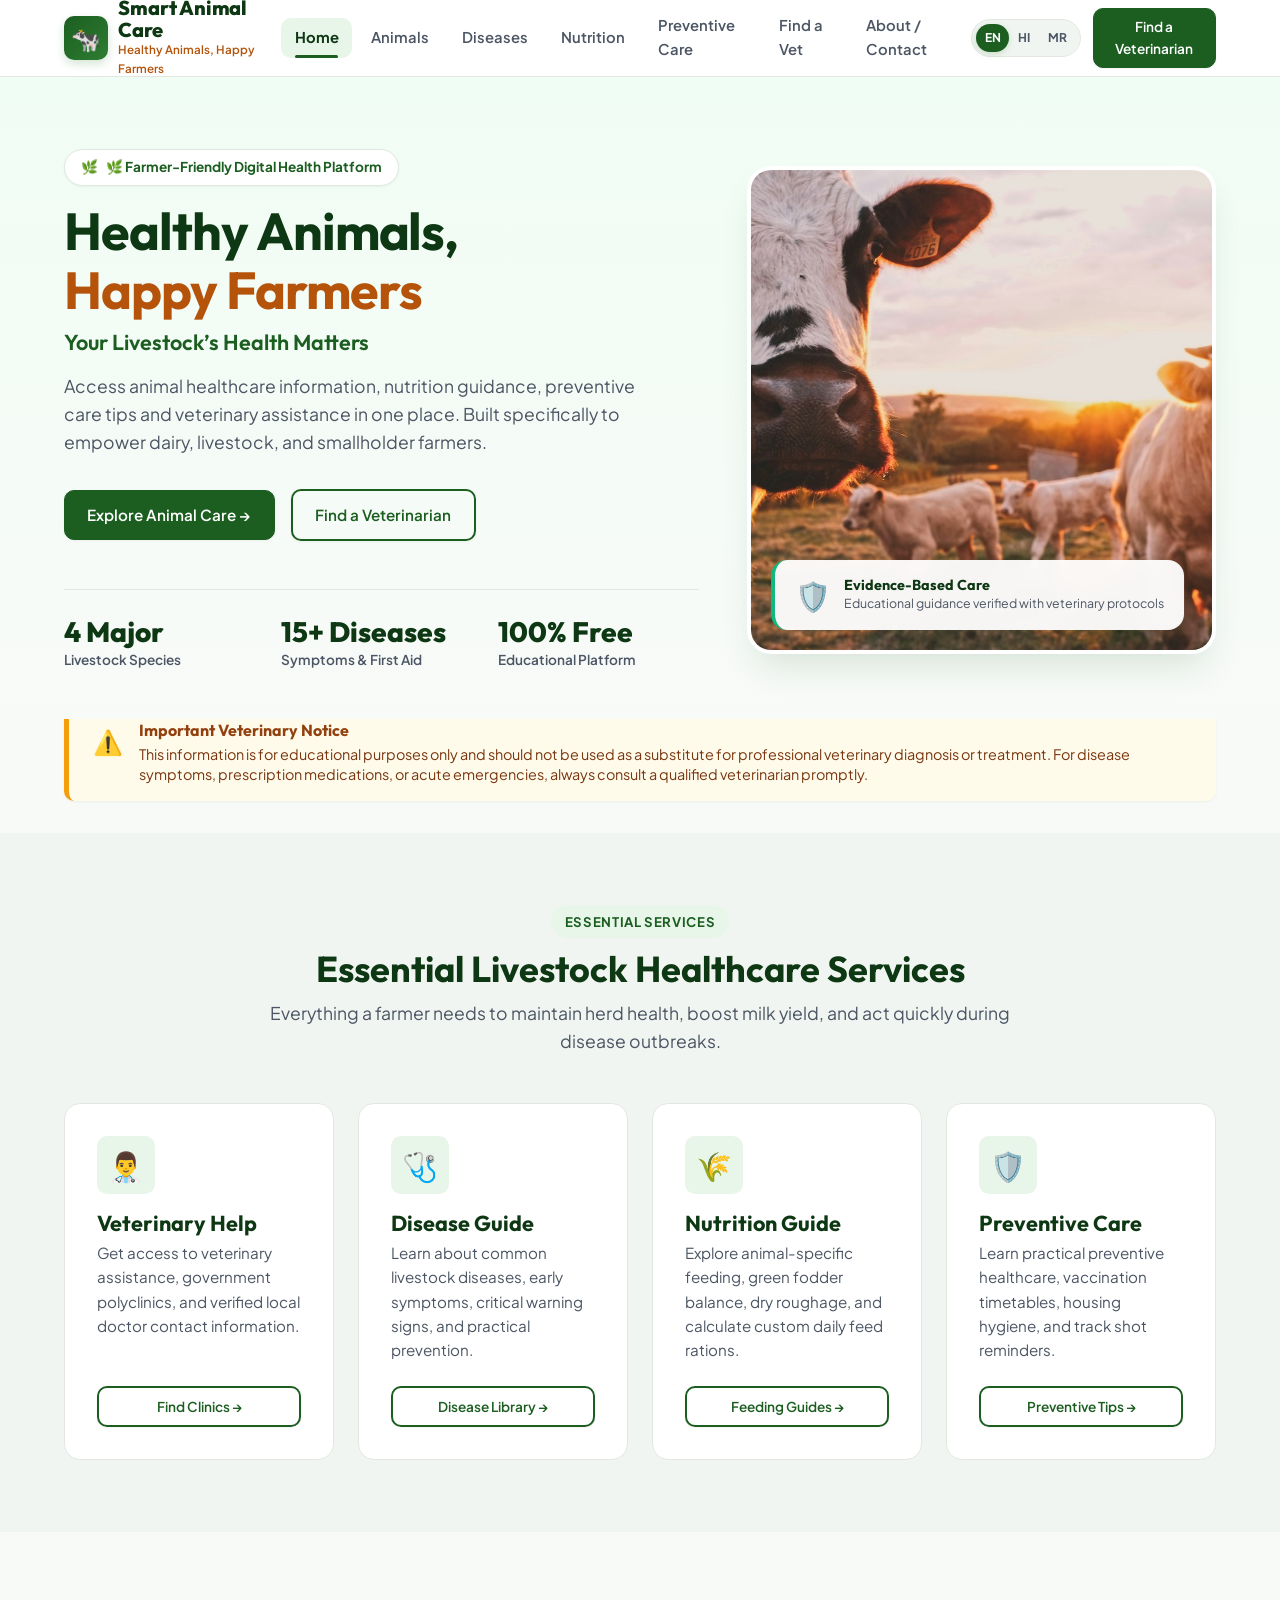
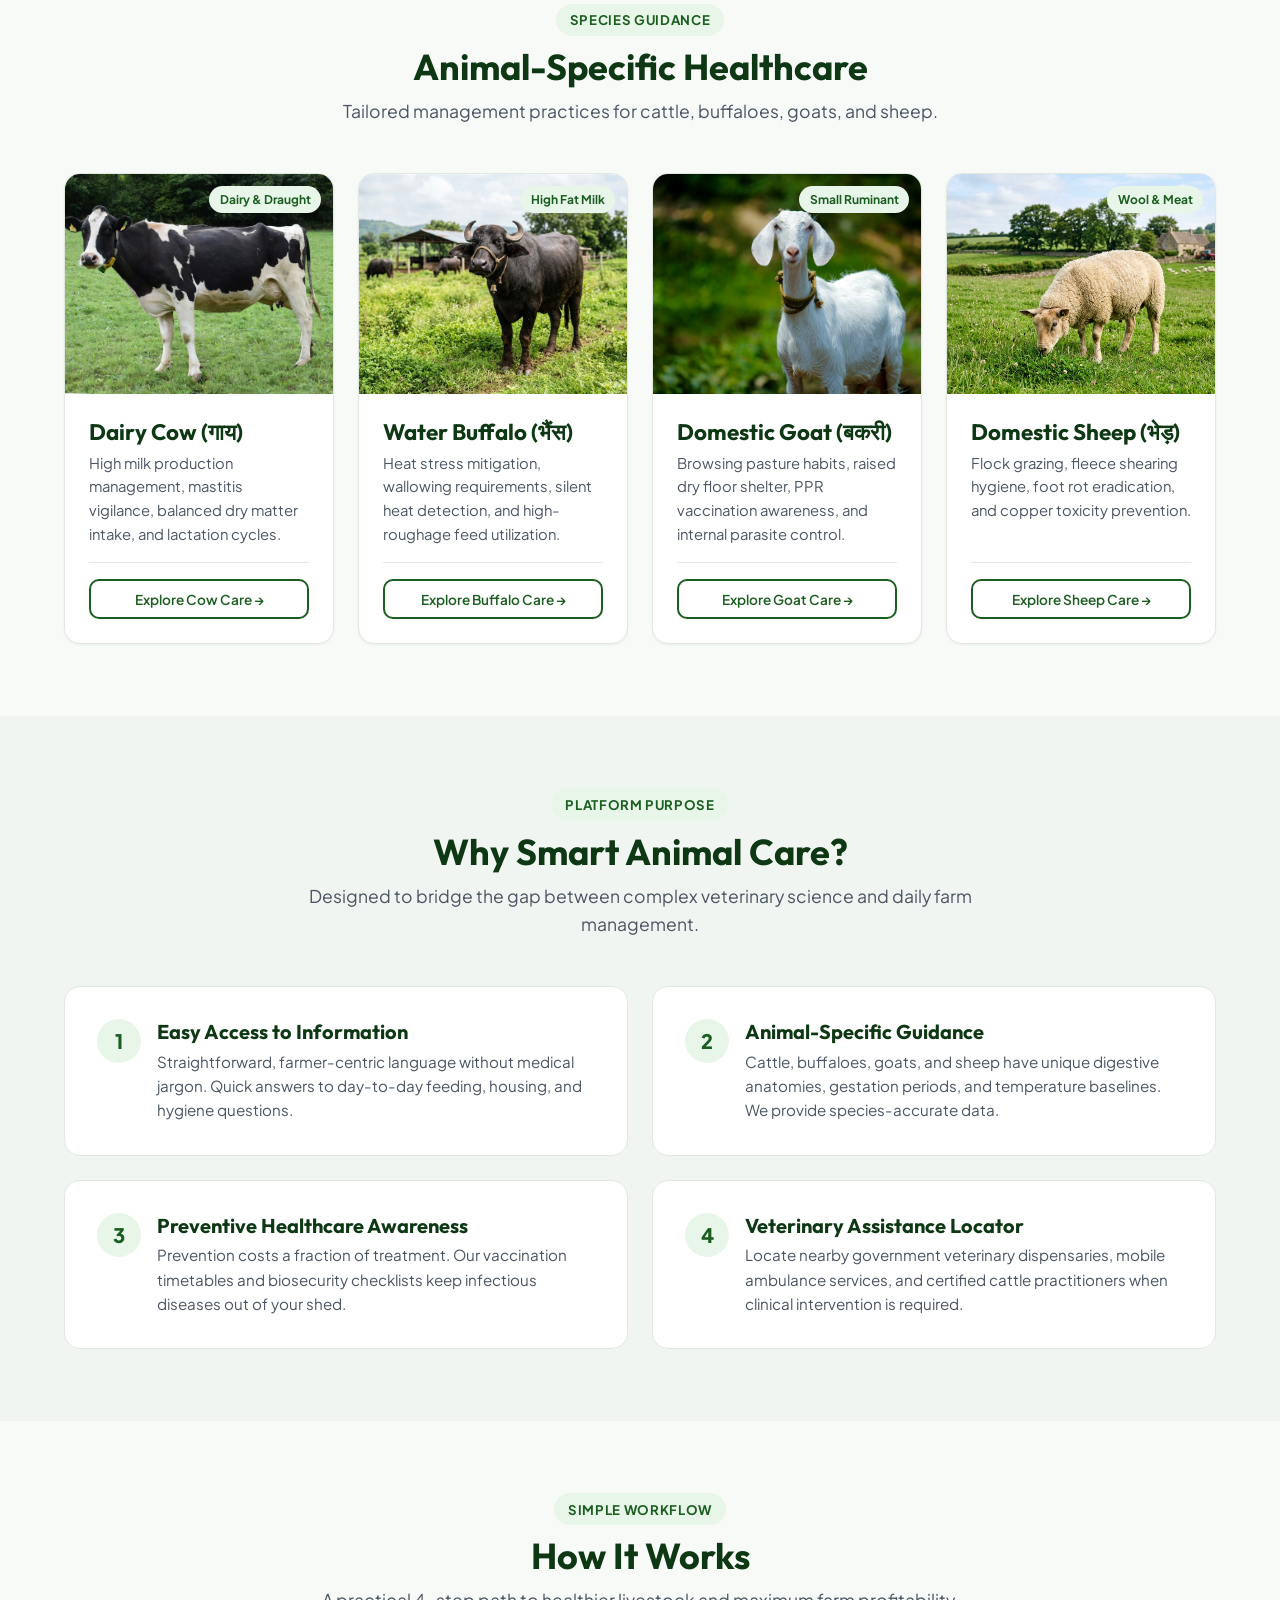
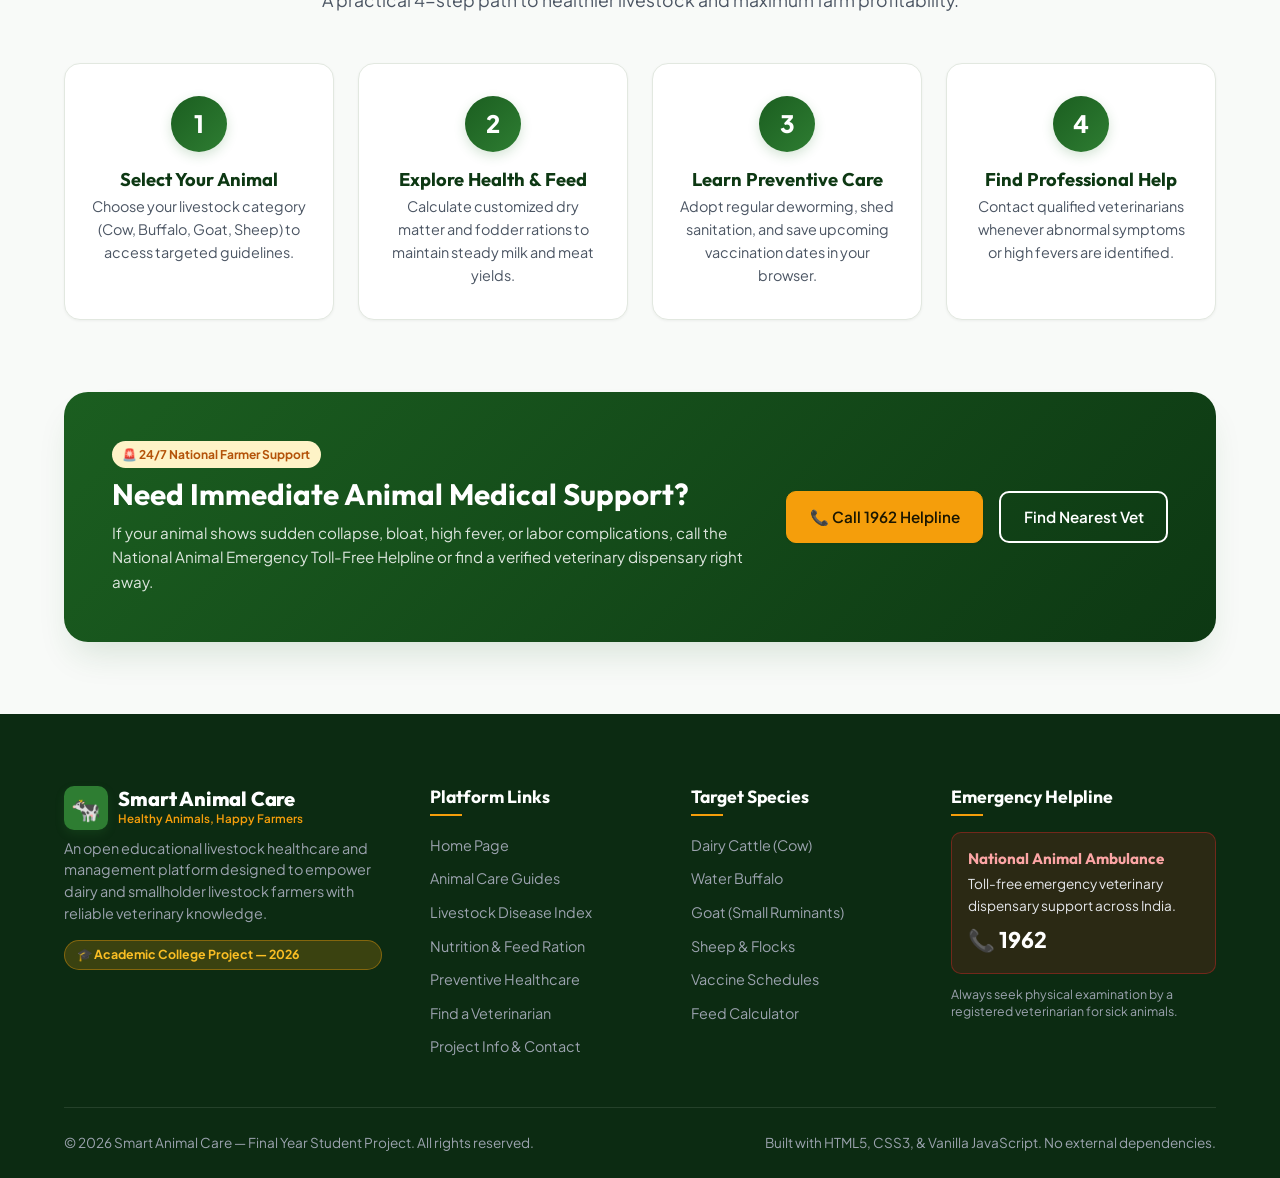
<file: index.html>
<!DOCTYPE html>
<html lang="en">
<head>
  <meta charset="UTF-8">
  <meta name="viewport" content="width=device-width, initial-scale=1.0">
  <meta name="description" content="Smart Animal Care — An animal healthcare information platform designed for farmers and livestock owners. Access cattle care, disease guides, balanced nutrition, and veterinary assistance.">
  <title data-i18n="title-index">Smart Animal Care | Healthy Animals, Happy Farmers</title>
  
  <!-- Google Fonts -->
  <link rel="preconnect" href="https://fonts.googleapis.com">
  <link rel="preconnect" href="https://fonts.gstatic.com" crossorigin>
  <link href="https://fonts.googleapis.com/css2?family=Outfit:wght@400;600;700;800&family=Plus+Jakarta+Sans:wght@400;500;600;700;800&display=swap" rel="stylesheet">
  
  <!-- Main Stylesheet -->
  <link rel="stylesheet" href="css/style.css">
</head>
<body>

  <!-- ========================================================================
       GLOBAL HEADER & NAVIGATION
       ======================================================================== -->
  <header class="site-header">
    <div class="container nav-container">
      <!-- Brand Logo -->
      <a href="index.html" class="brand-logo" aria-label="Smart Animal Care Home">
        <div class="logo-icon" aria-hidden="true">🐄</div>
        <div class="brand-text-wrap">
          <span class="brand-name" data-i18n="brand-name">Smart Animal Care</span>
          <span class="brand-tagline" data-i18n="brand-tagline">Healthy Animals, Happy Farmers</span>
        </div>
      </a>

      <!-- Desktop Navigation Menu -->
      <nav class="nav-menu" aria-label="Main Navigation">
        <a href="index.html" class="nav-link active" data-i18n="nav-home">Home</a>
        <a href="animals.html" class="nav-link" data-i18n="nav-animals">Animals</a>
        <a href="diseases.html" class="nav-link" data-i18n="nav-diseases">Diseases</a>
        <a href="nutrition.html" class="nav-link" data-i18n="nav-nutrition">Nutrition</a>
        <a href="care-tips.html" class="nav-link" data-i18n="nav-care">Preventive Care</a>
        <a href="veterinarians.html" class="nav-link" data-i18n="nav-vet">Find a Vet</a>
        <a href="contact.html" class="nav-link" data-i18n="nav-contact">About / Contact</a>
      </nav>

      <!-- Header Actions: Language & CTA -->
      <div class="header-actions">
        <!-- Language Selector -->
        <div class="lang-selector" aria-label="Select Language">
          <button type="button" class="lang-btn active" data-lang="en" title="English">EN</button>
          <button type="button" class="lang-btn" data-lang="hi" title="हिंदी">HI</button>
          <button type="button" class="lang-btn" data-lang="mr" title="मराठी">MR</button>
        </div>

        <!-- CTA Button -->
        <a href="veterinarians.html" class="btn btn-primary btn-sm nav-cta-btn" data-i18n="cta-find-vet">
          Find a Veterinarian
        </a>

        <!-- Mobile Menu Toggle Button -->
        <button type="button" class="menu-toggle" id="menuToggle" aria-label="Toggle navigation menu">
          <span></span>
          <span></span>
          <span></span>
        </button>
      </div>
    </div>
  </header>

  <!-- Mobile Navigation Drawer -->
  <div class="mobile-nav-backdrop" id="mobileNavBackdrop"></div>
  <aside class="mobile-nav-drawer" id="mobileNavDrawer" aria-label="Mobile Navigation">
    <div class="brand-logo" style="margin-bottom: var(--space-md);">
      <div class="logo-icon">🐄</div>
      <div class="brand-text-wrap">
        <span class="brand-name" data-i18n="brand-name">Smart Animal Care</span>
        <span class="brand-tagline" data-i18n="brand-tagline">Healthy Animals, Happy Farmers</span>
      </div>
    </div>
    <nav class="flex flex-col gap-sm">
      <a href="index.html" class="nav-link mobile-nav-link active" data-i18n="mobile-nav-home">🏠 Home</a>
      <a href="animals.html" class="nav-link mobile-nav-link" data-i18n="mobile-nav-animals">🐄 Animal Care</a>
      <a href="diseases.html" class="nav-link mobile-nav-link" data-i18n="mobile-nav-diseases">🩺 Disease Guide</a>
      <a href="nutrition.html" class="nav-link mobile-nav-link" data-i18n="mobile-nav-nutrition">🌾 Nutrition & Feed</a>
      <a href="care-tips.html" class="nav-link mobile-nav-link" data-i18n="mobile-nav-care">🛡️ Preventive Care</a>
      <a href="veterinarians.html" class="nav-link mobile-nav-link" data-i18n="mobile-nav-vet">👨‍⚕️ Find a Vet</a>
      <a href="contact.html" class="nav-link mobile-nav-link" data-i18n="mobile-nav-contact">📞 About & Contact</a>
    </nav>
    <div style="margin-top: auto; padding-top: var(--space-md); border-top: 1px solid var(--color-border);">
      <a href="veterinarians.html" class="btn btn-primary btn-block" data-i18n="cta-find-vet">Find a Veterinarian</a>
      <p style="font-size: 0.775rem; color: var(--color-text-light); text-align: center; margin-top: 0.5rem;">
        <span data-i18n="mobile-helpline"><span data-i18n="mobile-helpline">National Animal Helpline: <strong>1962</strong></span></span>
      </p>
    </div>
  </aside>

  <!-- ========================================================================
       MAIN CONTENT
       ======================================================================== -->
  <main id="mainContent">

    <!-- 1. HERO SECTION -->
    <section class="hero-section">
      <div class="container hero-grid">
        <div class="hero-content">
          <div class="hero-badge">
            <span>🌿</span> <span data-i18n="hero-badge">Farmer-Friendly Digital Health Platform</span>
          </div>
          <h1 class="hero-title" data-i18n="hero-heading">
            Healthy Animals, <br><span>Happy Farmers</span>
          </h1>
          <h2 class="hero-subheading" data-i18n="hero-subheading">
            Your Livestock’s Health Matters
          </h2>
          <p class="hero-text" data-i18n="hero-text">
            Access animal healthcare information, nutrition guidance, preventive care tips and veterinary assistance in one place. Built specifically to empower dairy, livestock, and smallholder farmers.
          </p>

          <div class="hero-cta-group">
            <a href="animals.html" class="btn btn-primary" data-i18n="explore-care">
              Explore Animal Care &rarr;
            </a>
            <a href="veterinarians.html" class="btn btn-outline" data-i18n="cta-find-vet">
              Find a Veterinarian
            </a>
          </div>

          <!-- Hero Highlights / Stats -->
          <div class="hero-stats-row">
            <div class="stat-item">
              <h3 data-i18n="stat-species-val">4 Major</h3>
              <p data-i18n="stat-species-lbl">Livestock Species</p>
            </div>
            <div class="stat-item">
              <h3 data-i18n="stat-diseases-val">15+ Diseases</h3>
              <p data-i18n="stat-diseases-lbl">Symptoms & First Aid</p>
            </div>
            <div class="stat-item">
              <h3 data-i18n="stat-free-val">100% Free</h3>
              <p data-i18n="stat-free-lbl">Educational Platform</p>
            </div>
          </div>
        </div>

        <!-- Hero Visual Card -->
        <div class="hero-image-card">
          <img src="images/hero-farm.jpg" alt="Indian livestock cattle grazing on a healthy pasture under farmer supervision" loading="lazy">
          <div class="floating-vet-badge">
            <span class="badge-icon">🛡️</span>
            <div>
              <h5 data-i18n="floating-badge-title">Evidence-Based Care</h5>
              <p data-i18n="floating-badge-desc">Educational guidance verified with veterinary protocols</p>
            </div>
          </div>
        </div>
      </div>
    </section>

    <!-- 2. PROMINENT EDUCATIONAL DISCLAIMER BANNER -->
    <div class="container" style="margin-top: -15px;">
      <div class="disclaimer-banner">
        <div class="disclaimer-icon" aria-hidden="true">⚠️</div>
        <div class="disclaimer-text">
          <h4 data-i18n="disclaimer-title">Important Veterinary Notice</h4>
          <p data-i18n="disclaimer-text">
            This information is for educational purposes only and should not be used as a substitute for professional veterinary diagnosis or treatment. For disease symptoms, prescription medications, or acute emergencies, always consult a qualified veterinarian promptly.
          </p>
        </div>
      </div>
    </div>

    <!-- 3. QUICK ACCESS SECTION -->
    <section class="section section-bg-alt">
      <div class="container">
        <div class="section-header">
          <span class="section-tag" data-i18n="qa-tag">Essential Services</span>
          <h2 class="section-title" data-i18n="quick-access-title">Essential Livestock Healthcare Services</h2>
          <p class="section-subtitle" data-i18n="qa-subtitle">Everything a farmer needs to maintain herd health, boost milk yield, and act quickly during disease outbreaks.</p>
        </div>

        <div class="grid grid-4">
          <!-- Card 1: Veterinary Help -->
          <div class="quick-access-card">
            <div class="qa-icon-wrap" aria-hidden="true">👨‍⚕️</div>
            <h3 class="qa-title" data-i18n="qa-vet-title">Veterinary Help</h3>
            <p class="qa-desc" data-i18n="qa-vet-desc">Get access to veterinary assistance, government polyclinics, and verified local doctor contact information.</p>
            <a href="veterinarians.html" class="btn btn-outline btn-sm" data-i18n="qa-vet-btn">Find Clinics &rarr;</a>
          </div>

          <!-- Card 2: Disease Guide -->
          <div class="quick-access-card">
            <div class="qa-icon-wrap" aria-hidden="true">🩺</div>
            <h3 class="qa-title" data-i18n="qa-dis-title">Disease Guide</h3>
            <p class="qa-desc" data-i18n="qa-dis-desc">Learn about common livestock diseases, early symptoms, critical warning signs, and practical prevention.</p>
            <a href="diseases.html" class="btn btn-outline btn-sm" data-i18n="qa-dis-btn">Disease Library &rarr;</a>
          </div>

          <!-- Card 3: Nutrition Guide -->
          <div class="quick-access-card">
            <div class="qa-icon-wrap" aria-hidden="true">🌾</div>
            <h3 class="qa-title" data-i18n="qa-nut-title">Nutrition Guide</h3>
            <p class="qa-desc" data-i18n="qa-nut-desc">Explore animal-specific feeding, green fodder balance, dry roughage, and calculate custom daily feed rations.</p>
            <a href="nutrition.html" class="btn btn-outline btn-sm" data-i18n="qa-nut-btn">Feeding Guides &rarr;</a>
          </div>

          <!-- Card 4: Preventive Care -->
          <div class="quick-access-card">
            <div class="qa-icon-wrap" aria-hidden="true">🛡️</div>
            <h3 class="qa-title" data-i18n="qa-care-title">Preventive Care</h3>
            <p class="qa-desc" data-i18n="qa-care-desc">Learn practical preventive healthcare, vaccination timetables, housing hygiene, and track shot reminders.</p>
            <a href="care-tips.html" class="btn btn-outline btn-sm" data-i18n="qa-care-btn">Preventive Tips &rarr;</a>
          </div>
        </div>
      </div>
    </section>

    <!-- 4. LIVESTOCK SPECIES PREVIEW -->
    <section class="section">
      <div class="container">
        <div class="section-header">
          <span class="section-tag" data-i18n="preview-tag">Species Guidance</span>
          <h2 class="section-title" data-i18n="preview-title">Animal-Specific Healthcare</h2>
          <p class="section-subtitle" data-i18n="preview-subtitle">Tailored management practices for cattle, buffaloes, goats, and sheep.</p>
        </div>

        <div class="grid grid-4">
          <!-- Cow Card -->
          <div class="animal-card">
            <div class="animal-card-img-wrap">
              <img src="images/cow.jpg" alt="Healthy dairy cow" loading="lazy">
              <span class="badge badge-primary animal-card-tag" data-i18n="cow-tag">Dairy & Draught</span>
            </div>
            <div class="animal-card-body">
              <h3 class="animal-title" data-i18n="cow-title">Dairy Cow (गाय)</h3>
              <p class="animal-desc" data-i18n="cow-desc">High milk production management, mastitis vigilance, balanced dry matter intake, and lactation cycles.</p>
              <div class="animal-card-footer">
                <a href="animals.html" class="btn btn-outline btn-sm btn-block" data-i18n="cow-btn">Explore Cow Care &rarr;</a>
              </div>
            </div>
          </div>

          <!-- Buffalo Card -->
          <div class="animal-card">
            <div class="animal-card-img-wrap">
              <img src="images/buffalo.jpg" alt="Water buffalo in countryside" loading="lazy">
              <span class="badge badge-primary animal-card-tag" data-i18n="buffalo-tag">High Fat Milk</span>
            </div>
            <div class="animal-card-body">
              <h3 class="animal-title" data-i18n="buffalo-title">Water Buffalo (भैंस)</h3>
              <p class="animal-desc" data-i18n="buffalo-desc">Heat stress mitigation, wallowing requirements, silent heat detection, and high-roughage feed utilization.</p>
              <div class="animal-card-footer">
                <a href="animals.html" class="btn btn-outline btn-sm btn-block" data-i18n="buffalo-btn">Explore Buffalo Care &rarr;</a>
              </div>
            </div>
          </div>

          <!-- Goat Card -->
          <div class="animal-card">
            <div class="animal-card-img-wrap">
              <img src="images/goat.jpg" alt="Healthy domestic goat" loading="lazy">
              <span class="badge badge-primary animal-card-tag" data-i18n="goat-tag">Small Ruminant</span>
            </div>
            <div class="animal-card-body">
              <h3 class="animal-title" data-i18n="goat-title">Domestic Goat (बकरी)</h3>
              <p class="animal-desc" data-i18n="goat-desc">Browsing pasture habits, raised dry floor shelter, PPR vaccination awareness, and internal parasite control.</p>
              <div class="animal-card-footer">
                <a href="animals.html" class="btn btn-outline btn-sm btn-block" data-i18n="goat-btn">Explore Goat Care &rarr;</a>
              </div>
            </div>
          </div>

          <!-- Sheep Card -->
          <div class="animal-card">
            <div class="animal-card-img-wrap">
              <img src="sheep.jpg" alt="Healthy sheep in green pasture" loading="lazy">
              <span class="badge badge-primary animal-card-tag" data-i18n="sheep-tag">Wool & Meat</span>
            </div>
            <div class="animal-card-body">
              <h3 class="animal-title" data-i18n="sheep-title">Domestic Sheep (भेड़)</h3>
              <p class="animal-desc" data-i18n="sheep-desc">Flock grazing, fleece shearing hygiene, foot rot eradication, and copper toxicity prevention.</p>
              <div class="animal-card-footer">
                <a href="animals.html" class="btn btn-outline btn-sm btn-block" data-i18n="sheep-btn">Explore Sheep Care &rarr;</a>
              </div>
            </div>
          </div>
        </div>
      </div>
    </section>

    <!-- 5. WHY SMART ANIMAL CARE? -->
    <section class="section section-bg-alt">
      <div class="container">
        <div class="section-header">
          <span class="section-tag" data-i18n="why-tag">Platform Purpose</span>
          <h2 class="section-title" data-i18n="why-title">Why Smart Animal Care?</h2>
          <p class="section-subtitle" data-i18n="why-subtitle">Designed to bridge the gap between complex veterinary science and daily farm management.</p>
        </div>

        <div class="grid grid-2">
          <div class="feature-item-card">
            <div class="feature-number">1</div>
            <div>
              <h3 style="font-size: 1.25rem; margin-bottom: 0.35rem; color: var(--color-primary-dark);" data-i18n="feat1-title">Easy Access to Information</h3>
              <p style="color: var(--color-text-muted); font-size: 0.95rem;" data-i18n="feat1-desc">Straightforward, farmer-centric language without medical jargon. Quick answers to day-to-day feeding, housing, and hygiene questions.</p>
            </div>
          </div>

          <div class="feature-item-card">
            <div class="feature-number">2</div>
            <div>
              <h3 style="font-size: 1.25rem; margin-bottom: 0.35rem; color: var(--color-primary-dark);" data-i18n="feat2-title">Animal-Specific Guidance</h3>
              <p style="color: var(--color-text-muted); font-size: 0.95rem;" data-i18n="feat2-desc">Cattle, buffaloes, goats, and sheep have unique digestive anatomies, gestation periods, and temperature baselines. We provide species-accurate data.</p>
            </div>
          </div>

          <div class="feature-item-card">
            <div class="feature-number">3</div>
            <div>
              <h3 style="font-size: 1.25rem; margin-bottom: 0.35rem; color: var(--color-primary-dark);" data-i18n="feat3-title">Preventive Healthcare Awareness</h3>
              <p style="color: var(--color-text-muted); font-size: 0.95rem;" data-i18n="feat3-desc">Prevention costs a fraction of treatment. Our vaccination timetables and biosecurity checklists keep infectious diseases out of your shed.</p>
            </div>
          </div>

          <div class="feature-item-card">
            <div class="feature-number">4</div>
            <div>
              <h3 style="font-size: 1.25rem; margin-bottom: 0.35rem; color: var(--color-primary-dark);" data-i18n="feat4-title">Veterinary Assistance Locator</h3>
              <p style="color: var(--color-text-muted); font-size: 0.95rem;" data-i18n="feat4-desc">Locate nearby government veterinary dispensaries, mobile ambulance services, and certified cattle practitioners when clinical intervention is required.</p>
            </div>
          </div>
        </div>
      </div>
    </section>

    <!-- 6. HOW IT WORKS -->
    <section class="section">
      <div class="container">
        <div class="section-header">
          <span class="section-tag" data-i18n="steps-tag">Simple Workflow</span>
          <h2 class="section-title" data-i18n="steps-title">How It Works</h2>
          <p class="section-subtitle" data-i18n="steps-subtitle">A practical 4-step path to healthier livestock and maximum farm profitability.</p>
        </div>

        <div class="steps-grid">
          <div class="step-card">
            <div class="step-circle">1</div>
            <h3 class="step-title" data-i18n="step1-title">Select Your Animal</h3>
            <p class="step-desc" data-i18n="step1-desc">Choose your livestock category (Cow, Buffalo, Goat, Sheep) to access targeted guidelines.</p>
          </div>

          <div class="step-card">
            <div class="step-circle">2</div>
            <h3 class="step-title" data-i18n="step2-title">Explore Health & Feed</h3>
            <p class="step-desc" data-i18n="step2-desc">Calculate customized dry matter and fodder rations to maintain steady milk and meat yields.</p>
          </div>

          <div class="step-card">
            <div class="step-circle">3</div>
            <h3 class="step-title" data-i18n="step3-title">Learn Preventive Care</h3>
            <p class="step-desc" data-i18n="step3-desc">Adopt regular deworming, shed sanitation, and save upcoming vaccination dates in your browser.</p>
          </div>

          <div class="step-card">
            <div class="step-circle">4</div>
            <h3 class="step-title" data-i18n="step4-title">Find Professional Help</h3>
            <p class="step-desc" data-i18n="step4-desc">Contact qualified veterinarians whenever abnormal symptoms or high fevers are identified.</p>
          </div>
        </div>
      </div>
    </section>

    <!-- 7. EMERGENCY CALLOUT BANNER -->
    <section class="section" style="padding-top: 0;">
      <div class="container">
        <div style="background: linear-gradient(135deg, #1b5e20, #0d3813); border-radius: var(--radius-xl); padding: var(--space-2xl); color: #ffffff; display: flex; align-items: center; justify-content: space-between; flex-wrap: wrap; gap: var(--space-lg); box-shadow: var(--shadow-xl);">
          <div style="max-width: 650px;">
            <span class="badge badge-warning" style="margin-bottom: var(--space-sm);" data-i18n="emergency-tag">🚨 24/7 National Farmer Support</span>
            <h3 style="color: #ffffff; font-size: 1.85rem; margin-bottom: 0.5rem;" data-i18n="emergency-title">Need Immediate Animal Medical Support?</h3>
            <p style="color: rgba(255,255,255,0.85); font-size: 0.95rem;" data-i18n="emergency-desc">If your animal shows sudden collapse, bloat, high fever, or labor complications, call the National Animal Emergency Toll-Free Helpline or find a verified veterinary dispensary right away.</p>
          </div>
          <div style="display: flex; gap: var(--space-md); flex-wrap: wrap;">
            <a href="tel:1962" class="btn btn-secondary" data-i18n="emergency-btn-call">📞 Call 1962 Helpline</a>
            <a href="veterinarians.html" class="btn btn-outline" style="border-color: #ffffff; color: #ffffff;" data-i18n="emergency-btn-find">Find Nearest Vet</a>
          </div>
        </div>
      </div>
    </section>

  </main>

  <!-- ========================================================================
       GLOBAL FOOTER
       ======================================================================== -->
  <footer class="site-footer">
    <div class="container">
      <div class="footer-top-grid">
        <!-- Brand Info -->
        <div class="footer-brand">
          <div class="brand-logo" style="margin-bottom: 0.5rem;">
            <div class="logo-icon" style="background: var(--color-primary-light);">🐄</div>
            <div class="brand-text-wrap">
              <span class="brand-name" data-i18n="brand-name">Smart Animal Care</span>
              <span class="brand-tagline" data-i18n="brand-tagline">Healthy Animals, Happy Farmers</span>
            </div>
          </div>
          <p class="footer-desc" data-i18n="footer-desc">An open educational livestock healthcare and management platform designed to empower dairy and smallholder livestock farmers with reliable veterinary knowledge.</p>
          <div class="student-project-pill" data-i18n="footer-project-pill">🎓 Academic College Project — 2026</div>
        </div>

        <!-- Quick Links -->
        <div>
          <h4 class="footer-heading" data-i18n="footer-heading-links">Platform Links</h4>
          <ul class="footer-links">
            <li><a href="index.html" data-i18n="footer-link-home">Home Page</a></li>
            <li><a href="animals.html" data-i18n="footer-link-animals">Animal Care Guides</a></li>
            <li><a href="diseases.html" data-i18n="footer-link-diseases">Livestock Disease Index</a></li>
            <li><a href="nutrition.html" data-i18n="footer-link-nutrition">Nutrition & Feed Ration</a></li>
            <li><a href="care-tips.html" data-i18n="footer-link-care">Preventive Healthcare</a></li>
            <li><a href="veterinarians.html" data-i18n="footer-link-vet">Find a Veterinarian</a></li>
            <li><a href="contact.html" data-i18n="footer-link-contact">Project Info & Contact</a></li>
          </ul>
        </div>

        <!-- Animal Species -->
        <div>
          <h4 class="footer-heading" data-i18n="footer-heading-species">Target Species</h4>
          <ul class="footer-links">
            <li><a href="animals.html" data-i18n="footer-species-cow">Dairy Cattle (Cow)</a></li>
            <li><a href="animals.html" data-i18n="footer-species-buffalo">Water Buffalo</a></li>
            <li><a href="animals.html" data-i18n="footer-species-goat">Goat (Small Ruminants)</a></li>
            <li><a href="animals.html" data-i18n="footer-species-sheep">Sheep & Flocks</a></li>
            <li><a href="care-tips.html" data-i18n="footer-species-vaccines">Vaccine Schedules</a></li>
            <li><a href="nutrition.html" data-i18n="footer-species-calculator">Feed Calculator</a></li>
          </ul>
        </div>

        <!-- Emergency / Helpline -->
        <div>
          <h4 class="footer-heading" data-i18n="footer-heading-helpline">Emergency Helpline</h4>
          <div class="footer-emergency-box">
            <h5 data-i18n="footer-helpline-title">National Animal Ambulance</h5>
            <p data-i18n="footer-helpline-desc">Toll-free emergency veterinary dispensary support across India.</p>
            <a href="tel:1962" class="phone-number">📞 1962</a>
          </div>
          <p style="font-size: 0.775rem; color: #9ca3af; margin-top: 0.75rem; line-height: 1.4;">
            <span data-i18n="footer-disclaimer-note"><span data-i18n="footer-disclaimer-note">Always seek physical examination by a registered veterinarian for sick animals.</span></span>
          </p>
        </div>
      </div>

      <!-- Bottom Bar -->
      <div class="footer-bottom">
        <p data-i18n="footer-copyright">&copy; 2026 Smart Animal Care — Final Year Student Project. All rights reserved.</p>
        <p data-i18n="footer-tech-stack">Built with HTML5, CSS3, & Vanilla JavaScript. No external dependencies.</p>
      </div>
    </div>
  </footer>

  <!-- Back to Top Button -->
  <button type="button" class="back-to-top" id="backToTop" aria-label="Scroll back to top">
    ↑
  </button>

  <!-- Global Script -->
  <script src="js/translations.js" defer></script>
  <script src="js/script.js" defer></script>
</body>
</html>
</file>
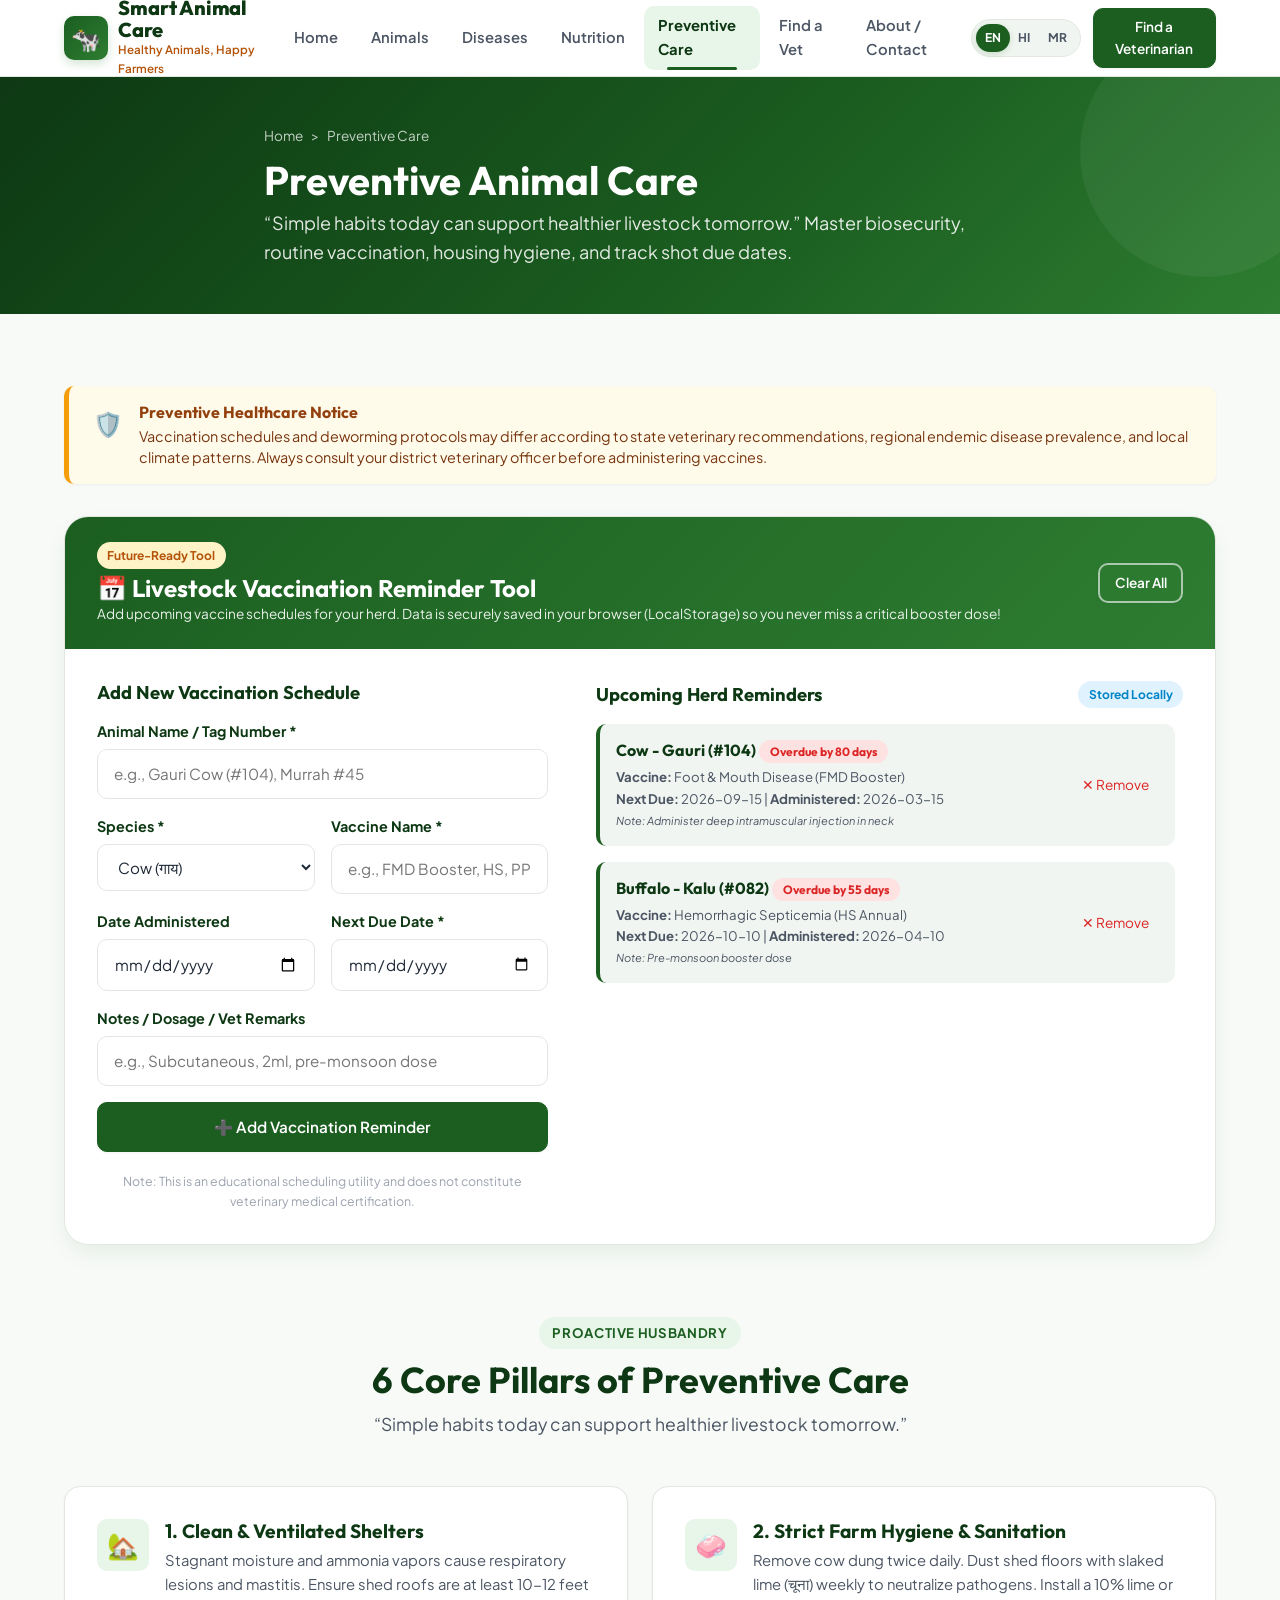
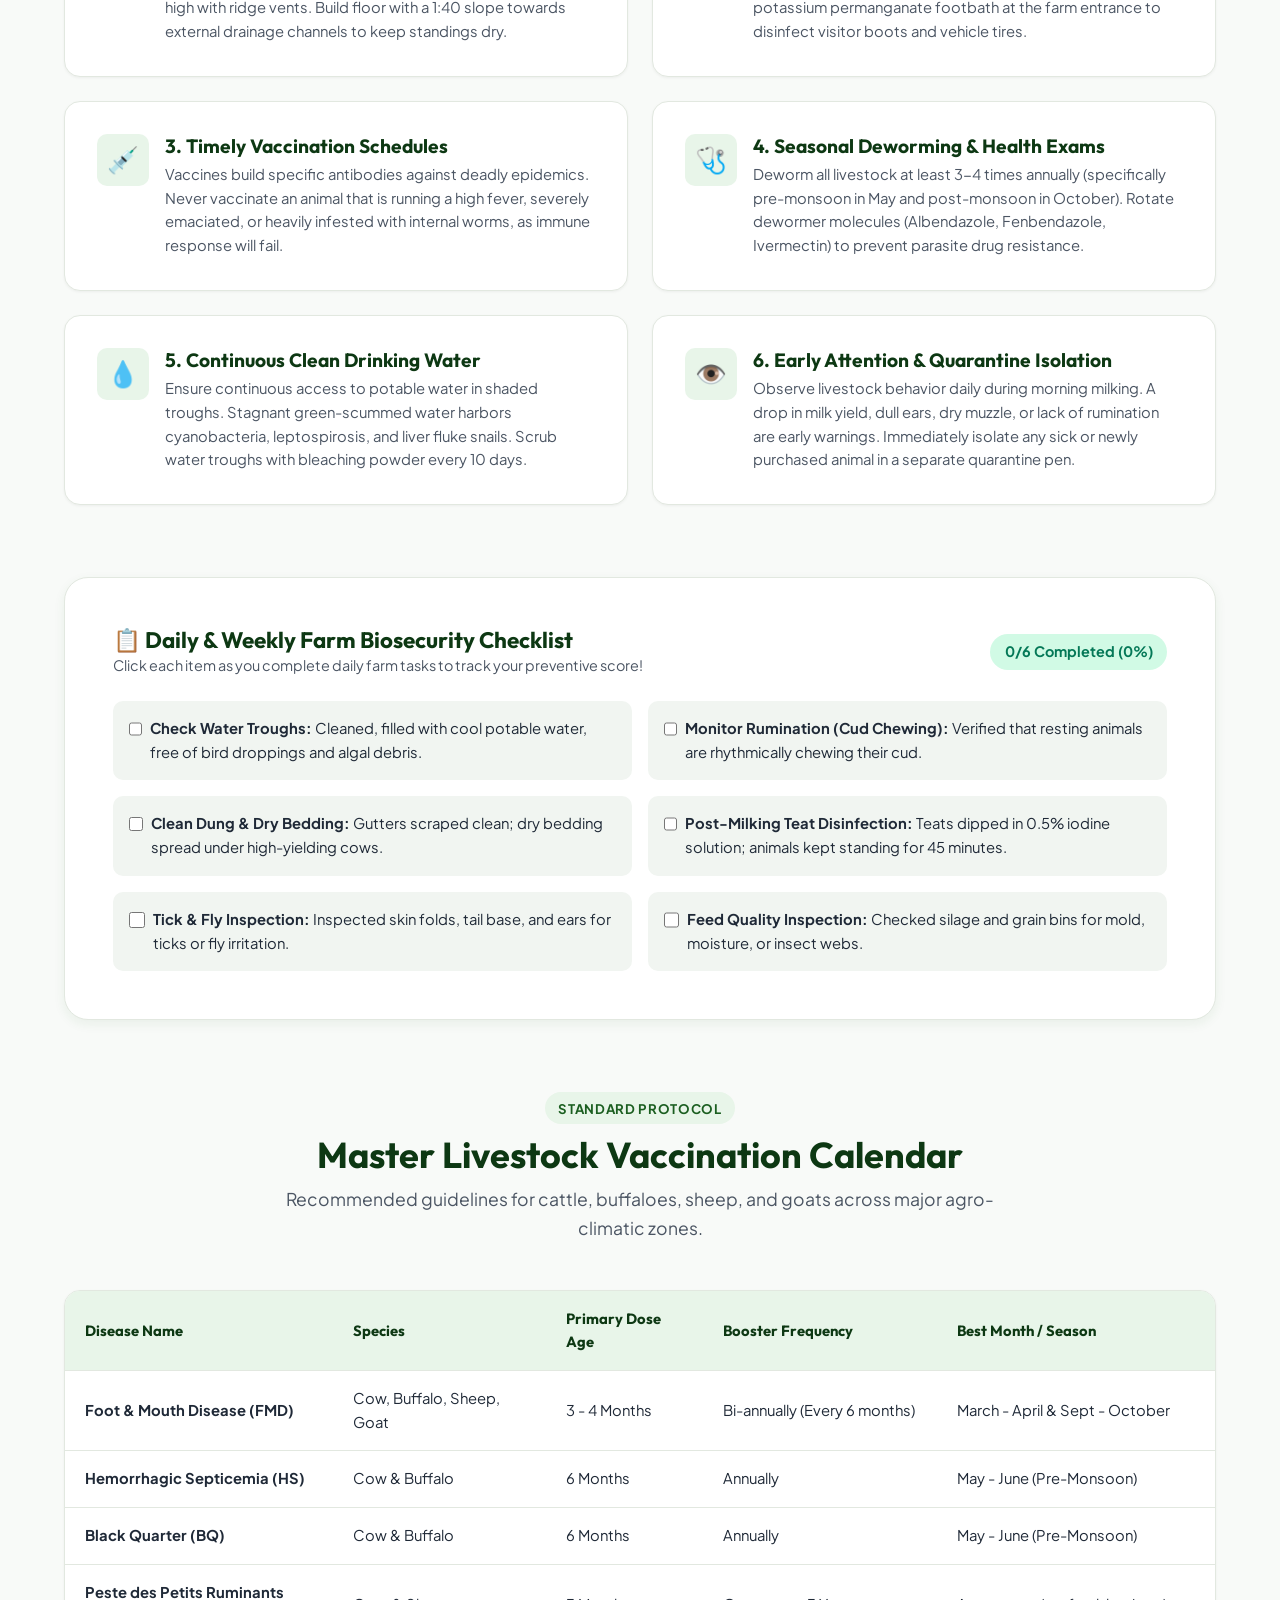
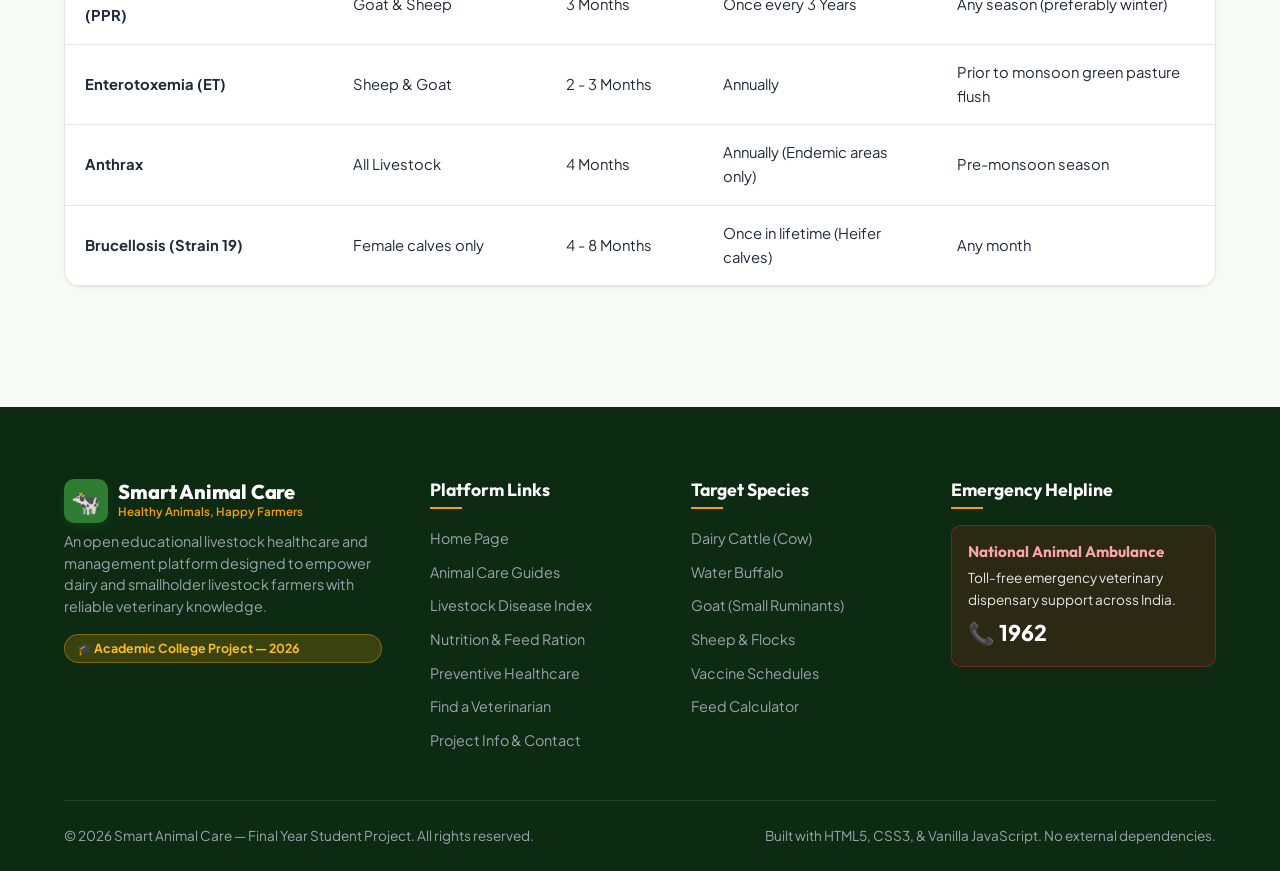
<file: care-tips.html>
<!DOCTYPE html>
<html lang="en">
<head>
  <meta charset="UTF-8">
  <meta name="viewport" content="width=device-width, initial-scale=1.0">
  <meta name="description" content="Preventive Animal Care — Shed hygiene, vaccination schedules, seasonal deworming, interactive daily checklist, and localStorage vaccination reminder tool on Smart Animal Care.">
  <title data-i18n="title-care">Preventive Animal Care & Reminders | Smart Animal Care</title>
  
  <!-- Google Fonts -->
  <link rel="preconnect" href="https://fonts.googleapis.com">
  <link rel="preconnect" href="https://fonts.gstatic.com" crossorigin>
  <link href="https://fonts.googleapis.com/css2?family=Outfit:wght@400;600;700;800&family=Plus+Jakarta+Sans:wght@400;500;600;700;800&display=swap" rel="stylesheet">
  
  <!-- Main Stylesheet -->
  <link rel="stylesheet" href="css/style.css">
</head>
<body>

  <!-- ========================================================================
       GLOBAL HEADER & NAVIGATION
       ======================================================================== -->
  <header class="site-header">
    <div class="container nav-container">
      <a href="index.html" class="brand-logo" aria-label="Smart Animal Care Home">
        <div class="logo-icon" aria-hidden="true">🐄</div>
        <div class="brand-text-wrap">
          <span class="brand-name" data-i18n="brand-name">Smart Animal Care</span>
          <span class="brand-tagline" data-i18n="brand-tagline">Healthy Animals, Happy Farmers</span>
        </div>
      </a>

      <nav class="nav-menu" aria-label="Main Navigation">
        <a href="index.html" class="nav-link" data-i18n="nav-home">Home</a>
        <a href="animals.html" class="nav-link" data-i18n="nav-animals">Animals</a>
        <a href="diseases.html" class="nav-link" data-i18n="nav-diseases">Diseases</a>
        <a href="nutrition.html" class="nav-link" data-i18n="nav-nutrition">Nutrition</a>
        <a href="care-tips.html" class="nav-link active" data-i18n="nav-care">Preventive Care</a>
        <a href="veterinarians.html" class="nav-link" data-i18n="nav-vet">Find a Vet</a>
        <a href="contact.html" class="nav-link" data-i18n="nav-contact">About / Contact</a>
      </nav>

      <div class="header-actions">
        <div class="lang-selector" aria-label="Select Language">
          <button type="button" class="lang-btn active" data-lang="en">EN</button>
          <button type="button" class="lang-btn" data-lang="hi">HI</button>
          <button type="button" class="lang-btn" data-lang="mr">MR</button>
        </div>
        <a href="veterinarians.html" class="btn btn-primary btn-sm nav-cta-btn" data-i18n="cta-find-vet">
          Find a Veterinarian
        </a>
        <button type="button" class="menu-toggle" id="menuToggle" aria-label="Toggle navigation menu">
          <span></span><span></span><span></span>
        </button>
      </div>
    </div>
  </header>

  <!-- Mobile Navigation Drawer -->
  <div class="mobile-nav-backdrop" id="mobileNavBackdrop"></div>
  <aside class="mobile-nav-drawer" id="mobileNavDrawer">
    <div class="brand-logo" style="margin-bottom: var(--space-md);">
      <div class="logo-icon">🐄</div>
      <div class="brand-text-wrap">
        <span class="brand-name" data-i18n="brand-name">Smart Animal Care</span>
        <span class="brand-tagline" data-i18n="brand-tagline">Healthy Animals, Happy Farmers</span>
      </div>
    </div>
    <nav class="flex flex-col gap-sm">
      <a href="index.html" class="nav-link mobile-nav-link" data-i18n="mobile-nav-home">🏠 Home</a>
      <a href="animals.html" class="nav-link mobile-nav-link" data-i18n="mobile-nav-animals">🐄 Animal Care</a>
      <a href="diseases.html" class="nav-link mobile-nav-link" data-i18n="mobile-nav-diseases">🩺 Disease Guide</a>
      <a href="nutrition.html" class="nav-link mobile-nav-link" data-i18n="mobile-nav-nutrition">🌾 Nutrition & Feed</a>
      <a href="care-tips.html" class="nav-link mobile-nav-link active" data-i18n="mobile-nav-care">🛡️ Preventive Care</a>
      <a href="veterinarians.html" class="nav-link mobile-nav-link" data-i18n="mobile-nav-vet">👨‍⚕️ Find a Vet</a>
      <a href="contact.html" class="nav-link mobile-nav-link" data-i18n="mobile-nav-contact">📞 About & Contact</a>
    </nav>
    <div style="margin-top: auto; padding-top: var(--space-md); border-top: 1px solid var(--color-border);">
      <a href="veterinarians.html" class="btn btn-primary btn-block" data-i18n="cta-find-vet">Find a Veterinarian</a>
    </div>
  </aside>

  <!-- ========================================================================
       PAGE BANNER
       ======================================================================== -->
  <div class="page-banner">
    <div class="container banner-content">
      <div class="breadcrumbs">
        <a href="index.html" data-i18n="crumb-home">Home</a> &gt; <span data-i18n="crumb-care">Preventive Care</span>
      </div>
      <h1 class="page-banner-title" data-i18n="care-banner-title">Preventive Animal Care</h1>
      <p class="page-banner-subtitle" data-i18n="care-banner-subtitle">“Simple habits today can support healthier livestock tomorrow.” Master biosecurity, routine vaccination, housing hygiene, and track shot due dates.</p>
    </div>
  </div>

  <!-- ========================================================================
       MAIN SECTION
       ======================================================================== -->
  <main class="section">
    <div class="container">

      <!-- Disclaimer Banner -->
      <div class="disclaimer-banner">
        <div class="disclaimer-icon" aria-hidden="true">🛡️</div>
        <div class="disclaimer-text">
          <h4 data-i18n="care-disc-title">Preventive Healthcare Notice</h4>
          <p data-i18n="care-disc-text">Vaccination schedules and deworming protocols may differ according to state veterinary recommendations, regional endemic disease prevalence, and local climate patterns. Always consult your district veterinary officer before administering vaccines.</p>
        </div>
      </div>

      <!-- VACCINATION REMINDER SYSTEM (LocalStorage Feature #14) -->
      <section class="reminder-tool-wrapper">
        <div class="reminder-header-bar">
          <div>
            <span class="badge badge-warning" style="margin-bottom: 0.25rem;" data-i18n="rem-tool-badge">Future-Ready Tool</span>
            <h2 style="font-size: 1.5rem; color: #ffffff;" data-i18n="rem-tool-title">📅 Livestock Vaccination Reminder Tool</h2>
            <p style="font-size: 0.85rem; color: rgba(255,255,255,0.9);" data-i18n="rem-tool-sub">Add upcoming vaccine schedules for your herd. Data is securely saved in your browser (LocalStorage) so you never miss a critical booster dose!</p>
          </div>
          <button type="button" id="clearRemindersBtn" class="btn btn-sm btn-outline" style="border-color: rgba(255,255,255,0.6); color: #ffffff;" data-i18n="rem-btn-clear">Clear All</button>
        </div>

        <div class="reminder-body">
          <!-- Form Pane -->
          <div>
            <h3 style="font-size: 1.15rem; color: var(--color-primary-dark); margin-bottom: var(--space-md);" data-i18n="rem-form-title">Add New Vaccination Schedule</h3>
            <form id="reminderForm" class="reminder-form">
              <div class="form-group">
                <label for="remTag" data-i18n="rem-lbl-tag">Animal Name / Tag Number *</label>
                <input type="text" id="remTag" class="form-control" placeholder="e.g., Gauri Cow (#104), Murrah #45" data-i18n-placeholder="rem-ph-tag" required>
              </div>

              <div style="display: grid; grid-template-columns: 1fr 1fr; gap: var(--space-md);">
                <div class="form-group">
                  <label for="remAnimal" data-i18n="rem-lbl-animal">Species *</label>
                  <select id="remAnimal" class="form-control" required>
                    <option value="Cow" data-i18n="rem-opt-cow">Cow (गाय)</option>
                    <option value="Buffalo" data-i18n="rem-opt-buffalo">Buffalo (भैंस)</option>
                    <option value="Goat" data-i18n="rem-opt-goat">Goat (बकरी)</option>
                    <option value="Sheep" data-i18n="rem-opt-sheep">Sheep (भेड़)</option>
                  </select>
                </div>

                <div class="form-group">
                  <label for="remVaccine" data-i18n="rem-lbl-vaccine">Vaccine Name *</label>
                  <input type="text" id="remVaccine" class="form-control" placeholder="e.g., FMD Booster, HS, PPR" data-i18n-placeholder="rem-ph-vaccine" required>
                </div>
              </div>

              <div style="display: grid; grid-template-columns: 1fr 1fr; gap: var(--space-md);">
                <div class="form-group">
                  <label for="remDateGiven" data-i18n="rem-lbl-date-given">Date Administered</label>
                  <input type="date" id="remDateGiven" class="form-control">
                </div>

                <div class="form-group">
                  <label for="remDueDate" data-i18n="rem-lbl-due-date">Next Due Date *</label>
                  <input type="date" id="remDueDate" class="form-control" required>
                </div>
              </div>

              <div class="form-group">
                <label for="remNotes" data-i18n="rem-lbl-notes">Notes / Dosage / Vet Remarks</label>
                <input type="text" id="remNotes" class="form-control" placeholder="e.g., Subcutaneous, 2ml, pre-monsoon dose" data-i18n-placeholder="rem-ph-notes">
              </div>

              <button type="submit" class="btn btn-primary btn-block" data-i18n="rem-btn-submit">➕ Add Vaccination Reminder</button>

              <p style="font-size: 0.775rem; color: var(--color-text-light); text-align: center; margin-top: 0.25rem;" data-i18n="rem-form-note"><em data-i18n="rem-form-note">Note: This is an educational scheduling utility and does not constitute veterinary medical certification.</em></p>
            </form>
          </div>

          <!-- Saved Reminders List Pane -->
          <div>
            <div style="display: flex; justify-content: space-between; align-items: center; margin-bottom: var(--space-md);">
              <h3 style="font-size: 1.15rem; color: var(--color-primary-dark);" data-i18n="rem-list-title">Upcoming Herd Reminders</h3>
              <span class="badge badge-info" data-i18n="rem-badge-storage">Stored Locally</span>
            </div>

            <div class="reminders-list-pane" id="remindersListContainer">
              <!-- Dynamically populated via script.js -->
            </div>

            <div id="remindersEmptyState" class="no-results-box" style="display: none; padding: var(--space-xl);">
              <div class="no-results-icon">📋</div>
              <h4 data-i18n="rem-empty-title">No Active Reminders</h4>
              <p class="text-muted" style="font-size: 0.85rem;" data-i18n="rem-empty-desc">Use the form on the left to schedule your livestock vaccines.</p>
            </div>
          </div>
        </div>
      </section>

      <!-- 6 PILLARS OF PREVENTIVE ANIMAL CARE -->
      <div class="section-header" style="margin-top: var(--space-3xl);">
        <span class="section-tag" data-i18n="pillars-tag">Proactive Husbandry</span>
        <h2 class="section-title" data-i18n="pillars-title">6 Core Pillars of Preventive Care</h2>
        <p class="section-subtitle" data-i18n="pillars-subtitle">“Simple habits today can support healthier livestock tomorrow.”</p>
      </div>

      <div class="checklist-container">
        <!-- 1. Clean Shelters -->
        <div class="check-item-card">
          <div class="check-item-icon">🏡</div>
          <div class="check-item-content">
            <h4 data-i18n="care-p1-title">1. Clean & Ventilated Shelters</h4>
            <p data-i18n="care-p1-desc">
              Stagnant moisture and ammonia vapors cause respiratory lesions and mastitis. Ensure shed roofs are at least 10-12 feet high with ridge vents. Build floor with a 1:40 slope towards external drainage channels to keep standings dry.
            </p>
          </div>
        </div>

        <!-- 2. Hygiene & Sanitation -->
        <div class="check-item-card">
          <div class="check-item-icon">🧼</div>
          <div class="check-item-content">
            <h4 data-i18n="care-p2-title">2. Strict Farm Hygiene & Sanitation</h4>
            <p data-i18n="care-p2-desc">
              Remove cow dung twice daily. Dust shed floors with slaked lime (चूना) weekly to neutralize pathogens. Install a 10% lime or potassium permanganate footbath at the farm entrance to disinfect visitor boots and vehicle tires.
            </p>
          </div>
        </div>

        <!-- 3. Vaccination Awareness -->
        <div class="check-item-card">
          <div class="check-item-icon">💉</div>
          <div class="check-item-content">
            <h4 data-i18n="care-p3-title">3. Timely Vaccination Schedules</h4>
            <p data-i18n="care-p3-desc">
              Vaccines build specific antibodies against deadly epidemics. Never vaccinate an animal that is running a high fever, severely emaciated, or heavily infested with internal worms, as immune response will fail.
            </p>
          </div>
        </div>

        <!-- 4. Routine Checkups & Deworming -->
        <div class="check-item-card">
          <div class="check-item-icon">🩺</div>
          <div class="check-item-content">
            <h4 data-i18n="care-p4-title">4. Seasonal Deworming & Health Exams</h4>
            <p data-i18n="care-p4-desc">
              Deworm all livestock at least 3-4 times annually (specifically pre-monsoon in May and post-monsoon in October). Rotate dewormer molecules (Albendazole, Fenbendazole, Ivermectin) to prevent parasite drug resistance.
            </p>
          </div>
        </div>

        <!-- 5. Clean Drinking Water -->
        <div class="check-item-card">
          <div class="check-item-icon">💧</div>
          <div class="check-item-content">
            <h4 data-i18n="care-p5-title">5. Continuous Clean Drinking Water</h4>
            <p data-i18n="care-p5-desc">
              Ensure continuous access to potable water in shaded troughs. Stagnant green-scummed water harbors cyanobacteria, leptospirosis, and liver fluke snails. Scrub water troughs with bleaching powder every 10 days.
            </p>
          </div>
        </div>

        <!-- 6. Early Attention & Isolation -->
        <div class="check-item-card">
          <div class="check-item-icon">👁️</div>
          <div class="check-item-content">
            <h4 data-i18n="care-p6-title">6. Early Attention & Quarantine Isolation</h4>
            <p data-i18n="care-p6-desc">
              Observe livestock behavior daily during morning milking. A drop in milk yield, dull ears, dry muzzle, or lack of rumination are early warnings. Immediately isolate any sick or newly purchased animal in a separate quarantine pen.
            </p>
          </div>
        </div>
      </div>

      <!-- INTERACTIVE PREVENTIVE CHECKLIST -->
      <section style="background: var(--color-surface); border: 1px solid var(--color-border); border-radius: var(--radius-xl); padding: var(--space-2xl); margin-bottom: var(--space-3xl); box-shadow: var(--shadow-md);">
        <div style="display: flex; justify-content: space-between; align-items: center; flex-wrap: wrap; margin-bottom: var(--space-lg);">
          <div>
            <h3 style="font-size: 1.4rem; color: var(--color-primary-dark);" data-i18n="care-chk-title">
              📋 Daily & Weekly Farm Biosecurity Checklist
            </h3>
            <p class="text-muted" style="font-size: 0.9rem;" data-i18n="care-chk-sub">
              Click each item as you complete daily farm tasks to track your preventive score!
            </p>
          </div>
          <span class="badge badge-success" id="checklistProgressBadge" style="font-size: 0.9rem; padding: 0.4rem 0.9rem;">
            0/6 Completed (0%)
          </span>
        </div>

        <div class="grid grid-2" style="gap: var(--space-md);">
          <label style="display: flex; gap: var(--space-sm); align-items: flex-start; cursor: pointer; background: var(--color-surface-alt); padding: var(--space-md); border-radius: var(--radius-md);">
            <input type="checkbox" class="checklist-checkbox" style="width: 20px; height: 20px; margin-top: 2px; accent-color: var(--color-primary);">
            <span style="font-size: 0.925rem; color: var(--color-text-main);">
              <strong data-i18n="care-chk-1-title">Check Water Troughs:</strong> <span data-i18n="care-chk-1-desc">Cleaned, filled with cool potable water, free of bird droppings and algal debris.</span>
            </span>
          </label>

          <label style="display: flex; gap: var(--space-sm); align-items: flex-start; cursor: pointer; background: var(--color-surface-alt); padding: var(--space-md); border-radius: var(--radius-md);">
            <input type="checkbox" class="checklist-checkbox" style="width: 20px; height: 20px; margin-top: 2px; accent-color: var(--color-primary);">
            <span style="font-size: 0.925rem; color: var(--color-text-main);">
              <strong data-i18n="care-chk-2-title">Monitor Rumination (Cud Chewing):</strong> <span data-i18n="care-chk-2-desc">Verified that resting animals are rhythmically chewing their cud.</span>
            </span>
          </label>

          <label style="display: flex; gap: var(--space-sm); align-items: flex-start; cursor: pointer; background: var(--color-surface-alt); padding: var(--space-md); border-radius: var(--radius-md);">
            <input type="checkbox" class="checklist-checkbox" style="width: 20px; height: 20px; margin-top: 2px; accent-color: var(--color-primary);">
            <span style="font-size: 0.925rem; color: var(--color-text-main);">
              <strong data-i18n="care-chk-3-title">Clean Dung & Dry Bedding:</strong> <span data-i18n="care-chk-3-desc">Gutters scraped clean; dry bedding spread under high-yielding cows.</span>
            </span>
          </label>

          <label style="display: flex; gap: var(--space-sm); align-items: flex-start; cursor: pointer; background: var(--color-surface-alt); padding: var(--space-md); border-radius: var(--radius-md);">
            <input type="checkbox" class="checklist-checkbox" style="width: 20px; height: 20px; margin-top: 2px; accent-color: var(--color-primary);">
            <span style="font-size: 0.925rem; color: var(--color-text-main);">
              <strong data-i18n="care-chk-4-title">Post-Milking Teat Disinfection:</strong> <span data-i18n="care-chk-4-desc">Teats dipped in 0.5% iodine solution; animals kept standing for 45 minutes.</span>
            </span>
          </label>

          <label style="display: flex; gap: var(--space-sm); align-items: flex-start; cursor: pointer; background: var(--color-surface-alt); padding: var(--space-md); border-radius: var(--radius-md);">
            <input type="checkbox" class="checklist-checkbox" style="width: 20px; height: 20px; margin-top: 2px; accent-color: var(--color-primary);">
            <span style="font-size: 0.925rem; color: var(--color-text-main);">
              <strong data-i18n="care-chk-5-title">Tick & Fly Inspection:</strong> <span data-i18n="care-chk-5-desc">Inspected skin folds, tail base, and ears for ticks or fly irritation.</span>
            </span>
          </label>

          <label style="display: flex; gap: var(--space-sm); align-items: flex-start; cursor: pointer; background: var(--color-surface-alt); padding: var(--space-md); border-radius: var(--radius-md);">
            <input type="checkbox" class="checklist-checkbox" style="width: 20px; height: 20px; margin-top: 2px; accent-color: var(--color-primary);">
            <span style="font-size: 0.925rem; color: var(--color-text-main);">
              <strong data-i18n="care-chk-6-title">Feed Quality Inspection:</strong> <span data-i18n="care-chk-6-desc">Checked silage and grain bins for mold, moisture, or insect webs.</span>
            </span>
          </label>
        </div>
      </section>

      <!-- STANDARD LIVESTOCK VACCINATION SCHEDULE TABLE -->
      <div class="section-header">
        <span class="section-tag" data-i18n="care-cal-tag">Standard Protocol</span>
        <h2 class="section-title" data-i18n="care-cal-title">Master Livestock Vaccination Calendar</h2>
        <p class="section-subtitle" data-i18n="vax-table-subtitle">Recommended guidelines for cattle, buffaloes, sheep, and goats across major agro-climatic zones.</p>
      </div>

      <div class="nutrition-table-wrap">
        <table class="data-table">
          <thead>
            <tr>
              <th data-i18n="th-disease">Disease Name</th>
              <th data-i18n="th-species">Species</th>
              <th data-i18n="th-dose-age">Primary Dose Age</th>
              <th data-i18n="th-booster">Booster Frequency</th>
              <th data-i18n="th-best-season">Best Month / Season</th>
            </tr>
          </thead>
          <tbody>
            <tr>
              <td><strong data-i18n="vax-r1-dis">Foot & Mouth Disease (FMD)</strong></td>
              <td data-i18n="vax-r1-spec">Cow, Buffalo, Sheep, Goat</td>
              <td data-i18n="td-fmd-age">3 - 4 Months</td>
              <td data-i18n="td-fmd-freq">Bi-annually (Every 6 months)</td>
              <td data-i18n="td-fmd-season">March - April & Sept - October</td>
            </tr>
            <tr>
              <td><strong data-i18n="vax-r2-dis">Hemorrhagic Septicemia (HS)</strong></td>
              <td data-i18n="td-cow-buf">Cow & Buffalo</td>
              <td data-i18n="td-hs-age">6 Months</td>
              <td data-i18n="vax-r2-boost">Annually</td>
              <td data-i18n="vax-r2-seas">May - June (Pre-Monsoon)</td>
            </tr>
            <tr>
              <td><strong data-i18n="vax-r3-dis">Black Quarter (BQ)</strong></td>
              <td data-i18n="td-cow-buf">Cow & Buffalo</td>
              <td data-i18n="td-hs-age">6 Months</td>
              <td data-i18n="vax-r2-boost">Annually</td>
              <td data-i18n="vax-r2-seas">May - June (Pre-Monsoon)</td>
            </tr>
            <tr>
              <td><strong data-i18n="ppr-name-title">Peste des Petits Ruminants (PPR)</strong></td>
              <td data-i18n="td-goat-sheep">Goat & Sheep</td>
              <td data-i18n="td-ppr-age">3 Months</td>
              <td data-i18n="vax-r5-boost">Once every 3 Years</td>
              <td data-i18n="td-ppr-season">Any season (preferably winter)</td>
            </tr>
            <tr>
              <td><strong data-i18n="vax-r6-dis">Enterotoxemia (ET)</strong></td>
              <td data-i18n="td-sheep-goat">Sheep & Goat</td>
              <td data-i18n="td-et-age">2 - 3 Months</td>
              <td data-i18n="vax-r2-boost">Annually</td>
              <td data-i18n="td-et-season">Prior to monsoon green pasture flush</td>
            </tr>
            <tr>
              <td><strong data-i18n="vax-r4-dis">Anthrax</strong></td>
              <td data-i18n="nut-tab-all-btn">All Livestock</td>
              <td data-i18n="td-anthrax-age">4 Months</td>
              <td data-i18n="td-annually-endemic">Annually (Endemic areas only)</td>
              <td data-i18n="td-pre-monsoon">Pre-monsoon season</td>
            </tr>
            <tr>
              <td><strong data-i18n="td-bruc-name">Brucellosis (Strain 19)</strong></td>
              <td data-i18n="td-female-calves">Female calves only</td>
              <td data-i18n="td-bruc-age">4 - 8 Months</td>
              <td data-i18n="td-bruc-freq">Once in lifetime (Heifer calves)</td>
              <td data-i18n="td-any-month">Any month</td>
            </tr>
          </tbody>
        </table>
      </div>

    </div>
  </main>

  <!-- ========================================================================
       GLOBAL FOOTER
       ======================================================================== -->
  <footer class="site-footer">
    <div class="container">
      <div class="footer-top-grid">
        <div class="footer-brand">
          <div class="brand-logo" style="margin-bottom: 0.5rem;">
            <div class="logo-icon" style="background: var(--color-primary-light);">🐄</div>
            <div class="brand-text-wrap">
              <span class="brand-name" data-i18n="brand-name">Smart Animal Care</span>
              <span class="brand-tagline" data-i18n="brand-tagline">Healthy Animals, Happy Farmers</span>
            </div>
          </div>
          <p class="footer-desc" data-i18n="footer-desc">An open educational livestock healthcare and management platform designed to empower dairy and smallholder livestock farmers with reliable veterinary knowledge.</p>
          <div class="student-project-pill" data-i18n="footer-project-pill">🎓 Academic College Project — 2026</div>
        </div>

        <div>
          <h4 class="footer-heading" data-i18n="footer-heading-links">Platform Links</h4>
          <ul class="footer-links">
            <li><a href="index.html" data-i18n="footer-link-home">Home Page</a></li>
            <li><a href="animals.html" data-i18n="footer-link-animals">Animal Care Guides</a></li>
            <li><a href="diseases.html" data-i18n="footer-link-diseases">Livestock Disease Index</a></li>
            <li><a href="nutrition.html" data-i18n="footer-link-nutrition">Nutrition & Feed Ration</a></li>
            <li><a href="care-tips.html" data-i18n="footer-link-care">Preventive Healthcare</a></li>
            <li><a href="veterinarians.html" data-i18n="footer-link-vet">Find a Veterinarian</a></li>
            <li><a href="contact.html" data-i18n="footer-link-contact">Project Info & Contact</a></li>
          </ul>
        </div>

        <div>
          <h4 class="footer-heading" data-i18n="footer-heading-species">Target Species</h4>
          <ul class="footer-links">
            <li><a href="animals.html" data-i18n="footer-species-cow">Dairy Cattle (Cow)</a></li>
            <li><a href="animals.html" data-i18n="footer-species-buffalo">Water Buffalo</a></li>
            <li><a href="animals.html" data-i18n="footer-species-goat">Goat (Small Ruminants)</a></li>
            <li><a href="animals.html" data-i18n="footer-species-sheep">Sheep & Flocks</a></li>
            <li><a href="care-tips.html" data-i18n="footer-species-vaccines">Vaccine Schedules</a></li>
            <li><a href="nutrition.html" data-i18n="footer-species-calculator">Feed Calculator</a></li>
          </ul>
        </div>

        <div>
          <h4 class="footer-heading" data-i18n="footer-heading-helpline">Emergency Helpline</h4>
          <div class="footer-emergency-box">
            <h5 data-i18n="footer-helpline-title">National Animal Ambulance</h5>
            <p data-i18n="footer-helpline-desc">Toll-free emergency veterinary dispensary support across India.</p>
            <a href="tel:1962" class="phone-number">📞 1962</a>
          </div>
        </div>
      </div>

      <div class="footer-bottom">
        <p data-i18n="footer-copyright">&copy; 2026 Smart Animal Care — Final Year Student Project. All rights reserved.</p>
        <p data-i18n="footer-tech-stack">Built with HTML5, CSS3, & Vanilla JavaScript. No external dependencies.</p>
      </div>
    </div>
  </footer>

  <button type="button" class="back-to-top" id="backToTop" aria-label="Scroll back to top">↑</button>
  <script src="js/translations.js" defer></script>
  <script src="js/script.js" defer></script>
</body>
</html>
</file>
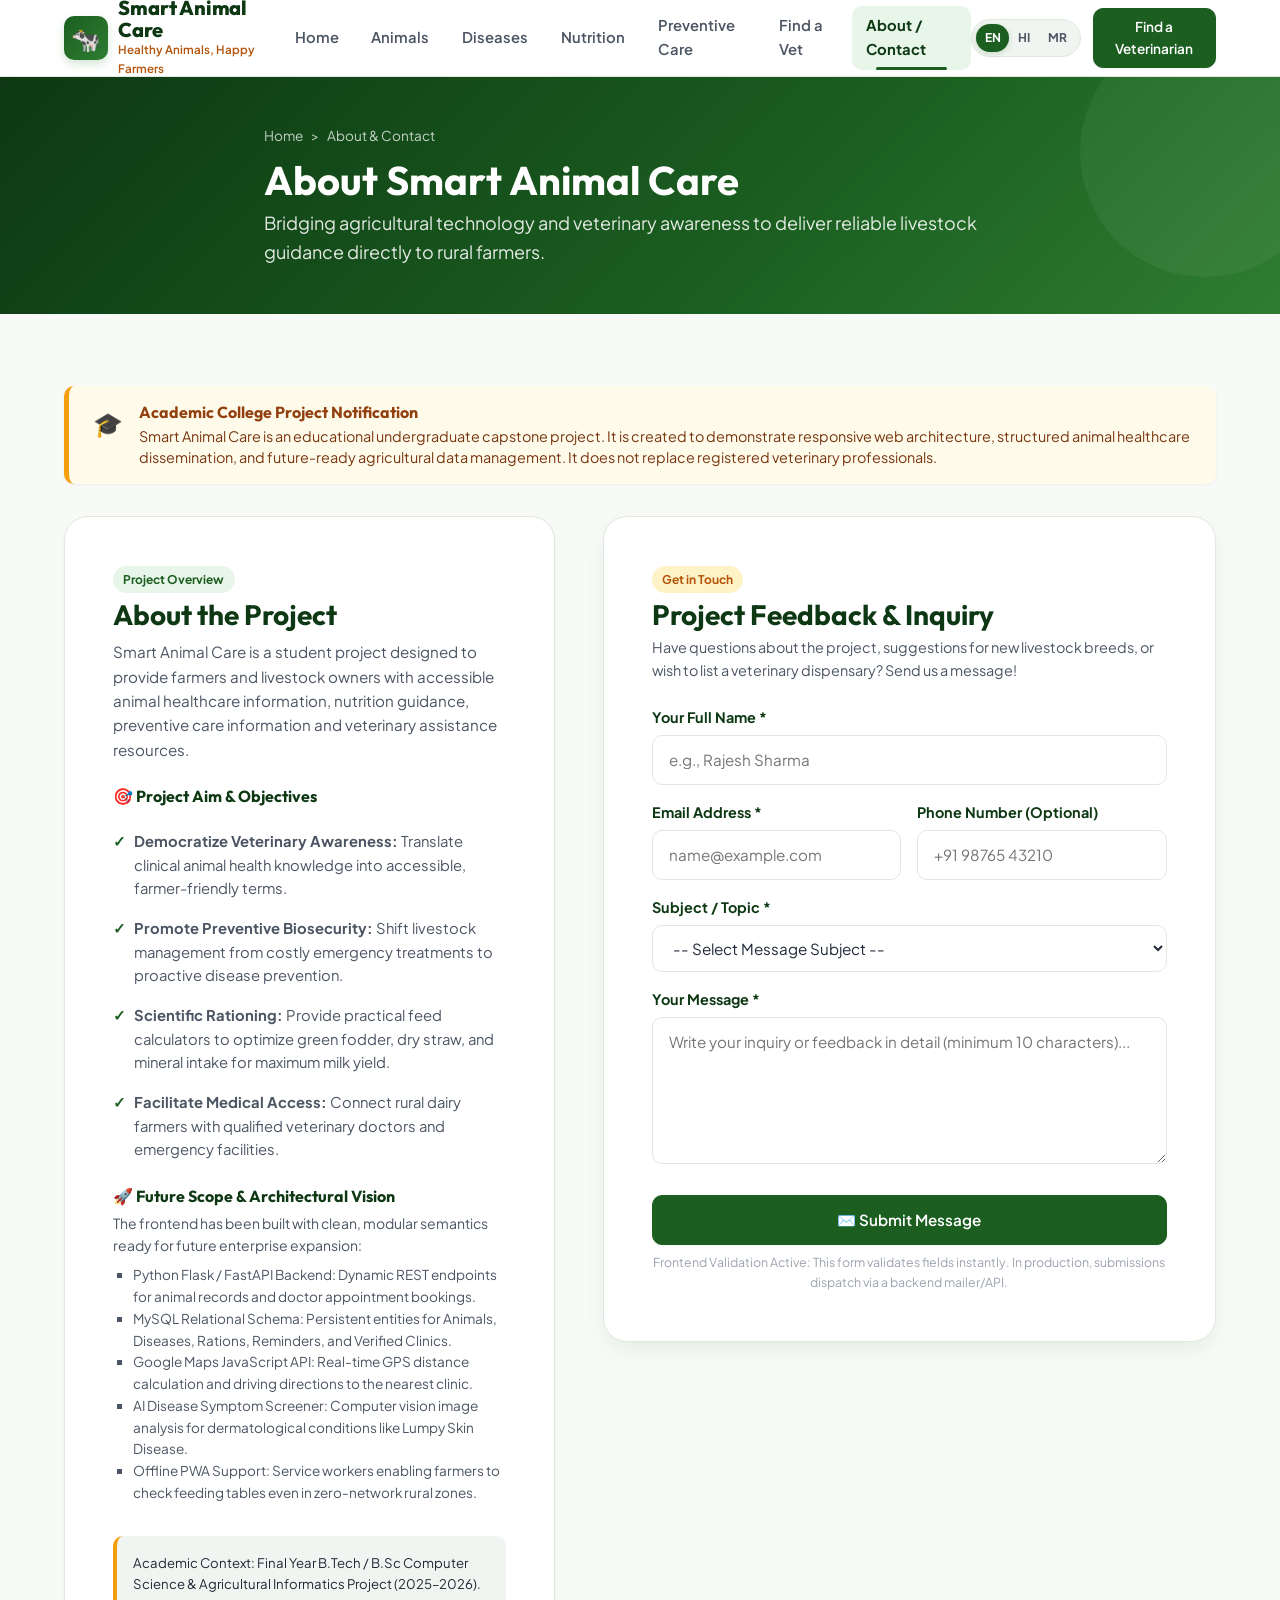
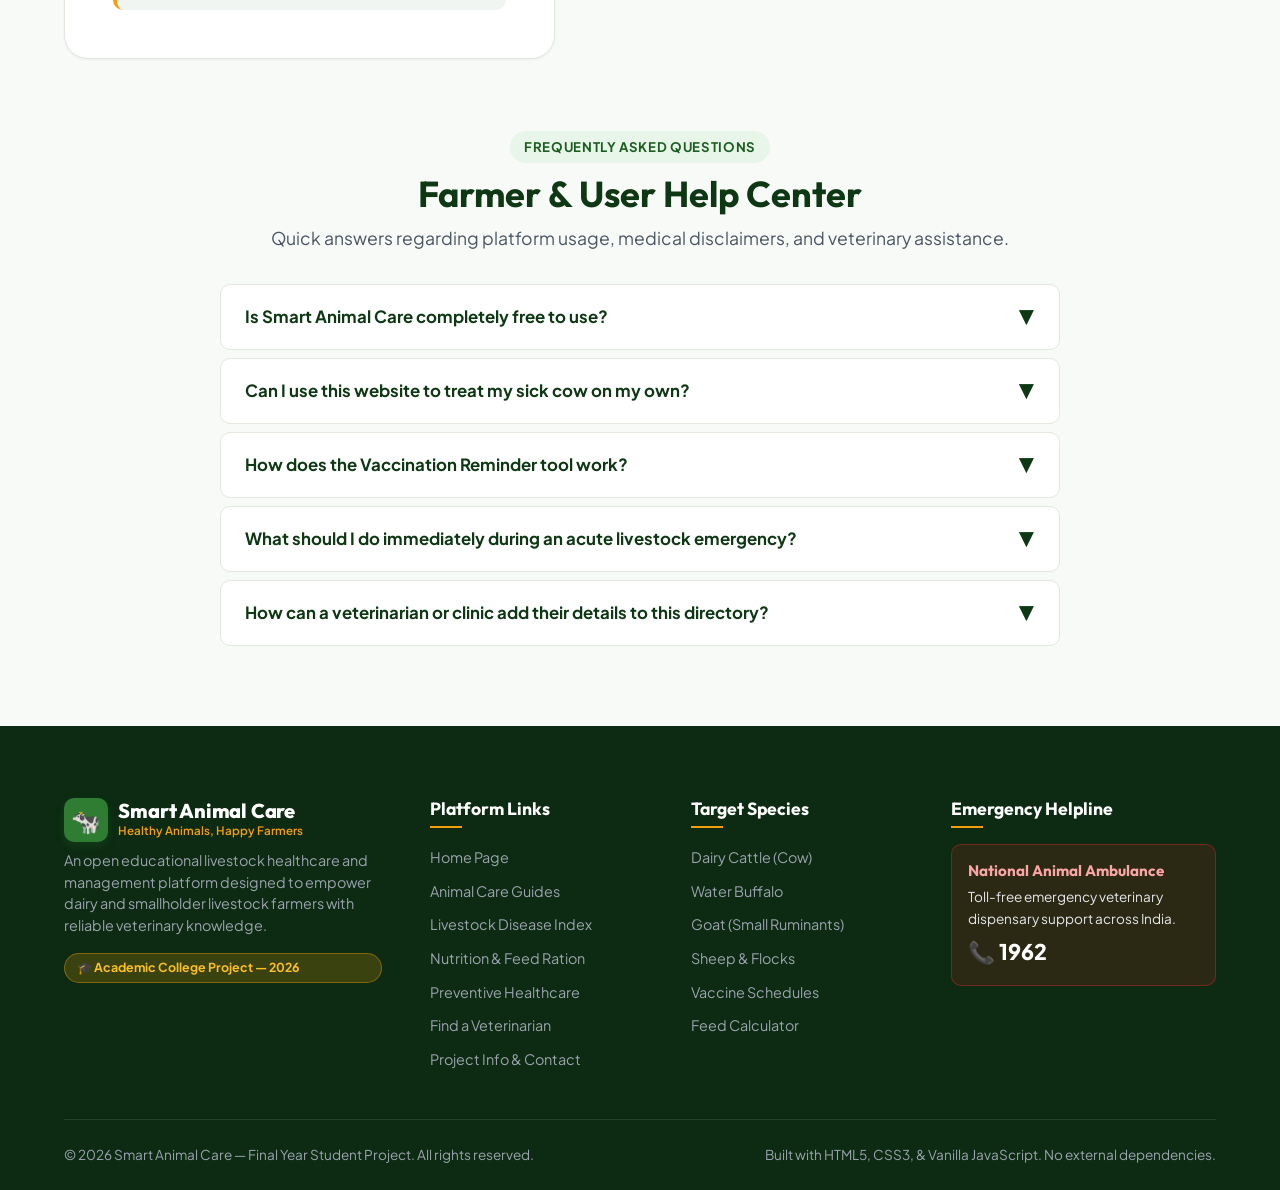
<file: contact.html>
<!DOCTYPE html>
<html lang="en">
<head>
  <meta charset="UTF-8">
  <meta name="viewport" content="width=device-width, initial-scale=1.0">
  <meta name="description" content="About & Contact — Smart Animal Care student project aims, academic objectives, future scope, contact form with validation, and farmer FAQ.">
  <title data-i18n="title-contact">About & Contact | Smart Animal Care</title>
  
  <!-- Google Fonts -->
  <link rel="preconnect" href="https://fonts.googleapis.com">
  <link rel="preconnect" href="https://fonts.gstatic.com" crossorigin>
  <link href="https://fonts.googleapis.com/css2?family=Outfit:wght@400;600;700;800&family=Plus+Jakarta+Sans:wght@400;500;600;700;800&display=swap" rel="stylesheet">
  
  <!-- Main Stylesheet -->
  <link rel="stylesheet" href="css/style.css">
</head>
<body>

  <!-- ========================================================================
       GLOBAL HEADER & NAVIGATION
       ======================================================================== -->
  <header class="site-header">
    <div class="container nav-container">
      <a href="index.html" class="brand-logo" aria-label="Smart Animal Care Home">
        <div class="logo-icon" aria-hidden="true">🐄</div>
        <div class="brand-text-wrap">
          <span class="brand-name" data-i18n="brand-name">Smart Animal Care</span>
          <span class="brand-tagline" data-i18n="brand-tagline">Healthy Animals, Happy Farmers</span>
        </div>
      </a>

      <nav class="nav-menu" aria-label="Main Navigation">
        <a href="index.html" class="nav-link" data-i18n="nav-home">Home</a>
        <a href="animals.html" class="nav-link" data-i18n="nav-animals">Animals</a>
        <a href="diseases.html" class="nav-link" data-i18n="nav-diseases">Diseases</a>
        <a href="nutrition.html" class="nav-link" data-i18n="nav-nutrition">Nutrition</a>
        <a href="care-tips.html" class="nav-link" data-i18n="nav-care">Preventive Care</a>
        <a href="veterinarians.html" class="nav-link" data-i18n="nav-vet">Find a Vet</a>
        <a href="contact.html" class="nav-link active" data-i18n="nav-contact">About / Contact</a>
      </nav>

      <div class="header-actions">
        <div class="lang-selector" aria-label="Select Language">
          <button type="button" class="lang-btn active" data-lang="en">EN</button>
          <button type="button" class="lang-btn" data-lang="hi">HI</button>
          <button type="button" class="lang-btn" data-lang="mr">MR</button>
        </div>
        <a href="veterinarians.html" class="btn btn-primary btn-sm nav-cta-btn" data-i18n="cta-find-vet">
          Find a Veterinarian
        </a>
        <button type="button" class="menu-toggle" id="menuToggle" aria-label="Toggle navigation menu">
          <span></span><span></span><span></span>
        </button>
      </div>
    </div>
  </header>

  <!-- Mobile Navigation Drawer -->
  <div class="mobile-nav-backdrop" id="mobileNavBackdrop"></div>
  <aside class="mobile-nav-drawer" id="mobileNavDrawer">
    <div class="brand-logo" style="margin-bottom: var(--space-md);">
      <div class="logo-icon">🐄</div>
      <div class="brand-text-wrap">
        <span class="brand-name" data-i18n="brand-name">Smart Animal Care</span>
        <span class="brand-tagline" data-i18n="brand-tagline">Healthy Animals, Happy Farmers</span>
      </div>
    </div>
    <nav class="flex flex-col gap-sm">
      <a href="index.html" class="nav-link mobile-nav-link" data-i18n="mobile-nav-home">🏠 Home</a>
      <a href="animals.html" class="nav-link mobile-nav-link" data-i18n="mobile-nav-animals">🐄 Animal Care</a>
      <a href="diseases.html" class="nav-link mobile-nav-link" data-i18n="mobile-nav-diseases">🩺 Disease Guide</a>
      <a href="nutrition.html" class="nav-link mobile-nav-link" data-i18n="mobile-nav-nutrition">🌾 Nutrition & Feed</a>
      <a href="care-tips.html" class="nav-link mobile-nav-link" data-i18n="mobile-nav-care">🛡️ Preventive Care</a>
      <a href="veterinarians.html" class="nav-link mobile-nav-link" data-i18n="mobile-nav-vet">👨‍⚕️ Find a Vet</a>
      <a href="contact.html" class="nav-link mobile-nav-link active" data-i18n="mobile-nav-contact">📞 About & Contact</a>
    </nav>
    <div style="margin-top: auto; padding-top: var(--space-md); border-top: 1px solid var(--color-border);">
      <a href="veterinarians.html" class="btn btn-primary btn-block" data-i18n="cta-find-vet">Find a Veterinarian</a>
    </div>
  </aside>

  <!-- ========================================================================
       PAGE BANNER
       ======================================================================== -->
  <div class="page-banner">
    <div class="container banner-content">
      <div class="breadcrumbs">
        <a href="index.html" data-i18n="crumb-home">Home</a> &gt; <span data-i18n="crumb-contact">About & Contact</span>
      </div>
      <h1 class="page-banner-title" data-i18n="contact-banner-title">About Smart Animal Care</h1>
      <p class="page-banner-subtitle" data-i18n="contact-banner-subtitle">Bridging agricultural technology and veterinary awareness to deliver reliable livestock guidance directly to rural farmers.</p>
    </div>
  </div>

  <!-- ========================================================================
       MAIN SECTION
       ======================================================================== -->
  <main class="section">
    <div class="container">

      <!-- Disclaimer Banner -->
      <div class="disclaimer-banner">
        <div class="disclaimer-icon" aria-hidden="true">🎓</div>
        <div class="disclaimer-text">
          <h4 data-i18n="contact-disc-title">Academic College Project Notification</h4>
          <p data-i18n="contact-disc-text"><strong data-i18n="brand-name">Smart Animal Care</strong> is an educational undergraduate capstone project. It is created to demonstrate responsive web architecture, structured animal healthcare dissemination, and future-ready agricultural data management. It does not replace registered veterinary professionals.</p>
        </div>
      </div>

      <!-- ABOUT & CONTACT GRID -->
      <div class="contact-grid">

        <!-- Column 1: Project Academic Overview -->
        <div class="about-project-card">
          <span class="badge badge-primary" style="margin-bottom: var(--space-xs);" data-i18n="about-badge">Project Overview</span>
          <h2 style="font-size: 1.75rem; color: var(--color-primary-dark); margin-bottom: var(--space-sm);" data-i18n="about-title">About the Project</h2>
          <p style="font-size: 0.95rem; color: var(--color-text-muted); line-height: 1.6; margin-bottom: var(--space-md);" data-i18n="about-desc"><strong data-i18n="brand-name">Smart Animal Care</strong> is a student project designed to provide farmers and livestock owners with accessible animal healthcare information, nutrition guidance, preventive care information and veterinary assistance resources.</p>

          <h4 style="color: var(--color-primary-dark); margin-top: var(--space-lg); margin-bottom: 0.35rem;" data-i18n="about-aim-title">🎯 Project Aim & Objectives</h4>
          <ul class="about-feature-list">
            <li class="about-feature-item">
              <span style="color: var(--color-primary); font-weight: 800;">✓</span>
              <span><span><strong data-i18n="aim-1-title">Democratize Veterinary Awareness:</strong> <span data-i18n="aim-1-desc">Translate clinical animal health knowledge into accessible, farmer-friendly terms.</span></span></span>
            </li>
            <li class="about-feature-item">
              <span style="color: var(--color-primary); font-weight: 800;">✓</span>
              <span><span><strong data-i18n="aim-2-title">Promote Preventive Biosecurity:</strong> <span data-i18n="aim-2-desc">Shift livestock management from costly emergency treatments to proactive disease prevention.</span></span></span>
            </li>
            <li class="about-feature-item">
              <span style="color: var(--color-primary); font-weight: 800;">✓</span>
              <span><span><strong data-i18n="aim-3-title">Scientific Rationing:</strong> <span data-i18n="aim-3-desc">Provide practical feed calculators to optimize green fodder, dry straw, and mineral intake for maximum milk yield.</span></span></span>
            </li>
            <li class="about-feature-item">
              <span style="color: var(--color-primary); font-weight: 800;">✓</span>
              <span><span><strong data-i18n="aim-4-title">Facilitate Medical Access:</strong> <span data-i18n="aim-4-desc">Connect rural dairy farmers with qualified veterinary doctors and emergency facilities.</span></span></span>
            </li>
          </ul>

          <h4 style="color: var(--color-primary-dark); margin-top: var(--space-lg); margin-bottom: 0.35rem;" data-i18n="about-scope-title">🚀 Future Scope & Architectural Vision</h4>
          <p style="font-size: 0.875rem; color: var(--color-text-muted); margin-bottom: var(--space-sm);" data-i18n="about-scope-desc">The frontend has been built with clean, modular semantics ready for future enterprise expansion:</p>
          <ul style="font-size: 0.85rem; color: var(--color-text-muted); list-style: square; padding-left: 1.25rem; line-height: 1.6;">
            <li data-i18n="scope-1-desc"><strong>Python Flask / FastAPI Backend:</strong> Dynamic REST endpoints for animal records and doctor appointment bookings.</li>
            <li data-i18n="scope-2-desc"><strong>MySQL Relational Schema:</strong> Persistent entities for Animals, Diseases, Rations, Reminders, and Verified Clinics.</li>
            <li data-i18n="scope-3-desc"><strong>Google Maps JavaScript API:</strong> Real-time GPS distance calculation and driving directions to the nearest clinic.</li>
            <li data-i18n="scope-4-desc"><strong>AI Disease Symptom Screener:</strong> Computer vision image analysis for dermatological conditions like Lumpy Skin Disease.</li>
            <li data-i18n="scope-5-desc"><strong>Offline PWA Support:</strong> Service workers enabling farmers to check feeding tables even in zero-network rural zones.</li>
          </ul>

          <div style="background: var(--color-surface-alt); padding: var(--space-md); border-radius: var(--radius-md); margin-top: var(--space-xl); border-left: 4px solid var(--color-accent);">
            <p style="font-size: 0.825rem; color: var(--color-text-main);" data-i18n="academic-context-note"><strong>Academic Context:</strong> Final Year B.Tech / B.Sc Computer Science & Agricultural Informatics Project (2025–2026).</p>
          </div>
        </div>

        <!-- Column 2: Contact & Feedback Form -->
        <div class="contact-form-card">
          <span class="badge badge-warning" style="margin-bottom: var(--space-xs);" data-i18n="form-badge">Get in Touch</span>
          <h2 style="font-size: 1.75rem; color: var(--color-primary-dark); margin-bottom: 0.25rem;" data-i18n="form-title">Project Feedback & Inquiry</h2>
          <p style="font-size: 0.9rem; color: var(--color-text-muted); margin-bottom: var(--space-lg);" data-i18n="form-subtitle">Have questions about the project, suggestions for new livestock breeds, or wish to list a veterinary dispensary? Send us a message!</p>

          <form id="contactForm" novalidate>
            <!-- Full Name -->
            <div class="form-group" style="margin-bottom: var(--space-md);">
              <label for="contactName" data-i18n="form-lbl-name">Your Full Name *</label>
              <input type="text" id="contactName" class="form-control" placeholder="e.g., Rajesh Sharma" data-i18n-placeholder="form-ph-name" required>
              <span class="error-message" data-i18n="err-name">Please enter your full name (minimum 2 characters).</span>
            </div>

            <!-- Email & Phone Row -->
            <div class="form-row-2" style="margin-bottom: var(--space-md);">
              <div class="form-group">
                <label for="contactEmail" data-i18n="form-lbl-email">Email Address *</label>
                <input type="email" id="contactEmail" class="form-control" placeholder="name@example.com" data-i18n-placeholder="form-ph-email" required>
                <span class="error-message" data-i18n="err-email">Please enter a valid email address.</span>
              </div>

              <div class="form-group">
                <label for="contactPhone" data-i18n="form-lbl-phone">Phone Number (Optional)</label>
                <input type="tel" id="contactPhone" class="form-control" placeholder="+91 98765 43210" data-i18n-placeholder="form-ph-phone">
                <span class="error-message" data-i18n="err-phone">Please enter a valid 10-digit phone number.</span>
              </div>
            </div>

            <!-- Subject Selection -->
            <div class="form-group" style="margin-bottom: var(--space-md);">
              <label for="contactSubject" data-i18n="form-lbl-subject">Subject / Topic *</label>
              <select id="contactSubject" class="form-control" required>
                <option value="" data-i18n="form-opt-select">-- Select Message Subject --</option>
                <option value="General Inquiry" data-i18n="form-opt-gen">General Project Inquiry</option>
                <option value="Suggest Breed or Disease" data-i18n="form-opt-breed">Suggest Animal Breed or Disease Topic</option>
                <option value="Register Clinic" data-i18n="form-opt-clinic">Add a Veterinary Clinic / Doctor Profile</option>
                <option value="Academic Feedback" data-i18n="form-opt-acad">Academic / Professor Feedback</option>
                <option value="Report Bug" data-i18n="form-opt-bug">Report Website Display Bug</option>
              </select>
              <span class="error-message" data-i18n="err-subject">Please select a subject for your message.</span>
            </div>

            <!-- Message Area -->
            <div class="form-group" style="margin-bottom: var(--space-lg);">
              <label for="contactMessage" data-i18n="form-lbl-message">Your Message *</label>
              <textarea id="contactMessage" class="form-control" rows="5" placeholder="Write your inquiry or feedback in detail (minimum 10 characters)..." data-i18n-placeholder="form-ph-message" required></textarea>
              <span class="error-message" data-i18n="err-message">Please provide a message with at least 10 characters.</span>
            </div>

            <button type="submit" class="btn btn-primary btn-block" data-i18n="form-btn-submit">✉️ Submit Message</button>

            <p style="font-size: 0.775rem; color: var(--color-text-light); text-align: center; margin-top: var(--space-sm);" data-i18n="form-validation-note"><em data-i18n="form-validation-note">Frontend Validation Active: This form validates fields instantly. In production, submissions dispatch via a backend mailer/API.</em></p>
          </form>
        </div>

      </div>

      <!-- FAQ ACCORDION SECTION (Requirement #18) -->
      <section class="faq-section">
        <div class="section-header" style="margin-bottom: var(--space-xl);">
          <span class="section-tag" data-i18n="faq-tag">Frequently Asked Questions</span>
          <h2 class="section-title" data-i18n="faq-title">Farmer & User Help Center</h2>
          <p class="section-subtitle" data-i18n="faq-subtitle">Quick answers regarding platform usage, medical disclaimers, and veterinary assistance.</p>
        </div>

        <div class="accordion-group">
          <!-- FAQ 1 -->
          <div class="accordion-item">
            <button type="button" class="accordion-header">
              <span data-i18n="faq-q1">Is Smart Animal Care completely free to use?</span>
              <span class="accordion-chevron">▼</span>
            </button>
            <div class="accordion-content">
              <p data-i18n="faq-a1">Yes, Smart Animal Care is an open, free educational platform developed for college academic presentation and farmer empowerment. All guides, calculators, reminder utilities, and clinic listings are 100% accessible without any fee or subscription.</p>
            </div>
          </div>

          <!-- FAQ 2 -->
          <div class="accordion-item">
            <button type="button" class="accordion-header">
              <span data-i18n="faq-q2">Can I use this website to treat my sick cow on my own?</span>
              <span class="accordion-chevron">▼</span>
            </button>
            <div class="accordion-content">
              <p data-i18n="faq-a2"><strong>No.</strong> This platform is designed solely to build awareness, assist in early detection of symptoms, and encourage preventive biosecurity. Diagnosis, prescription of antibiotics, surgeries, and clinical interventions require a physical examination by a registered veterinary doctor. Self-administering prescription drugs can result in fatal toxicity or drug resistance.</p>
            </div>
          </div>

          <!-- FAQ 3 -->
          <div class="accordion-item">
            <button type="button" class="accordion-header">
              <span data-i18n="faq-q3">How does the Vaccination Reminder tool work?</span>
              <span class="accordion-chevron">▼</span>
            </button>
            <div class="accordion-content">
              <p data-i18n="faq-a3">The reminder tool leverages your web browser\'s modern <code>localStorage</code> API. When you add a schedule (animal tag, vaccine name, and due date), the browser saves it locally on your computer or mobile phone. Even when you refresh or close the page, your reminders stay saved!</p>
            </div>
          </div>

          <!-- FAQ 4 -->
          <div class="accordion-item">
            <button type="button" class="accordion-header">
              <span data-i18n="faq-q4">What should I do immediately during an acute livestock emergency?</span>
              <span class="accordion-chevron">▼</span>
            </button>
            <div class="accordion-content">
              <p data-i18n="faq-a4">In cases of acute bloat, severe calving difficulty (dystocia), continuous hemorrhage, sudden recumbency, or high fever with throat swelling, immediately dial the National Animal Ambulance helpline at <strong>1962</strong> or contact your nearest veterinary polyclinic directly from our <a href="veterinarians.html" style="color: var(--color-primary); text-decoration: underline;">Find a Vet directory</a>.</p>
            </div>
          </div>

          <!-- FAQ 5 -->
          <div class="accordion-item">
            <button type="button" class="accordion-header">
              <span data-i18n="faq-q5">How can a veterinarian or clinic add their details to this directory?</span>
              <span class="accordion-chevron">▼</span>
            </button>
            <div class="accordion-content">
              <p data-i18n="faq-a5">Practitioners can submit their clinic name, registration council number, qualification, address, and consultation hours using the feedback form above. In future updates with a MySQL/Flask backend, an automated registration portal with credential verification will be provided.</p>
            </div>
          </div>
        </div>
      </section>

    </div>
  </main>

  <!-- ========================================================================
       MODAL: CONTACT SUCCESS NOTIFICATION
       ======================================================================== -->
  <div class="modal-overlay" id="contactSuccessModal" role="dialog" aria-modal="true" aria-labelledby="successTitle">
    <div class="modal-dialog" style="max-width: 500px; text-align: center;">
      <div class="modal-header" style="justify-content: flex-end; border: none; padding-bottom: 0;">
        <button type="button" class="modal-close-btn" id="closeContactSuccessModal" aria-label="Close modal">&times;</button>
      </div>
      <div class="modal-body" style="padding-top: 0;">
        <div style="width: 70px; height: 70px; border-radius: 50%; background: var(--color-emerald-subtle); color: var(--color-emerald); display: flex; align-items: center; justify-content: center; font-size: 2.2rem; margin: 0 auto var(--space-md);">
          ✓
        </div>
        <h3 id="successTitle" style="color: var(--color-primary-dark); font-size: 1.4rem; margin-bottom: 0.35rem;" data-i18n="modal-success-title">Inquiry Successfully Recorded!</h3>
        <p style="font-size: 0.95rem; color: var(--color-text-muted); line-height: 1.5; margin-bottom: var(--space-lg);" data-i18n="modal-success-desc">Thank you for reaching out to the Smart Animal Care project team. All input fields were validated cleanly on the client side.</p>
        <div style="background: var(--color-surface-alt); padding: var(--space-md); border-radius: var(--radius-md); font-size: 0.825rem; color: var(--color-text-muted); text-align: left; margin-bottom: var(--space-lg);" data-i18n="modal-success-note"><strong>Demonstration Note:</strong> In production, this trigger executes an asynchronous <code>fetch(\'/api/contact\', ...)</code> call to a Python Flask API to store submissions in a database and notify administrators via email.</div>
        <button type="button" class="btn btn-primary btn-block" onclick="document.getElementById(\'contactSuccessModal\').classList.remove(\'open\');" data-i18n="modal-success-btn">Continue Exploring Platform</button>
      </div>
    </div>
  </div>

  <!-- ========================================================================
       GLOBAL FOOTER
       ======================================================================== -->
  <footer class="site-footer">
    <div class="container">
      <div class="footer-top-grid">
        <div class="footer-brand">
          <div class="brand-logo" style="margin-bottom: 0.5rem;">
            <div class="logo-icon" style="background: var(--color-primary-light);">🐄</div>
            <div class="brand-text-wrap">
              <span class="brand-name" data-i18n="brand-name">Smart Animal Care</span>
              <span class="brand-tagline" data-i18n="brand-tagline">Healthy Animals, Happy Farmers</span>
            </div>
          </div>
          <p class="footer-desc" data-i18n="footer-desc">An open educational livestock healthcare and management platform designed to empower dairy and smallholder livestock farmers with reliable veterinary knowledge.</p>
          <div class="student-project-pill" data-i18n="footer-project-pill">🎓 Academic College Project — 2026</div>
        </div>

        <div>
          <h4 class="footer-heading" data-i18n="footer-heading-links">Platform Links</h4>
          <ul class="footer-links">
            <li><a href="index.html" data-i18n="footer-link-home">Home Page</a></li>
            <li><a href="animals.html" data-i18n="footer-link-animals">Animal Care Guides</a></li>
            <li><a href="diseases.html" data-i18n="footer-link-diseases">Livestock Disease Index</a></li>
            <li><a href="nutrition.html" data-i18n="footer-link-nutrition">Nutrition & Feed Ration</a></li>
            <li><a href="care-tips.html" data-i18n="footer-link-care">Preventive Healthcare</a></li>
            <li><a href="veterinarians.html" data-i18n="footer-link-vet">Find a Veterinarian</a></li>
            <li><a href="contact.html" data-i18n="footer-link-contact">Project Info & Contact</a></li>
          </ul>
        </div>

        <div>
          <h4 class="footer-heading" data-i18n="footer-heading-species">Target Species</h4>
          <ul class="footer-links">
            <li><a href="animals.html" data-i18n="footer-species-cow">Dairy Cattle (Cow)</a></li>
            <li><a href="animals.html" data-i18n="footer-species-buffalo">Water Buffalo</a></li>
            <li><a href="animals.html" data-i18n="footer-species-goat">Goat (Small Ruminants)</a></li>
            <li><a href="animals.html" data-i18n="footer-species-sheep">Sheep & Flocks</a></li>
            <li><a href="care-tips.html" data-i18n="footer-species-vaccines">Vaccine Schedules</a></li>
            <li><a href="nutrition.html" data-i18n="footer-species-calculator">Feed Calculator</a></li>
          </ul>
        </div>

        <div>
          <h4 class="footer-heading" data-i18n="footer-heading-helpline">Emergency Helpline</h4>
          <div class="footer-emergency-box">
            <h5 data-i18n="footer-helpline-title">National Animal Ambulance</h5>
            <p data-i18n="footer-helpline-desc">Toll-free emergency veterinary dispensary support across India.</p>
            <a href="tel:1962" class="phone-number">📞 1962</a>
          </div>
        </div>
      </div>

      <div class="footer-bottom">
        <p data-i18n="footer-copyright">&copy; 2026 Smart Animal Care — Final Year Student Project. All rights reserved.</p>
        <p data-i18n="footer-tech-stack">Built with HTML5, CSS3, & Vanilla JavaScript. No external dependencies.</p>
      </div>
    </div>
  </footer>

  <button type="button" class="back-to-top" id="backToTop" aria-label="Scroll back to top">↑</button>
  <script src="js/translations.js" defer></script>
  <script src="js/script.js" defer></script>
</body>
</html>
</file>
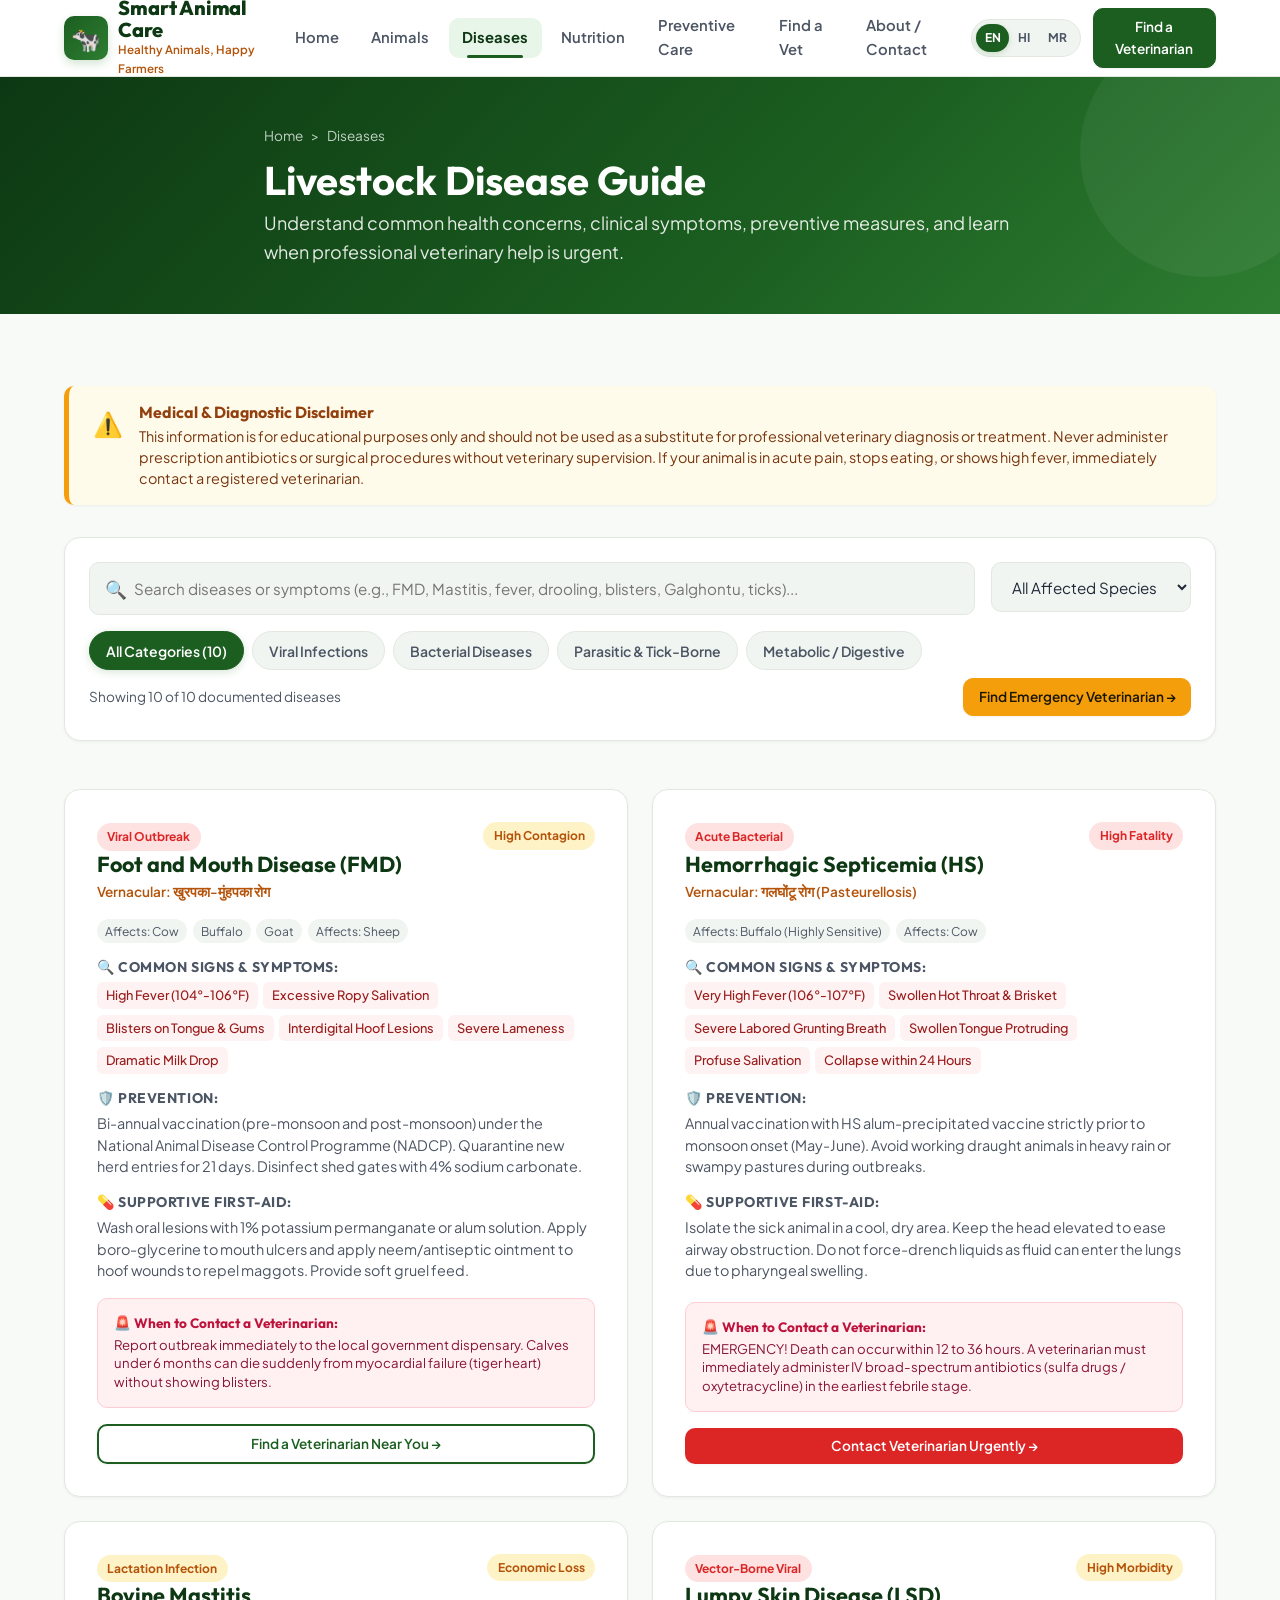
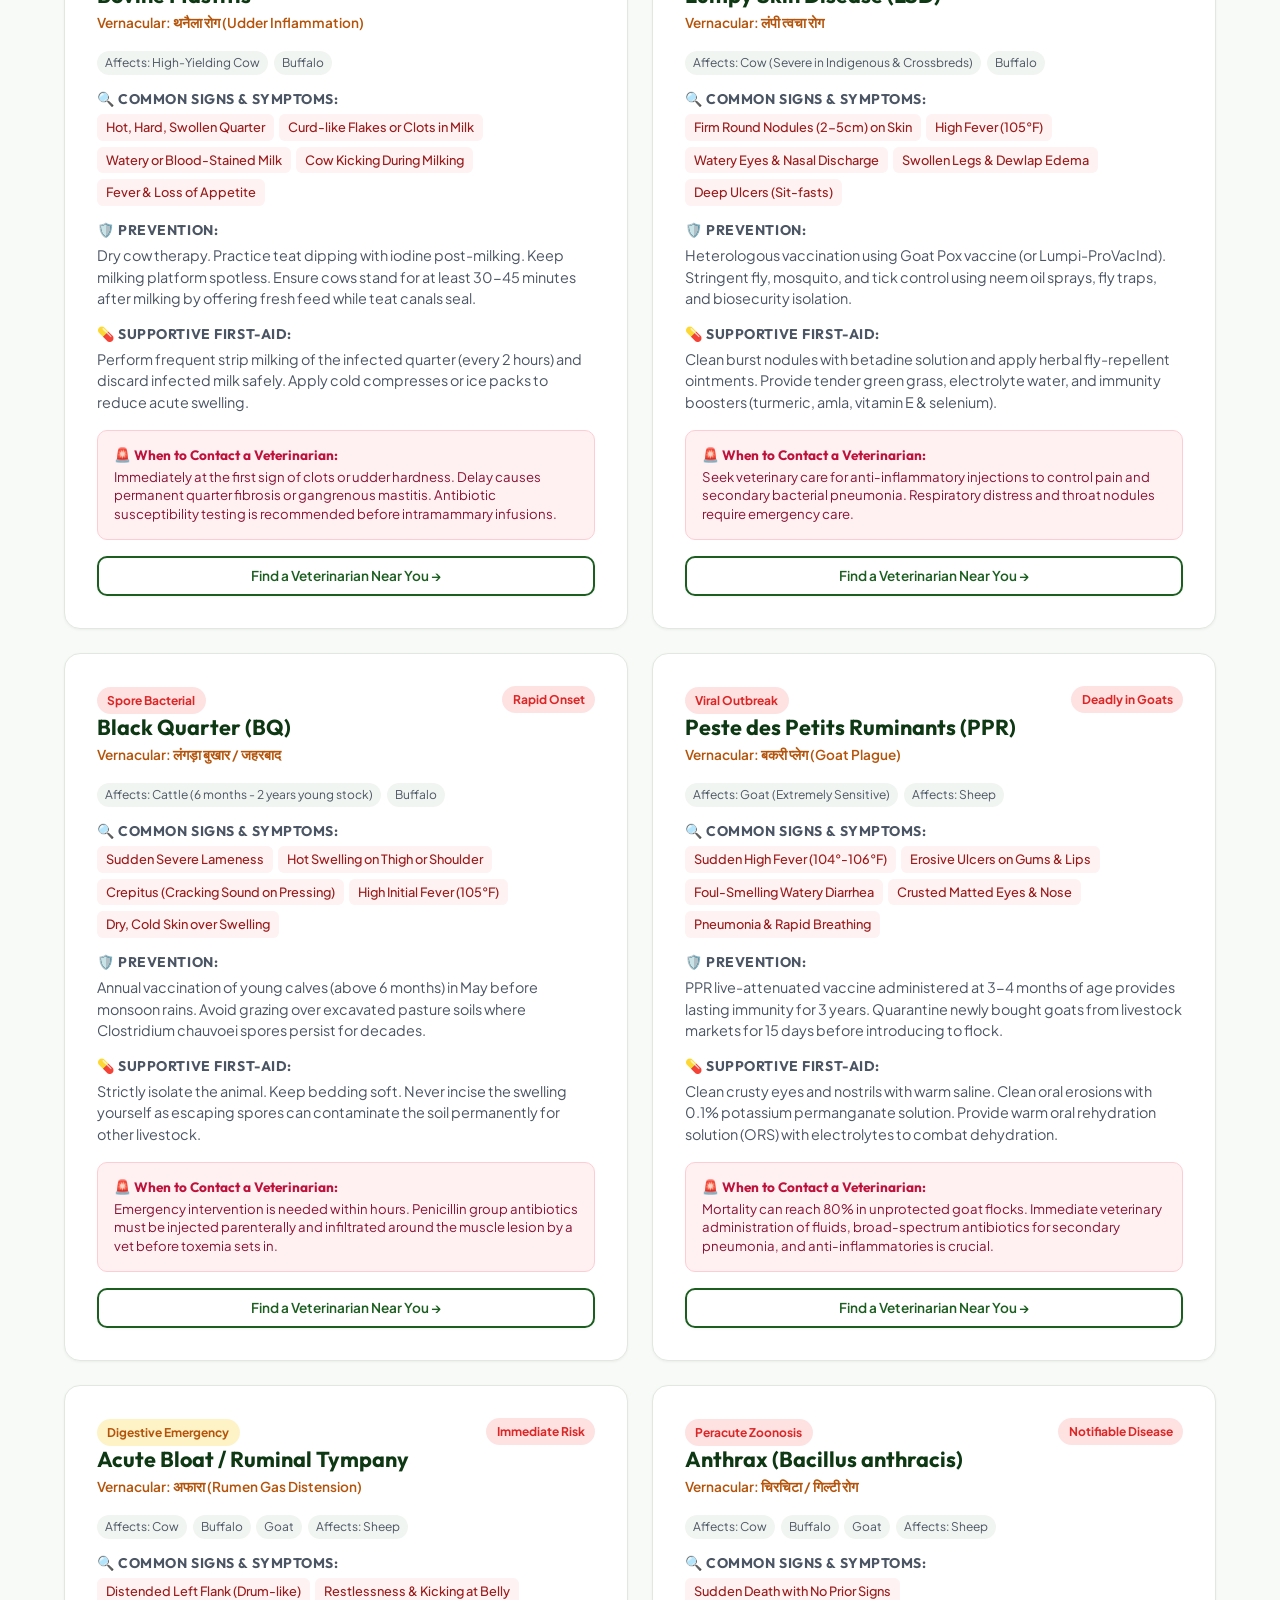
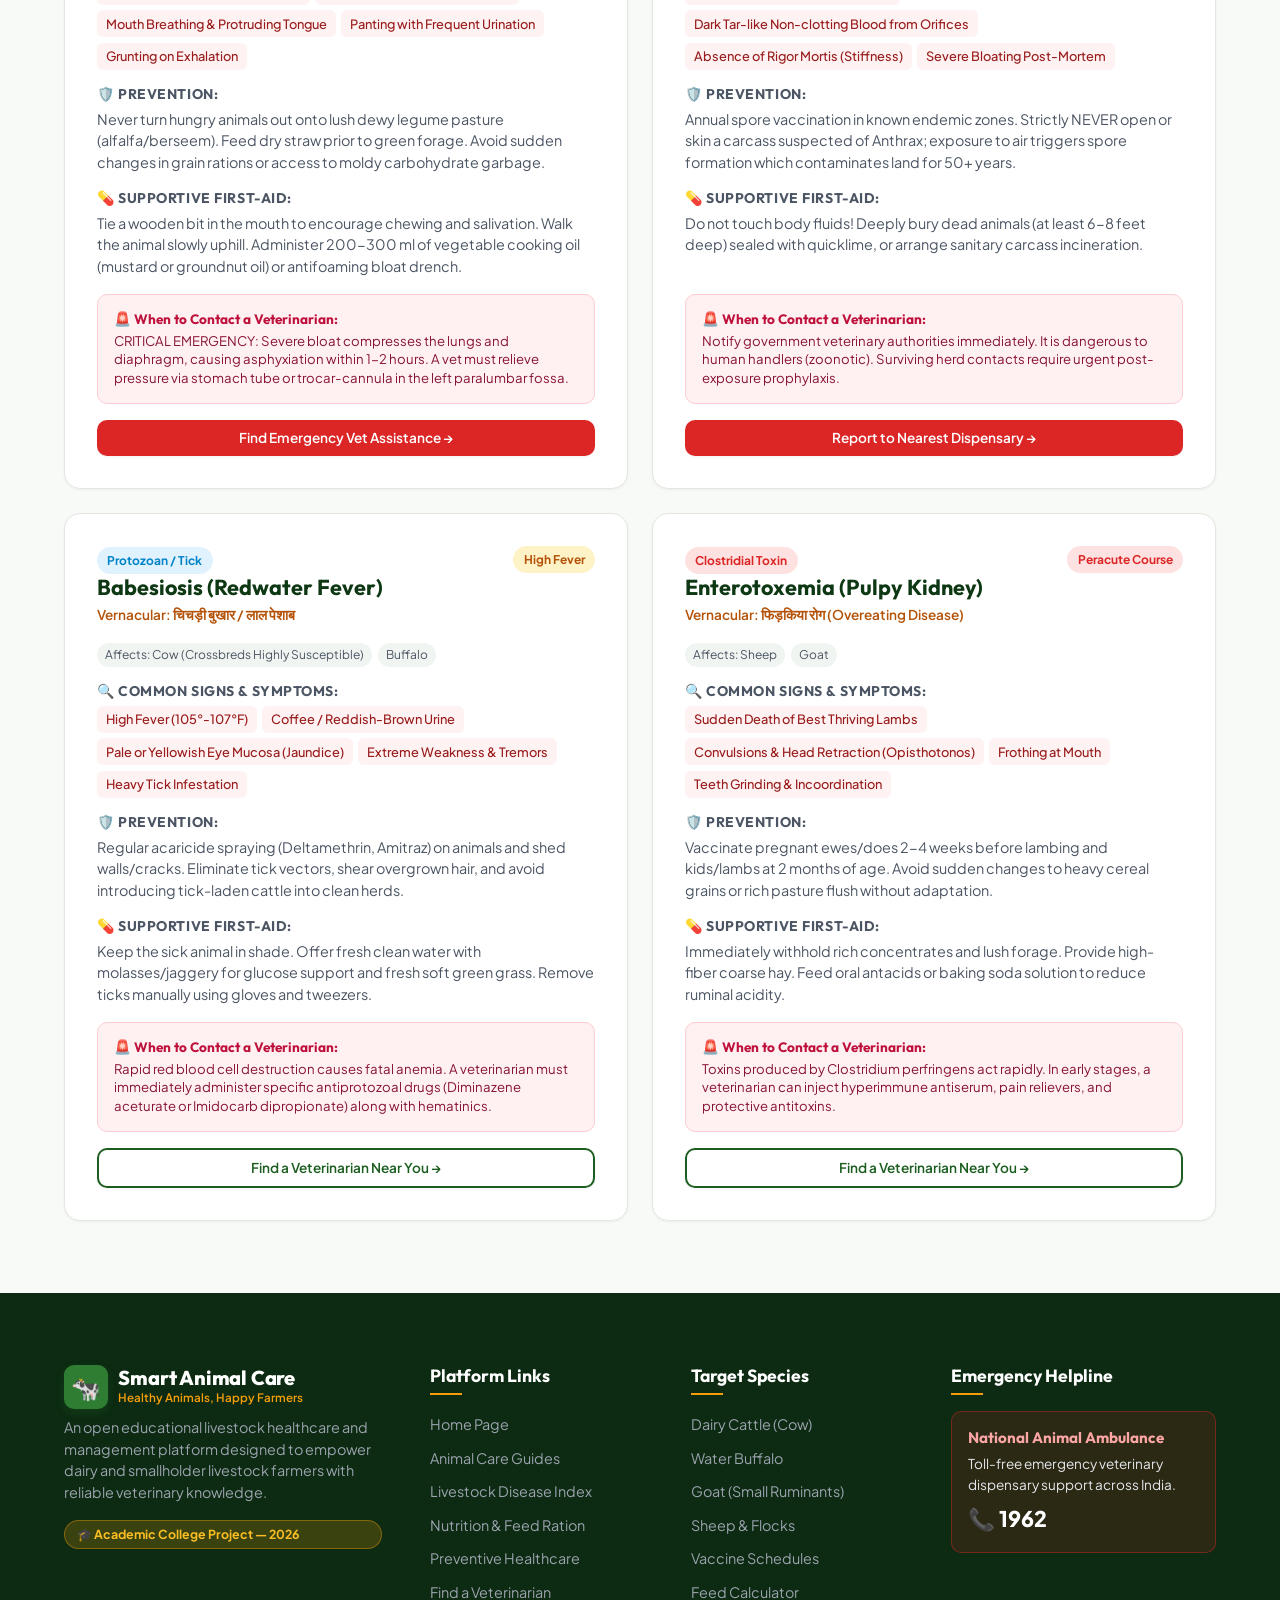
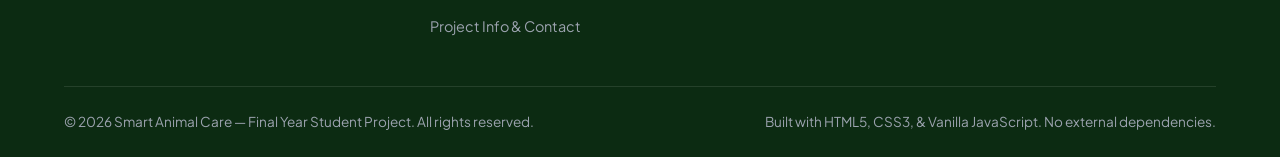
<file: diseases.html>
<!DOCTYPE html>
<html lang="en">
<head>
  <meta charset="UTF-8">
  <meta name="viewport" content="width=device-width, initial-scale=1.0">
  <meta name="description" content="Livestock Disease Guide — Symptoms, prevention, supportive first-aid care, and critical veterinary consultation warnings for common cattle, buffalo, goat, and sheep illnesses.">
  <title data-i18n="title-diseases">Livestock Disease Guide | Smart Animal Care</title>
  
  <!-- Google Fonts -->
  <link rel="preconnect" href="https://fonts.googleapis.com">
  <link rel="preconnect" href="https://fonts.gstatic.com" crossorigin>
  <link href="https://fonts.googleapis.com/css2?family=Outfit:wght@400;600;700;800&family=Plus+Jakarta+Sans:wght@400;500;600;700;800&display=swap" rel="stylesheet">
  
  <!-- Main Stylesheet -->
  <link rel="stylesheet" href="css/style.css">
</head>
<body>

  <!-- ========================================================================
       GLOBAL HEADER & NAVIGATION
       ======================================================================== -->
  <header class="site-header">
    <div class="container nav-container">
      <a href="index.html" class="brand-logo" aria-label="Smart Animal Care Home">
        <div class="logo-icon" aria-hidden="true">🐄</div>
        <div class="brand-text-wrap">
          <span class="brand-name" data-i18n="brand-name">Smart Animal Care</span>
          <span class="brand-tagline" data-i18n="brand-tagline">Healthy Animals, Happy Farmers</span>
        </div>
      </a>

      <nav class="nav-menu" aria-label="Main Navigation">
        <a href="index.html" class="nav-link" data-i18n="nav-home">Home</a>
        <a href="animals.html" class="nav-link" data-i18n="nav-animals">Animals</a>
        <a href="diseases.html" class="nav-link active" data-i18n="nav-diseases">Diseases</a>
        <a href="nutrition.html" class="nav-link" data-i18n="nav-nutrition">Nutrition</a>
        <a href="care-tips.html" class="nav-link" data-i18n="nav-care">Preventive Care</a>
        <a href="veterinarians.html" class="nav-link" data-i18n="nav-vet">Find a Vet</a>
        <a href="contact.html" class="nav-link" data-i18n="nav-contact">About / Contact</a>
      </nav>

      <div class="header-actions">
        <div class="lang-selector" aria-label="Select Language">
          <button type="button" class="lang-btn active" data-lang="en">EN</button>
          <button type="button" class="lang-btn" data-lang="hi">HI</button>
          <button type="button" class="lang-btn" data-lang="mr">MR</button>
        </div>
        <a href="veterinarians.html" class="btn btn-primary btn-sm nav-cta-btn" data-i18n="cta-find-vet">
          Find a Veterinarian
        </a>
        <button type="button" class="menu-toggle" id="menuToggle" aria-label="Toggle navigation menu">
          <span></span><span></span><span></span>
        </button>
      </div>
    </div>
  </header>

  <!-- Mobile Navigation Drawer -->
  <div class="mobile-nav-backdrop" id="mobileNavBackdrop"></div>
  <aside class="mobile-nav-drawer" id="mobileNavDrawer">
    <div class="brand-logo" style="margin-bottom: var(--space-md);">
      <div class="logo-icon">🐄</div>
      <div class="brand-text-wrap">
        <span class="brand-name" data-i18n="brand-name">Smart Animal Care</span>
        <span class="brand-tagline" data-i18n="brand-tagline">Healthy Animals, Happy Farmers</span>
      </div>
    </div>
    <nav class="flex flex-col gap-sm">
      <a href="index.html" class="nav-link mobile-nav-link" data-i18n="mobile-nav-home">🏠 Home</a>
      <a href="animals.html" class="nav-link mobile-nav-link" data-i18n="mobile-nav-animals">🐄 Animal Care</a>
      <a href="diseases.html" class="nav-link mobile-nav-link active" data-i18n="mobile-nav-diseases">🩺 Disease Guide</a>
      <a href="nutrition.html" class="nav-link mobile-nav-link" data-i18n="mobile-nav-nutrition">🌾 Nutrition & Feed</a>
      <a href="care-tips.html" class="nav-link mobile-nav-link" data-i18n="mobile-nav-care">🛡️ Preventive Care</a>
      <a href="veterinarians.html" class="nav-link mobile-nav-link" data-i18n="mobile-nav-vet">👨‍⚕️ Find a Vet</a>
      <a href="contact.html" class="nav-link mobile-nav-link" data-i18n="mobile-nav-contact">📞 About & Contact</a>
    </nav>
    <div style="margin-top: auto; padding-top: var(--space-md); border-top: 1px solid var(--color-border);">
      <a href="veterinarians.html" class="btn btn-primary btn-block" data-i18n="cta-find-vet">Find a Veterinarian</a>
    </div>
  </aside>

  <!-- ========================================================================
       PAGE BANNER
       ======================================================================== -->
  <div class="page-banner">
    <div class="container banner-content">
      <div class="breadcrumbs">
        <a href="index.html" data-i18n="crumb-home">Home</a> &gt; <span data-i18n="crumb-diseases">Diseases</span>
      </div>
      <h1 class="page-banner-title" data-i18n="dis-banner-title">Livestock Disease Guide</h1>
      <p class="page-banner-subtitle" data-i18n="dis-banner-subtitle">Understand common health concerns, clinical symptoms, preventive measures, and learn when professional veterinary help is urgent.</p>
    </div>
  </div>

  <!-- ========================================================================
       MAIN SECTION
       ======================================================================== -->
  <main class="section">
    <div class="container">

      <!-- Prominent Mandatory Educational Disclaimer -->
      <div class="disclaimer-banner">
        <div class="disclaimer-icon" aria-hidden="true">⚠️</div>
        <div class="disclaimer-text">
          <h4 data-i18n="dis-disc-title">Medical & Diagnostic Disclaimer</h4>
          <p data-i18n="dis-disc-text"><strong>This information is for educational purposes only and should not be used as a substitute for professional veterinary diagnosis or treatment.</strong> Never administer prescription antibiotics or surgical procedures without veterinary supervision. If your animal is in acute pain, stops eating, or shows high fever, immediately contact a registered veterinarian.</p>
        </div>
      </div>

      <!-- Search & Filters Container -->
      <div class="filter-search-container">
        <div style="display: flex; gap: var(--space-md); flex-wrap: wrap;">
          <div class="search-input-wrap">
            <span class="search-icon">🔍</span>
            <input 
              type="text" 
              id="diseaseSearchInput" 
              class="search-input" 
              placeholder="Search diseases or symptoms (e.g., FMD, Mastitis, fever, drooling, blisters, Galghontu, ticks)..." data-i18n-placeholder="dis-search-placeholder"
              aria-label="Search diseases"
            >
          </div>

          <div style="min-width: 200px;">
            <select id="diseaseSpeciesSelect" class="search-input" style="padding-left: 1rem;" aria-label="Filter by species">
              <option value="all" data-i18n="dis-spec-all">All Affected Species</option>
              <option value="cow" data-i18n="dis-spec-cow">Cattle / Cow (गाय)</option>
              <option value="buffalo" data-i18n="dis-spec-buffalo">Water Buffalo (भैंस)</option>
              <option value="goat" data-i18n="dis-spec-goat">Goat (बकरी)</option>
              <option value="sheep" data-i18n="dis-spec-sheep">Sheep (भेड़)</option>
            </select>
          </div>
        </div>

        <div class="filter-pills-wrap" role="tablist" aria-label="Filter diseases by category">
          <button type="button" class="filter-pill disease-category-pill active" data-category="all" data-i18n="dis-cat-all">All Categories (10)</button>
          <button type="button" class="filter-pill disease-category-pill" data-category="viral" data-i18n="dis-cat-viral">Viral Infections</button>
          <button type="button" class="filter-pill disease-category-pill" data-category="bacterial" data-i18n="dis-cat-bacterial">Bacterial Diseases</button>
          <button type="button" class="filter-pill disease-category-pill" data-category="parasitic" data-i18n="dis-cat-parasitic">Parasitic & Tick-Borne</button>
          <button type="button" class="filter-pill disease-category-pill" data-category="metabolic" data-i18n="dis-cat-metabolic">Metabolic / Digestive</button>
        </div>

        <div class="results-meta">
          <span id="diseaseResultsCount">Showing 10 of 10 documented diseases</span>
          <a href="veterinarians.html" class="btn btn-secondary btn-sm" data-i18n="dis-btn-emergency">Find Emergency Veterinarian &rarr;</a>
        </div>
      </div>

      <!-- Disease Cards Grid -->
      <div class="grid grid-2" id="diseaseGrid">

        <!-- 1. FOOT AND MOUTH DISEASE (FMD) -->
        <article class="disease-card" data-category="viral" data-species="cow buffalo goat sheep">
          <div class="disease-header">
            <div>
              <span class="badge badge-danger" data-i18n="dis-badge-viral">Viral Outbreak</span>
              <h2 class="disease-name" data-i18n="fmd-name">Foot and Mouth Disease (FMD)</h2>
              <span class="disease-vernacular" data-i18n="fmd-vernacular">Vernacular: खुरपका-मुंहपका रोग</span>
            </div>
            <span class="badge badge-warning" data-i18n="dis-badge-contagion">High Contagion</span>
          </div>

          <div class="disease-target-species">
            <span class="species-pill" data-i18n="dis-affects-cow">Affects: Cow</span>
            <span class="species-pill" data-i18n="dis-affects-buffalo">Buffalo</span>
            <span class="species-pill" data-i18n="dis-affects-goat">Goat</span>
            <span class="species-pill" data-i18n="dis-affects-sheep">Sheep</span>
          </div>

          <div class="disease-section-block">
            <h5 data-i18n="dis-lbl-symptoms">🔍 Common Signs & Symptoms:</h5>
            <div class="symptom-tag-list">
              <span class="symptom-tag" data-i18n="sym-fever-fmd">High Fever (104°-106°F)</span>
              <span class="symptom-tag" data-i18n="sym-salivation">Excessive Ropy Salivation</span>
              <span class="symptom-tag" data-i18n="sym-blisters">Blisters on Tongue & Gums</span>
              <span class="symptom-tag" data-i18n="sym-hoof-lesions">Interdigital Hoof Lesions</span>
              <span class="symptom-tag" data-i18n="sym-lameness">Severe Lameness</span>
              <span class="symptom-tag" data-i18n="sym-milk-drop">Dramatic Milk Drop</span>
            </div>
          </div>

          <div class="disease-section-block">
            <h5 data-i18n="dis-lbl-prevention">🛡️ Prevention:</h5>
            <p class="prevention-text" data-i18n="fmd-prev">Bi-annual vaccination (pre-monsoon and post-monsoon) under the National Animal Disease Control Programme (NADCP). Quarantine new herd entries for 21 days. Disinfect shed gates with 4% sodium carbonate.</p>
          </div>

          <div class="disease-section-block">
            <h5 data-i18n="dis-lbl-firstaid">💊 Supportive First-Aid:</h5>
            <p class="care-text" data-i18n="fmd-firstaid">Wash oral lesions with 1% potassium permanganate or alum solution. Apply boro-glycerine to mouth ulcers and apply neem/antiseptic ointment to hoof wounds to repel maggots. Provide soft gruel feed.</p>
          </div>

          <div class="vet-warning-box">
            <h6 data-i18n="dis-lbl-when-contact">🚨 When to Contact a Veterinarian:</h6>
            <p data-i18n="dis-fmd-warn-p">Report outbreak immediately to the local government dispensary. Calves under 6 months can die suddenly from myocardial failure (tiger heart) without showing blisters.</p>
          </div>

          <a href="veterinarians.html" class="btn btn-outline btn-sm btn-block" data-i18n="dis-btn-find-vet-near">Find a Veterinarian Near You &rarr;</a>
        </article>

        <!-- 2. HEMORRHAGIC SEPTICEMIA (HS) -->
        <article class="disease-card" data-category="bacterial" data-species="cow buffalo">
          <div class="disease-header">
            <div>
              <span class="badge badge-danger" data-i18n="dis-badge-acute-bacterial">Acute Bacterial</span>
              <h2 class="disease-name" data-i18n="vax-r2-dis">Hemorrhagic Septicemia (HS)</h2>
              <span class="disease-vernacular" data-i18n="hs-vernacular-text">Vernacular: गलघोंटू रोग (Pasteurellosis)</span>
            </div>
            <span class="badge badge-danger" data-i18n="dis-badge-high-fatality">High Fatality</span>
          </div>

          <div class="disease-target-species">
            <span class="species-pill" data-i18n="dis-affects-buf-sensitive">Affects: Buffalo (Highly Sensitive)</span>
            <span class="species-pill" data-i18n="dis-affects-cow">Affects: Cow</span>
          </div>

          <div class="disease-section-block">
            <h5 data-i18n="dis-lbl-symptoms">🔍 Common Signs & Symptoms:</h5>
            <div class="symptom-tag-list">
              <span class="symptom-tag" data-i18n="sym-fever-hs">Very High Fever (106°-107°F)</span>
              <span class="symptom-tag" data-i18n="sym-throat-swelling">Swollen Hot Throat & Brisket</span>
              <span class="symptom-tag" data-i18n="sym-labored-breath">Severe Labored Grunting Breath</span>
              <span class="symptom-tag" data-i18n="sym-tongue-protruding">Swollen Tongue Protruding</span>
              <span class="symptom-tag" data-i18n="sym-profuse-saliv">Profuse Salivation</span>
              <span class="symptom-tag" data-i18n="sym-collapse-24h">Collapse within 24 Hours</span>
            </div>
          </div>

          <div class="disease-section-block">
            <h5 data-i18n="dis-lbl-prevention">🛡️ Prevention:</h5>
            <p class="prevention-text" data-i18n="hs-prev-text">
              Annual vaccination with HS alum-precipitated vaccine strictly prior to monsoon onset (May-June). Avoid working draught animals in heavy rain or swampy pastures during outbreaks.
            </p>
          </div>

          <div class="disease-section-block">
            <h5 data-i18n="dis-lbl-firstaid">💊 Supportive First-Aid:</h5>
            <p class="care-text" data-i18n="hs-firstaid-text">
              Isolate the sick animal in a cool, dry area. Keep the head elevated to ease airway obstruction. Do not force-drench liquids as fluid can enter the lungs due to pharyngeal swelling.
            </p>
          </div>

          <div class="vet-warning-box">
            <h6 data-i18n="dis-lbl-when-contact">🚨 When to Contact a Veterinarian:</h6>
            <p data-i18n="dis-hs-warn-p">
              EMERGENCY! Death can occur within 12 to 36 hours. A veterinarian must immediately administer IV broad-spectrum antibiotics (sulfa drugs / oxytetracycline) in the earliest febrile stage.
            </p>
          </div>

          <a href="veterinarians.html" class="btn btn-emergency btn-sm btn-block" data-i18n="btn-contact-vet-urgently">Contact Veterinarian Urgently &rarr;</a>
        </article>

        <!-- 3. BOVINE MASTITIS -->
        <article class="disease-card" data-category="bacterial" data-species="cow buffalo">
          <div class="disease-header">
            <div>
              <span class="badge badge-warning" data-i18n="dis-badge-lactation-inf">Lactation Infection</span>
              <h2 class="disease-name" data-i18n="mast-name-title">Bovine Mastitis</h2>
              <span class="disease-vernacular" data-i18n="mast-vernacular-text">Vernacular: थनैला रोग (Udder Inflammation)</span>
            </div>
            <span class="badge badge-warning" data-i18n="dis-badge-economic-loss">Economic Loss</span>
          </div>

          <div class="disease-target-species">
            <span class="species-pill" data-i18n="dis-affects-high-cow">Affects: High-Yielding Cow</span>
            <span class="species-pill" data-i18n="dis-affects-buffalo">Buffalo</span>
          </div>

          <div class="disease-section-block">
            <h5 data-i18n="dis-lbl-symptoms">🔍 Common Signs & Symptoms:</h5>
            <div class="symptom-tag-list">
              <span class="symptom-tag" data-i18n="sym-hot-quarter">Hot, Hard, Swollen Quarter</span>
              <span class="symptom-tag" data-i18n="sym-clots-milk">Curd-like Flakes or Clots in Milk</span>
              <span class="symptom-tag" data-i18n="sym-watery-milk">Watery or Blood-Stained Milk</span>
              <span class="symptom-tag" data-i18n="sym-cow-kicking">Cow Kicking During Milking</span>
              <span class="symptom-tag" data-i18n="sym-fever-appetite">Fever & Loss of Appetite</span>
            </div>
          </div>

          <div class="disease-section-block">
            <h5 data-i18n="dis-lbl-prevention">🛡️ Prevention:</h5>
            <p class="prevention-text" data-i18n="mast-prev-text">
              Dry cow therapy. Practice teat dipping with iodine post-milking. Keep milking platform spotless. Ensure cows stand for at least 30-45 minutes after milking by offering fresh feed while teat canals seal.
            </p>
          </div>

          <div class="disease-section-block">
            <h5 data-i18n="dis-lbl-firstaid">💊 Supportive First-Aid:</h5>
            <p class="care-text" data-i18n="mast-firstaid-text">
              Perform frequent strip milking of the infected quarter (every 2 hours) and discard infected milk safely. Apply cold compresses or ice packs to reduce acute swelling.
            </p>
          </div>

          <div class="vet-warning-box">
            <h6 data-i18n="dis-lbl-when-contact">🚨 When to Contact a Veterinarian:</h6>
            <p data-i18n="dis-mast-warn-p">
              Immediately at the first sign of clots or udder hardness. Delay causes permanent quarter fibrosis or gangrenous mastitis. Antibiotic susceptibility testing is recommended before intramammary infusions.
            </p>
          </div>

          <a href="veterinarians.html" class="btn btn-outline btn-sm btn-block" data-i18n="dis-btn-find-vet-near">Find a Veterinarian Near You &rarr;</a>
        </article>

        <!-- 4. LUMPY SKIN DISEASE (LSD) -->
        <article class="disease-card" data-category="viral" data-species="cow buffalo">
          <div class="disease-header">
            <div>
              <span class="badge badge-danger" data-i18n="dis-badge-vector-borne">Vector-Borne Viral</span>
              <h2 class="disease-name" data-i18n="lsd-name-title">Lumpy Skin Disease (LSD)</h2>
              <span class="disease-vernacular" data-i18n="lsd-vernacular-text">Vernacular: लंपी त्वचा रोग</span>
            </div>
            <span class="badge badge-warning" data-i18n="dis-badge-high-morbidity">High Morbidity</span>
          </div>

          <div class="disease-target-species">
            <span class="species-pill" data-i18n="dis-affects-lsd-cow">Affects: Cow (Severe in Indigenous & Crossbreds)</span>
            <span class="species-pill" data-i18n="dis-affects-buffalo">Buffalo</span>
          </div>

          <div class="disease-section-block">
            <h5 data-i18n="dis-lbl-symptoms">🔍 Common Signs & Symptoms:</h5>
            <div class="symptom-tag-list">
              <span class="symptom-tag" data-i18n="sym-lsd-nodules">Firm Round Nodules (2-5cm) on Skin</span>
              <span class="symptom-tag" data-i18n="sym-lsd-fever">High Fever (105°F)</span>
              <span class="symptom-tag" data-i18n="sym-lsd-discharge">Watery Eyes & Nasal Discharge</span>
              <span class="symptom-tag" data-i18n="sym-lsd-edema">Swollen Legs & Dewlap Edema</span>
              <span class="symptom-tag" data-i18n="sym-lsd-ulcers">Deep Ulcers (Sit-fasts)</span>
            </div>
          </div>

          <div class="disease-section-block">
            <h5 data-i18n="dis-lbl-prevention">🛡️ Prevention:</h5>
            <p class="prevention-text" data-i18n="lsd-prev-text">
              Heterologous vaccination using Goat Pox vaccine (or Lumpi-ProVacInd). Stringent fly, mosquito, and tick control using neem oil sprays, fly traps, and biosecurity isolation.
            </p>
          </div>

          <div class="disease-section-block">
            <h5 data-i18n="dis-lbl-firstaid">💊 Supportive First-Aid:</h5>
            <p class="care-text" data-i18n="lsd-firstaid-text">
              Clean burst nodules with betadine solution and apply herbal fly-repellent ointments. Provide tender green grass, electrolyte water, and immunity boosters (turmeric, amla, vitamin E & selenium).
            </p>
          </div>

          <div class="vet-warning-box">
            <h6 data-i18n="dis-lbl-when-contact">🚨 When to Contact a Veterinarian:</h6>
            <p data-i18n="dis-lsd-warn-p">
              Seek veterinary care for anti-inflammatory injections to control pain and secondary bacterial pneumonia. Respiratory distress and throat nodules require emergency care.
            </p>
          </div>

          <a href="veterinarians.html" class="btn btn-outline btn-sm btn-block" data-i18n="dis-btn-find-vet-near">Find a Veterinarian Near You &rarr;</a>
        </article>

        <!-- 5. BLACK QUARTER (BQ) -->
        <article class="disease-card" data-category="bacterial" data-species="cow buffalo">
          <div class="disease-header">
            <div>
              <span class="badge badge-danger" data-i18n="dis-badge-spore-bac">Spore Bacterial</span>
              <h2 class="disease-name" data-i18n="vax-r3-dis">Black Quarter (BQ)</h2>
              <span class="disease-vernacular" data-i18n="bq-vernacular-text">Vernacular: लंगड़ा बुखार / जहरबाद</span>
            </div>
            <span class="badge badge-danger" data-i18n="dis-badge-rapid-onset">Rapid Onset</span>
          </div>

          <div class="disease-target-species">
            <span class="species-pill" data-i18n="dis-affects-bq-cattle">Affects: Cattle (6 months - 2 years young stock)</span>
            <span class="species-pill" data-i18n="dis-affects-buffalo">Buffalo</span>
          </div>

          <div class="disease-section-block">
            <h5 data-i18n="dis-lbl-symptoms">🔍 Common Signs & Symptoms:</h5>
            <div class="symptom-tag-list">
              <span class="symptom-tag" data-i18n="sym-bq-lameness">Sudden Severe Lameness</span>
              <span class="symptom-tag" data-i18n="sym-bq-swelling">Hot Swelling on Thigh or Shoulder</span>
              <span class="symptom-tag" data-i18n="sym-bq-crepitus">Crepitus (Cracking Sound on Pressing)</span>
              <span class="symptom-tag" data-i18n="sym-bq-initial-fever">High Initial Fever (105°F)</span>
              <span class="symptom-tag" data-i18n="sym-bq-cold-skin">Dry, Cold Skin over Swelling</span>
            </div>
          </div>

          <div class="disease-section-block">
            <h5 data-i18n="dis-lbl-prevention">🛡️ Prevention:</h5>
            <p class="prevention-text" data-i18n="bq-prev-text">
              Annual vaccination of young calves (above 6 months) in May before monsoon rains. Avoid grazing over excavated pasture soils where Clostridium chauvoei spores persist for decades.
            </p>
          </div>

          <div class="disease-section-block">
            <h5 data-i18n="dis-lbl-firstaid">💊 Supportive First-Aid:</h5>
            <p class="care-text" data-i18n="bq-firstaid-text">
              Strictly isolate the animal. Keep bedding soft. Never incise the swelling yourself as escaping spores can contaminate the soil permanently for other livestock.
            </p>
          </div>

          <div class="vet-warning-box">
            <h6 data-i18n="dis-lbl-when-contact">🚨 When to Contact a Veterinarian:</h6>
            <p data-i18n="dis-bq-warn-p">
              Emergency intervention is needed within hours. Penicillin group antibiotics must be injected parenterally and infiltrated around the muscle lesion by a vet before toxemia sets in.
            </p>
          </div>

          <a href="veterinarians.html" class="btn btn-outline btn-sm btn-block" data-i18n="dis-btn-find-vet-near">Find a Veterinarian Near You &rarr;</a>
        </article>

        <!-- 6. PESTE DES PETITS RUMINANTS (PPR) -->
        <article class="disease-card" data-category="viral" data-species="goat sheep">
          <div class="disease-header">
            <div>
              <span class="badge badge-danger" data-i18n="dis-badge-viral">Contagious Viral</span>
              <h2 class="disease-name" data-i18n="ppr-name-title">Peste des Petits Ruminants (PPR)</h2>
              <span class="disease-vernacular" data-i18n="ppr-vernacular-text">Vernacular: बकरी प्लेग (Goat Plague)</span>
            </div>
            <span class="badge badge-danger" data-i18n="dis-badge-deadly-goats">Deadly in Goats</span>
          </div>

          <div class="disease-target-species">
            <span class="species-pill" data-i18n="dis-affects-ppr-goat">Affects: Goat (Extremely Sensitive)</span>
            <span class="species-pill" data-i18n="dis-affects-sheep">Sheep</span>
          </div>

          <div class="disease-section-block">
            <h5 data-i18n="dis-lbl-symptoms">🔍 Common Signs & Symptoms:</h5>
            <div class="symptom-tag-list">
              <span class="symptom-tag" data-i18n="sym-ppr-fever">Sudden High Fever (104°-106°F)</span>
              <span class="symptom-tag" data-i18n="sym-ppr-ulcers">Erosive Ulcers on Gums & Lips</span>
              <span class="symptom-tag" data-i18n="sym-ppr-diarrhea">Foul-Smelling Watery Diarrhea</span>
              <span class="symptom-tag" data-i18n="sym-ppr-eyes">Crusted Matted Eyes & Nose</span>
              <span class="symptom-tag" data-i18n="sym-ppr-pneumonia">Pneumonia & Rapid Breathing</span>
            </div>
          </div>

          <div class="disease-section-block">
            <h5 data-i18n="dis-lbl-prevention">🛡️ Prevention:</h5>
            <p class="prevention-text" data-i18n="ppr-prev-text">
              PPR live-attenuated vaccine administered at 3-4 months of age provides lasting immunity for 3 years. Quarantine newly bought goats from livestock markets for 15 days before introducing to flock.
            </p>
          </div>

          <div class="disease-section-block">
            <h5 data-i18n="dis-lbl-firstaid">💊 Supportive First-Aid:</h5>
            <p class="care-text" data-i18n="ppr-firstaid-text">
              Clean crusty eyes and nostrils with warm saline. Clean oral erosions with 0.1% potassium permanganate solution. Provide warm oral rehydration solution (ORS) with electrolytes to combat dehydration.
            </p>
          </div>

          <div class="vet-warning-box">
            <h6 data-i18n="dis-lbl-when-contact">🚨 When to Contact a Veterinarian:</h6>
            <p data-i18n="dis-ppr-warn-p">
              Mortality can reach 80% in unprotected goat flocks. Immediate veterinary administration of fluids, broad-spectrum antibiotics for secondary pneumonia, and anti-inflammatories is crucial.
            </p>
          </div>

          <a href="veterinarians.html" class="btn btn-outline btn-sm btn-block" data-i18n="dis-btn-find-vet-near">Find a Veterinarian Near You &rarr;</a>
        </article>

        <!-- 7. ACUTE BLOAT / TYMPANITES -->
        <article class="disease-card" data-category="metabolic" data-species="cow buffalo goat sheep">
          <div class="disease-header">
            <div>
              <span class="badge badge-warning" data-i18n="dis-badge-digestive-em">Digestive Emergency</span>
              <h2 class="disease-name" data-i18n="bloat-name-title">Acute Bloat / Ruminal Tympany</h2>
              <span class="disease-vernacular" data-i18n="bloat-vernacular-text">Vernacular: अफारा (Rumen Gas Distension)</span>
            </div>
            <span class="badge badge-danger" data-i18n="dis-badge-immediate-risk">Immediate Risk</span>
          </div>

          <div class="disease-target-species">
            <span class="species-pill" data-i18n="dis-affects-cow">Affects: Cow</span>
            <span class="species-pill" data-i18n="dis-affects-buffalo">Buffalo</span>
            <span class="species-pill" data-i18n="dis-affects-goat">Goat</span>
            <span class="species-pill" data-i18n="dis-affects-sheep">Sheep</span>
          </div>

          <div class="disease-section-block">
            <h5 data-i18n="dis-lbl-symptoms">🔍 Common Signs & Symptoms:</h5>
            <div class="symptom-tag-list">
              <span class="symptom-tag" data-i18n="sym-bloat-flank">Distended Left Flank (Drum-like)</span>
              <span class="symptom-tag" data-i18n="sym-bloat-restless">Restlessness & Kicking at Belly</span>
              <span class="symptom-tag" data-i18n="sym-bloat-mouth">Mouth Breathing & Protruding Tongue</span>
              <span class="symptom-tag" data-i18n="sym-bloat-panting">Panting with Frequent Urination</span>
              <span class="symptom-tag" data-i18n="sym-bloat-grunting">Grunting on Exhalation</span>
            </div>
          </div>

          <div class="disease-section-block">
            <h5 data-i18n="dis-lbl-prevention">🛡️ Prevention:</h5>
            <p class="prevention-text" data-i18n="bloat-prev-text">
              Never turn hungry animals out onto lush dewy legume pasture (alfalfa/berseem). Feed dry straw prior to green forage. Avoid sudden changes in grain rations or access to moldy carbohydrate garbage.
            </p>
          </div>

          <div class="disease-section-block">
            <h5 data-i18n="dis-lbl-firstaid">💊 Supportive First-Aid:</h5>
            <p class="care-text" data-i18n="bloat-firstaid-text">
              Tie a wooden bit in the mouth to encourage chewing and salivation. Walk the animal slowly uphill. Administer 200-300 ml of vegetable cooking oil (mustard or groundnut oil) or antifoaming bloat drench.
            </p>
          </div>

          <div class="vet-warning-box">
            <h6 data-i18n="dis-lbl-when-contact">🚨 When to Contact a Veterinarian:</h6>
            <p data-i18n="dis-bloat-warn-p">
              CRITICAL EMERGENCY: Severe bloat compresses the lungs and diaphragm, causing asphyxiation within 1-2 hours. A vet must relieve pressure via stomach tube or trocar-cannula in the left paralumbar fossa.
            </p>
          </div>

          <a href="veterinarians.html" class="btn btn-emergency btn-sm btn-block" data-i18n="btn-find-emergency-vet">Find Emergency Vet Assistance &rarr;</a>
        </article>

        <!-- 8. ANTHRAX -->
        <article class="disease-card" data-category="bacterial" data-species="cow buffalo goat sheep">
          <div class="disease-header">
            <div>
              <span class="badge badge-danger" data-i18n="dis-badge-peracute-zoonosis">Peracute Zoonosis</span>
              <h2 class="disease-name" data-i18n="anthrax-name-title">Anthrax (Bacillus anthracis)</h2>
              <span class="disease-vernacular" data-i18n="anthrax-vernacular-text">Vernacular: चिरचिटा / गिल्टी रोग</span>
            </div>
            <span class="badge badge-danger" data-i18n="dis-badge-notifiable">Notifiable Disease</span>
          </div>

          <div class="disease-target-species">
            <span class="species-pill" data-i18n="dis-affects-cow">Affects: Cow</span>
            <span class="species-pill" data-i18n="dis-affects-buffalo">Buffalo</span>
            <span class="species-pill" data-i18n="dis-affects-goat">Goat</span>
            <span class="species-pill" data-i18n="dis-affects-sheep">Sheep</span>
          </div>

          <div class="disease-section-block">
            <h5 data-i18n="dis-lbl-symptoms">🔍 Common Signs & Symptoms:</h5>
            <div class="symptom-tag-list">
              <span class="symptom-tag" data-i18n="sym-anthrax-sudden">Sudden Death with No Prior Signs</span>
              <span class="symptom-tag" data-i18n="sym-anthrax-blood">Dark Tar-like Non-clotting Blood from Orifices</span>
              <span class="symptom-tag" data-i18n="sym-anthrax-rigor">Absence of Rigor Mortis (Stiffness)</span>
              <span class="symptom-tag" data-i18n="sym-anthrax-bloating">Severe Bloating Post-Mortem</span>
            </div>
          </div>

          <div class="disease-section-block">
            <h5 data-i18n="dis-lbl-prevention">🛡️ Prevention:</h5>
            <p class="prevention-text" data-i18n="anthrax-prev-text">
              Annual spore vaccination in known endemic zones. Strictly NEVER open or skin a carcass suspected of Anthrax; exposure to air triggers spore formation which contaminates land for 50+ years.
            </p>
          </div>

          <div class="disease-section-block">
            <h5 data-i18n="dis-lbl-firstaid">💊 Supportive First-Aid:</h5>
            <p class="care-text" data-i18n="anthrax-firstaid-text">
              Do not touch body fluids! Deeply bury dead animals (at least 6-8 feet deep) sealed with quicklime, or arrange sanitary carcass incineration.
            </p>
          </div>

          <div class="vet-warning-box">
            <h6 data-i18n="dis-lbl-when-contact">🚨 When to Contact a Veterinarian:</h6>
            <p data-i18n="dis-anthrax-warn-p">
              Notify government veterinary authorities immediately. It is dangerous to human handlers (zoonotic). Surviving herd contacts require urgent post-exposure prophylaxis.
            </p>
          </div>

          <a href="veterinarians.html" class="btn btn-emergency btn-sm btn-block" data-i18n="btn-report-dispensary">Report to Nearest Dispensary &rarr;</a>
        </article>

        <!-- 9. BABESIOSIS (TICK FEVER) -->
        <article class="disease-card" data-category="parasitic" data-species="cow buffalo">
          <div class="disease-header">
            <div>
              <span class="badge badge-info" data-i18n="dis-badge-protozoan">Protozoan / Tick</span>
              <h2 class="disease-name" data-i18n="bab-name-title">Babesiosis (Redwater Fever)</h2>
              <span class="disease-vernacular" data-i18n="bab-vernacular-text">Vernacular: चिचड़ी बुखार / लाल पेशाब</span>
            </div>
            <span class="badge badge-warning" data-i18n="dis-badge-high-fever">High Fever</span>
          </div>

          <div class="disease-target-species">
            <span class="species-pill" data-i18n="dis-affects-cow-cross">Affects: Cow (Crossbreds Highly Susceptible)</span>
            <span class="species-pill" data-i18n="dis-affects-buffalo">Buffalo</span>
          </div>

          <div class="disease-section-block">
            <h5 data-i18n="dis-lbl-symptoms">🔍 Common Signs & Symptoms:</h5>
            <div class="symptom-tag-list">
              <span class="symptom-tag" data-i18n="sym-bab-fever">High Fever (105°-107°F)</span>
              <span class="symptom-tag" data-i18n="sym-bab-urine">Coffee / Reddish-Brown Urine</span>
              <span class="symptom-tag" data-i18n="sym-bab-jaundice">Pale or Yellowish Eye Mucosa (Jaundice)</span>
              <span class="symptom-tag" data-i18n="sym-bab-weakness">Extreme Weakness & Tremors</span>
              <span class="symptom-tag" data-i18n="sym-bab-ticks">Heavy Tick Infestation</span>
            </div>
          </div>

          <div class="disease-section-block">
            <h5 data-i18n="dis-lbl-prevention">🛡️ Prevention:</h5>
            <p class="prevention-text" data-i18n="bab-prev-text">
              Regular acaricide spraying (Deltamethrin, Amitraz) on animals and shed walls/cracks. Eliminate tick vectors, shear overgrown hair, and avoid introducing tick-laden cattle into clean herds.
            </p>
          </div>

          <div class="disease-section-block">
            <h5 data-i18n="dis-lbl-firstaid">💊 Supportive First-Aid:</h5>
            <p class="care-text" data-i18n="bab-firstaid-text">
              Keep the sick animal in shade. Offer fresh clean water with molasses/jaggery for glucose support and fresh soft green grass. Remove ticks manually using gloves and tweezers.
            </p>
          </div>

          <div class="vet-warning-box">
            <h6 data-i18n="dis-lbl-when-contact">🚨 When to Contact a Veterinarian:</h6>
            <p data-i18n="dis-bab-warn-p">
              Rapid red blood cell destruction causes fatal anemia. A veterinarian must immediately administer specific antiprotozoal drugs (Diminazene aceturate or Imidocarb dipropionate) along with hematinics.
            </p>
          </div>

          <a href="veterinarians.html" class="btn btn-outline btn-sm btn-block" data-i18n="dis-btn-find-vet-near">Find a Veterinarian Near You &rarr;</a>
        </article>

        <!-- 10. ENTEROTOXEMIA (ET) -->
        <article class="disease-card" data-category="bacterial" data-species="goat sheep">
          <div class="disease-header">
            <div>
              <span class="badge badge-danger" data-i18n="dis-badge-clostridial">Clostridial Toxin</span>
              <h2 class="disease-name" data-i18n="et-name-title">Enterotoxemia (Pulpy Kidney)</h2>
              <span class="disease-vernacular" data-i18n="et-vernacular-text">Vernacular: फिड़किया रोग (Overeating Disease)</span>
            </div>
            <span class="badge badge-danger" data-i18n="dis-badge-peracute-course">Peracute Course</span>
          </div>

          <div class="disease-target-species">
            <span class="species-pill" data-i18n="dis-affects-sheep">Affects: Sheep</span>
            <span class="species-pill" data-i18n="dis-affects-goat">Goat</span>
          </div>

          <div class="disease-section-block">
            <h5 data-i18n="dis-lbl-symptoms">🔍 Common Signs & Symptoms:</h5>
            <div class="symptom-tag-list">
              <span class="symptom-tag" data-i18n="sym-et-lambs">Sudden Death of Best Thriving Lambs</span>
              <span class="symptom-tag" data-i18n="sym-et-convulsions">Convulsions & Head Retraction (Opisthotonos)</span>
              <span class="symptom-tag" data-i18n="sym-et-frothing">Frothing at Mouth</span>
              <span class="symptom-tag" data-i18n="sym-et-teeth">Teeth Grinding & Incoordination</span>
            </div>
          </div>

          <div class="disease-section-block">
            <h5 data-i18n="dis-lbl-prevention">🛡️ Prevention:</h5>
            <p class="prevention-text" data-i18n="et-prev-text">
              Vaccinate pregnant ewes/does 2-4 weeks before lambing and kids/lambs at 2 months of age. Avoid sudden changes to heavy cereal grains or rich pasture flush without adaptation.
            </p>
          </div>

          <div class="disease-section-block">
            <h5 data-i18n="dis-lbl-firstaid">💊 Supportive First-Aid:</h5>
            <p class="care-text" data-i18n="et-firstaid-text">
              Immediately withhold rich concentrates and lush forage. Provide high-fiber coarse hay. Feed oral antacids or baking soda solution to reduce ruminal acidity.
            </p>
          </div>

          <div class="vet-warning-box">
            <h6 data-i18n="dis-lbl-when-contact">🚨 When to Contact a Veterinarian:</h6>
            <p data-i18n="dis-et-warn-p">
              Toxins produced by Clostridium perfringens act rapidly. In early stages, a veterinarian can inject hyperimmune antiserum, pain relievers, and protective antitoxins.
            </p>
          </div>

          <a href="veterinarians.html" class="btn btn-outline btn-sm btn-block" data-i18n="dis-btn-find-vet-near">Find a Veterinarian Near You &rarr;</a>
        </article>

      </div>

      <!-- No Results State -->
      <div id="diseaseNoResults" class="no-results-box">
        <div class="no-results-icon">🩺</div>
        <h3 data-i18n="dis-no-results-title">No Matching Diseases Found</h3>
        <p class="text-muted" style="margin-bottom: var(--space-md);" data-i18n="dis-no-results-desc">Try searching with broader terms like "fever", "cough", "ticks", "fmd", or reset the category filter.</p>
        <button type="button" class="btn btn-outline btn-sm" onclick="document.getElementById('diseaseSearchInput').value=''; document.getElementById('diseaseSpeciesSelect').value='all'; document.querySelector('.disease-category-pill[data-category=\'all\']').click();" data-i18n="dis-reset-filters-btn">
          Reset All Filters
        </button>
      </div>

    </div>
  </main>

  <!-- ========================================================================
       GLOBAL FOOTER
       ======================================================================== -->
  <footer class="site-footer">
    <div class="container">
      <div class="footer-top-grid">
        <div class="footer-brand">
          <div class="brand-logo" style="margin-bottom: 0.5rem;">
            <div class="logo-icon" style="background: var(--color-primary-light);">🐄</div>
            <div class="brand-text-wrap">
              <span class="brand-name" data-i18n="brand-name">Smart Animal Care</span>
              <span class="brand-tagline" data-i18n="brand-tagline">Healthy Animals, Happy Farmers</span>
            </div>
          </div>
          <p class="footer-desc" data-i18n="footer-desc">An open educational livestock healthcare and management platform designed to empower dairy and smallholder livestock farmers with reliable veterinary knowledge.</p>
          <div class="student-project-pill" data-i18n="footer-project-pill">🎓 Academic College Project — 2026</div>
        </div>

        <div>
          <h4 class="footer-heading" data-i18n="footer-heading-links">Platform Links</h4>
          <ul class="footer-links">
            <li><a href="index.html" data-i18n="footer-link-home">Home Page</a></li>
            <li><a href="animals.html" data-i18n="footer-link-animals">Animal Care Guides</a></li>
            <li><a href="diseases.html" data-i18n="footer-link-diseases">Livestock Disease Index</a></li>
            <li><a href="nutrition.html" data-i18n="footer-link-nutrition">Nutrition & Feed Ration</a></li>
            <li><a href="care-tips.html" data-i18n="footer-link-care">Preventive Healthcare</a></li>
            <li><a href="veterinarians.html" data-i18n="footer-link-vet">Find a Veterinarian</a></li>
            <li><a href="contact.html" data-i18n="footer-link-contact">Project Info & Contact</a></li>
          </ul>
        </div>

        <div>
          <h4 class="footer-heading" data-i18n="footer-heading-species">Target Species</h4>
          <ul class="footer-links">
            <li><a href="animals.html" data-i18n="footer-species-cow">Dairy Cattle (Cow)</a></li>
            <li><a href="animals.html" data-i18n="footer-species-buffalo">Water Buffalo</a></li>
            <li><a href="animals.html" data-i18n="footer-species-goat">Goat (Small Ruminants)</a></li>
            <li><a href="animals.html" data-i18n="footer-species-sheep">Sheep & Flocks</a></li>
            <li><a href="care-tips.html" data-i18n="footer-species-vaccines">Vaccine Schedules</a></li>
            <li><a href="nutrition.html" data-i18n="footer-species-calculator">Feed Calculator</a></li>
          </ul>
        </div>

        <div>
          <h4 class="footer-heading" data-i18n="footer-heading-helpline">Emergency Helpline</h4>
          <div class="footer-emergency-box">
            <h5 data-i18n="footer-helpline-title">National Animal Ambulance</h5>
            <p data-i18n="footer-helpline-desc">Toll-free emergency veterinary dispensary support across India.</p>
            <a href="tel:1962" class="phone-number">📞 1962</a>
          </div>
        </div>
      </div>

      <div class="footer-bottom">
        <p data-i18n="footer-copyright">&copy; 2026 Smart Animal Care — Final Year Student Project. All rights reserved.</p>
        <p data-i18n="footer-tech-stack">Built with HTML5, CSS3, & Vanilla JavaScript. No external dependencies.</p>
      </div>
    </div>
  </footer>

  <button type="button" class="back-to-top" id="backToTop" aria-label="Scroll back to top">↑</button>
  <script src="js/translations.js" defer></script>
  <script src="js/script.js" defer></script>
</body>
</html>
</file>
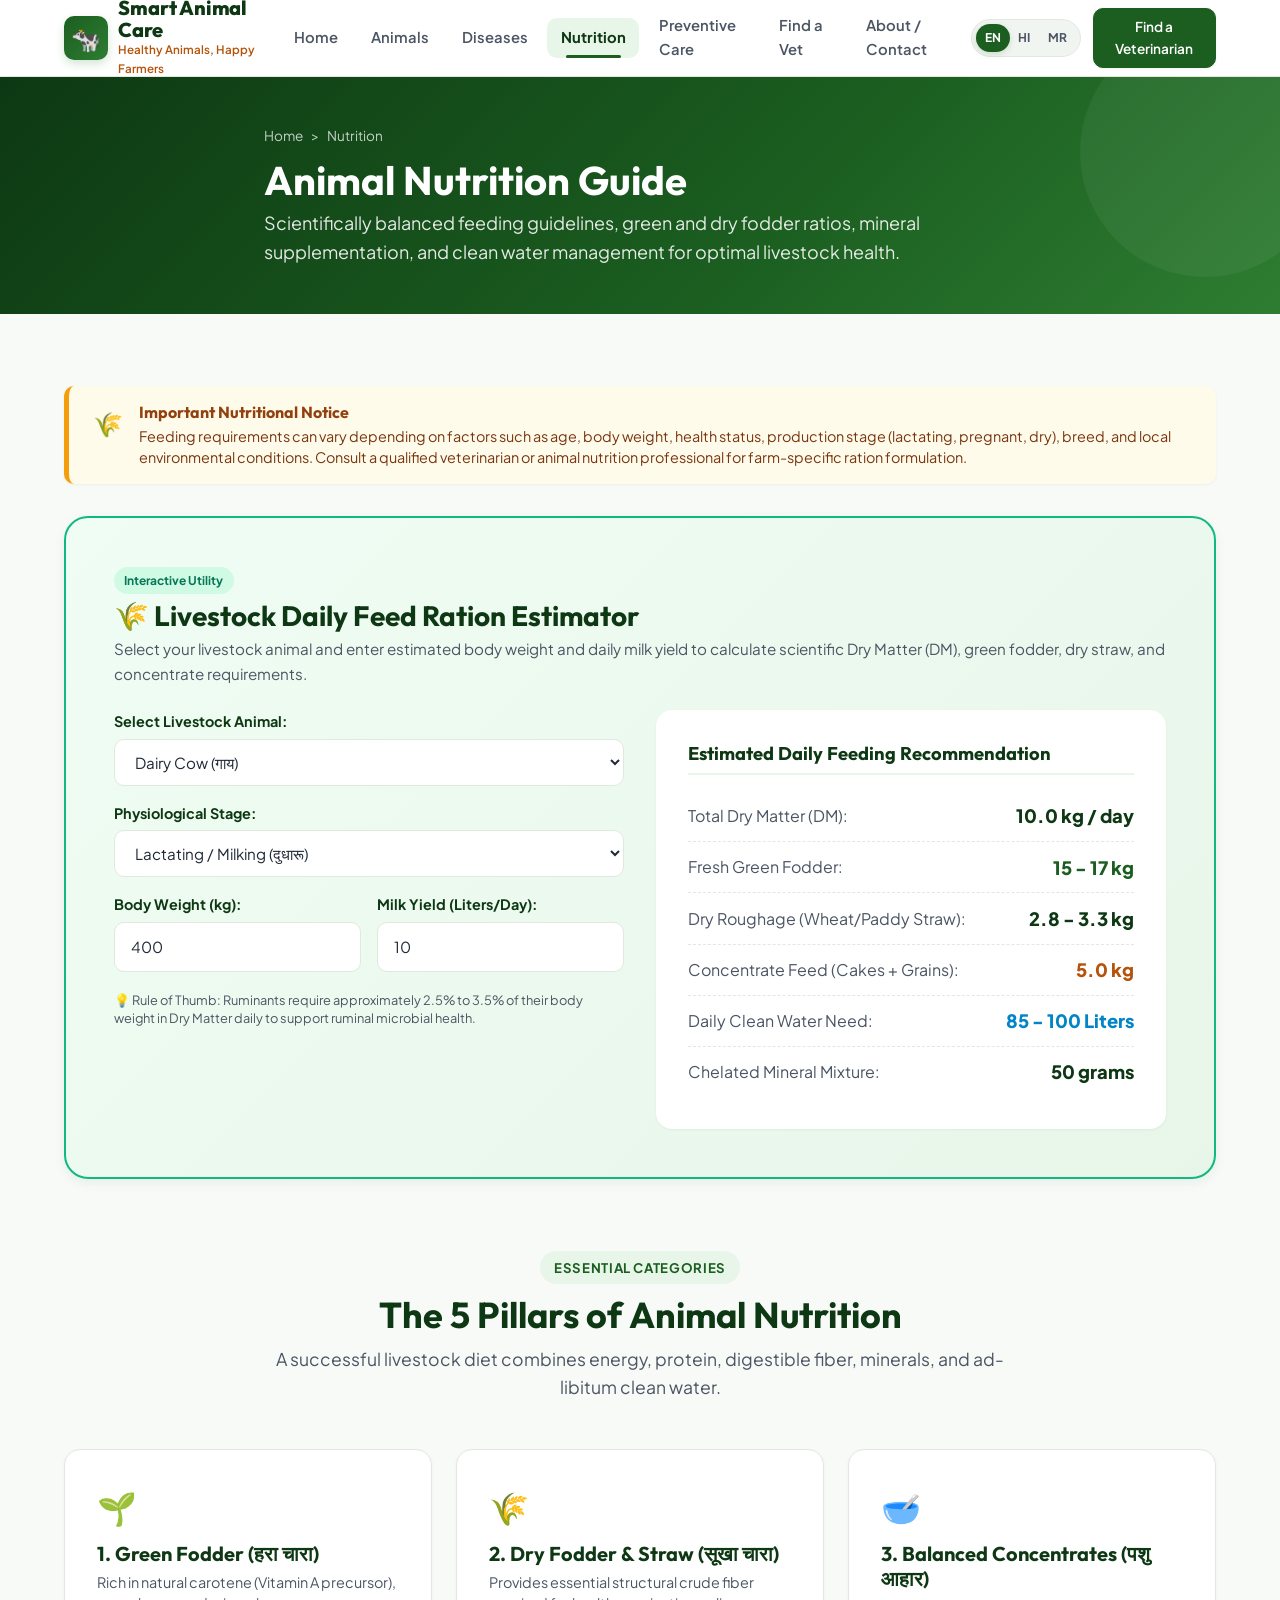
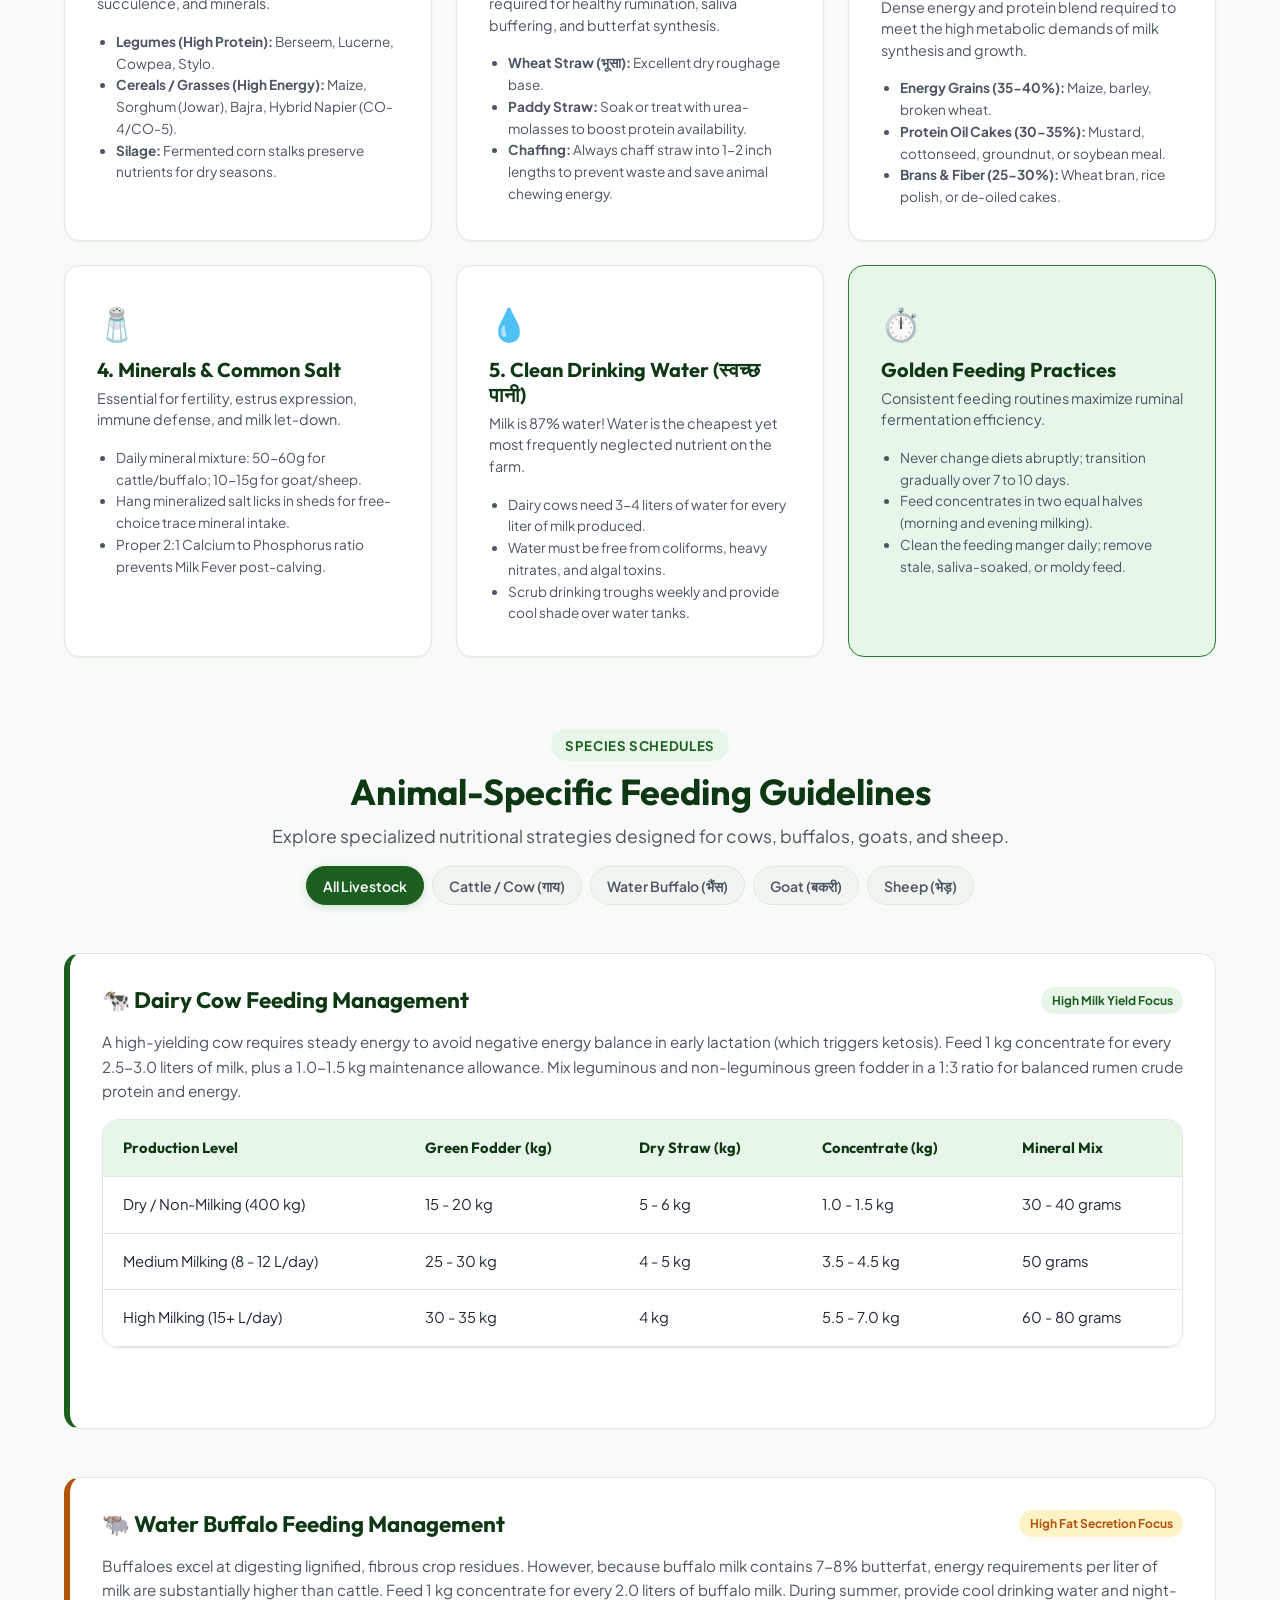
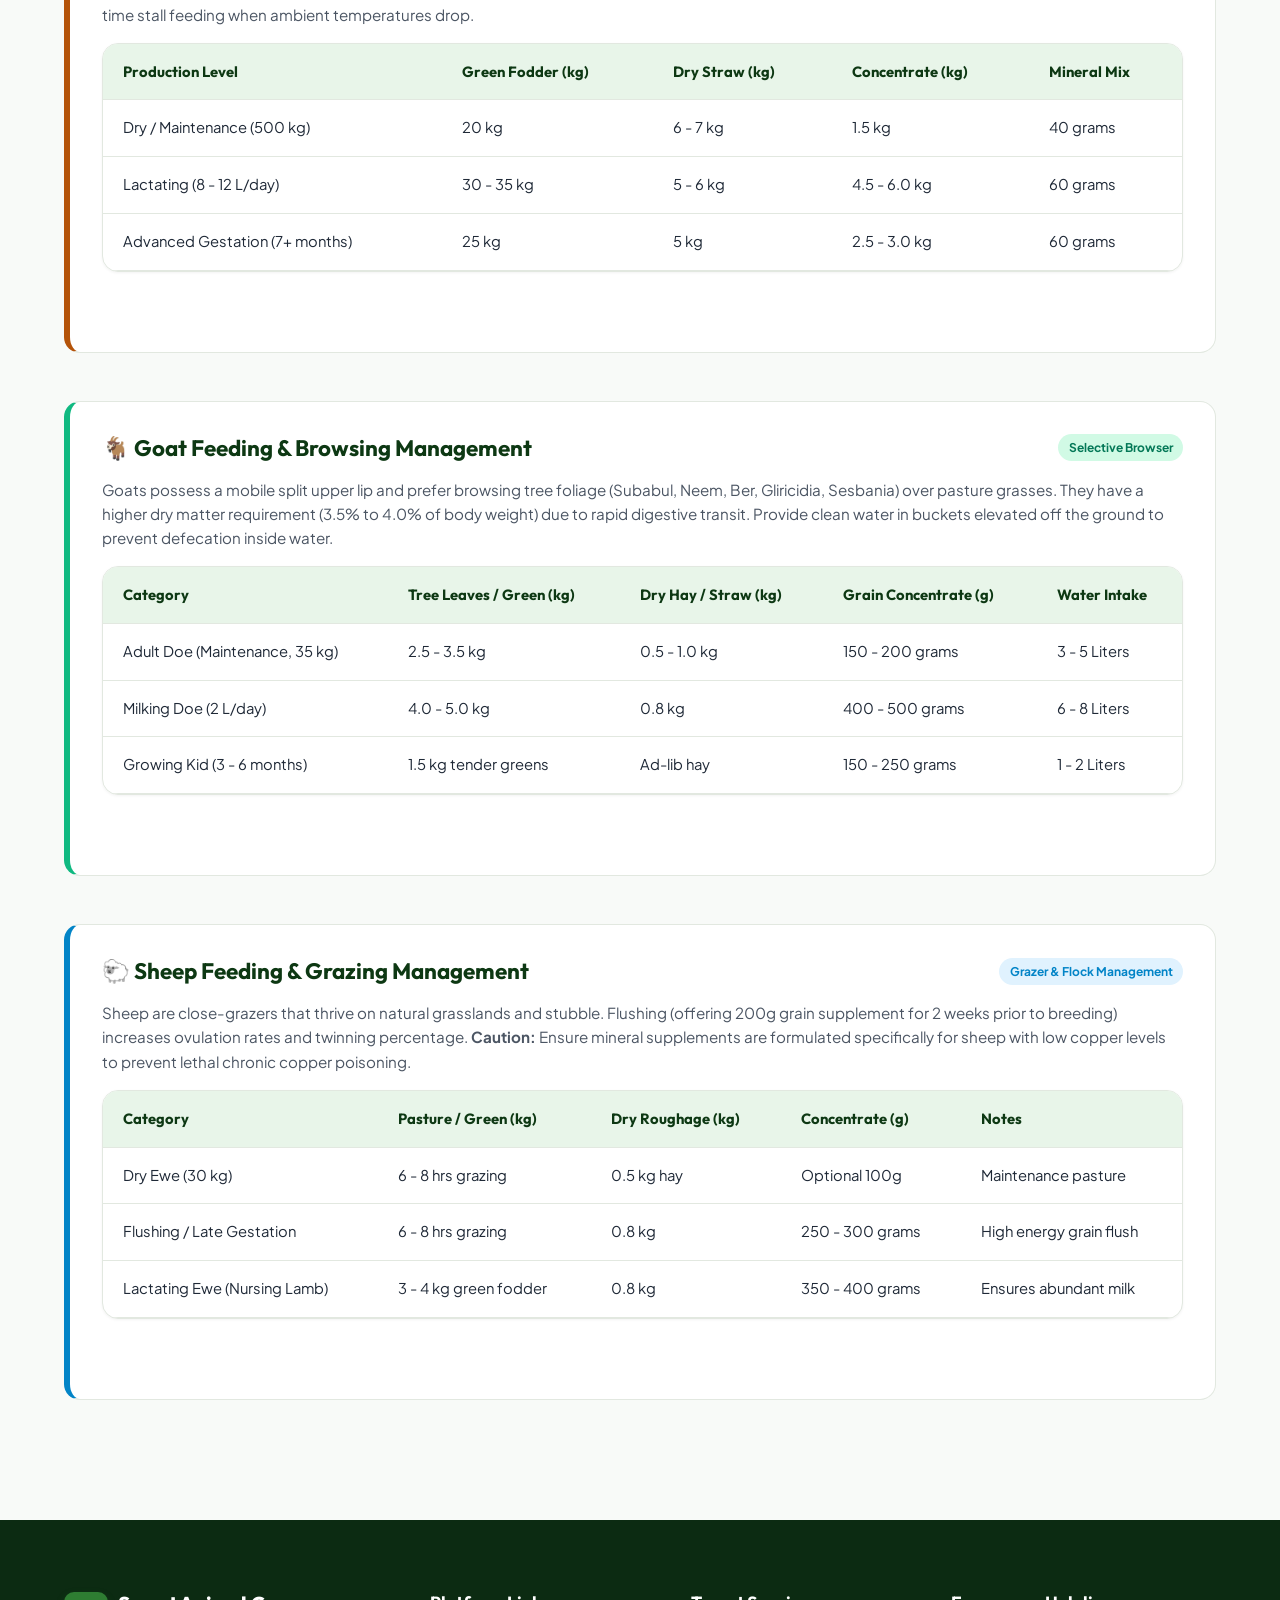
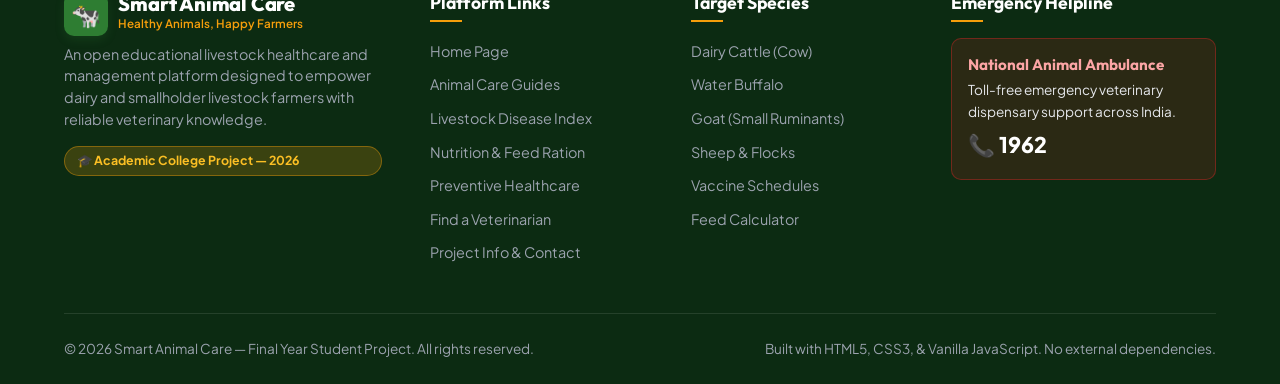
<file: nutrition.html>
<!DOCTYPE html>
<html lang="en">
<head>
  <meta charset="UTF-8">
  <meta name="viewport" content="width=device-width, initial-scale=1.0">
  <meta name="description" content="Animal Nutrition Guide — Balanced feed formulation, green and dry fodder requirements, clean drinking water, and interactive feed ration calculator on Smart Animal Care.">
  <title data-i18n="title-nutrition">Animal Nutrition Guide | Smart Animal Care</title>
  
  <!-- Google Fonts -->
  <link rel="preconnect" href="https://fonts.googleapis.com">
  <link rel="preconnect" href="https://fonts.gstatic.com" crossorigin>
  <link href="https://fonts.googleapis.com/css2?family=Outfit:wght@400;600;700;800&family=Plus+Jakarta+Sans:wght@400;500;600;700;800&display=swap" rel="stylesheet">
  
  <!-- Main Stylesheet -->
  <link rel="stylesheet" href="css/style.css">
</head>
<body>

  <!-- ========================================================================
       GLOBAL HEADER & NAVIGATION
       ======================================================================== -->
  <header class="site-header">
    <div class="container nav-container">
      <a href="index.html" class="brand-logo" aria-label="Smart Animal Care Home">
        <div class="logo-icon" aria-hidden="true">🐄</div>
        <div class="brand-text-wrap">
          <span class="brand-name" data-i18n="brand-name">Smart Animal Care</span>
          <span class="brand-tagline" data-i18n="brand-tagline">Healthy Animals, Happy Farmers</span>
        </div>
      </a>

      <nav class="nav-menu" aria-label="Main Navigation">
        <a href="index.html" class="nav-link" data-i18n="nav-home">Home</a>
        <a href="animals.html" class="nav-link" data-i18n="nav-animals">Animals</a>
        <a href="diseases.html" class="nav-link" data-i18n="nav-diseases">Diseases</a>
        <a href="nutrition.html" class="nav-link active" data-i18n="nav-nutrition">Nutrition</a>
        <a href="care-tips.html" class="nav-link" data-i18n="nav-care">Preventive Care</a>
        <a href="veterinarians.html" class="nav-link" data-i18n="nav-vet">Find a Vet</a>
        <a href="contact.html" class="nav-link" data-i18n="nav-contact">About / Contact</a>
      </nav>

      <div class="header-actions">
        <div class="lang-selector" aria-label="Select Language">
          <button type="button" class="lang-btn active" data-lang="en">EN</button>
          <button type="button" class="lang-btn" data-lang="hi">HI</button>
          <button type="button" class="lang-btn" data-lang="mr">MR</button>
        </div>
        <a href="veterinarians.html" class="btn btn-primary btn-sm nav-cta-btn" data-i18n="cta-find-vet">
          Find a Veterinarian
        </a>
        <button type="button" class="menu-toggle" id="menuToggle" aria-label="Toggle navigation menu">
          <span></span><span></span><span></span>
        </button>
      </div>
    </div>
  </header>

  <!-- Mobile Navigation Drawer -->
  <div class="mobile-nav-backdrop" id="mobileNavBackdrop"></div>
  <aside class="mobile-nav-drawer" id="mobileNavDrawer">
    <div class="brand-logo" style="margin-bottom: var(--space-md);">
      <div class="logo-icon">🐄</div>
      <div class="brand-text-wrap">
        <span class="brand-name" data-i18n="brand-name">Smart Animal Care</span>
        <span class="brand-tagline" data-i18n="brand-tagline">Healthy Animals, Happy Farmers</span>
      </div>
    </div>
    <nav class="flex flex-col gap-sm">
      <a href="index.html" class="nav-link mobile-nav-link" data-i18n="mobile-nav-home">🏠 Home</a>
      <a href="animals.html" class="nav-link mobile-nav-link" data-i18n="mobile-nav-animals">🐄 Animal Care</a>
      <a href="diseases.html" class="nav-link mobile-nav-link" data-i18n="mobile-nav-diseases">🩺 Disease Guide</a>
      <a href="nutrition.html" class="nav-link mobile-nav-link active" data-i18n="mobile-nav-nutrition">🌾 Nutrition & Feed</a>
      <a href="care-tips.html" class="nav-link mobile-nav-link" data-i18n="mobile-nav-care">🛡️ Preventive Care</a>
      <a href="veterinarians.html" class="nav-link mobile-nav-link" data-i18n="mobile-nav-vet">👨‍⚕️ Find a Vet</a>
      <a href="contact.html" class="nav-link mobile-nav-link" data-i18n="mobile-nav-contact">📞 About & Contact</a>
    </nav>
    <div style="margin-top: auto; padding-top: var(--space-md); border-top: 1px solid var(--color-border);">
      <a href="veterinarians.html" class="btn btn-primary btn-block" data-i18n="cta-find-vet">Find a Veterinarian</a>
    </div>
  </aside>

  <!-- ========================================================================
       PAGE BANNER
       ======================================================================== -->
  <div class="page-banner">
    <div class="container banner-content">
      <div class="breadcrumbs">
        <a href="index.html" data-i18n="crumb-home">Home</a> &gt; <span data-i18n="crumb-nutrition">Nutrition</span>
      </div>
      <h1 class="page-banner-title" data-i18n="nut-banner-title">Animal Nutrition Guide</h1>
      <p class="page-banner-subtitle" data-i18n="nut-banner-subtitle">Scientifically balanced feeding guidelines, green and dry fodder ratios, mineral supplementation, and clean water management for optimal livestock health.</p>
    </div>
  </div>

  <!-- ========================================================================
       MAIN SECTION
       ======================================================================== -->
  <main class="section">
    <div class="container">

      <!-- Nutrition Disclaimer Banner -->
      <div class="disclaimer-banner">
        <div class="disclaimer-icon" aria-hidden="true">🌾</div>
        <div class="disclaimer-text">
          <h4 data-i18n="nut-disc-title">Important Nutritional Notice</h4>
          <p data-i18n="nut-disc-text">Feeding requirements can vary depending on factors such as age, body weight, health status, production stage (lactating, pregnant, dry), breed, and local environmental conditions. Consult a qualified veterinarian or animal nutrition professional for farm-specific ration formulation.</p>
        </div>
      </div>

      <!-- INTERACTIVE FEED RATION CALCULATOR (Feature #9 & #18) -->
      <section class="calc-card">
        <div style="margin-bottom: var(--space-lg);">
          <span class="badge badge-success" style="margin-bottom: var(--space-xs);" data-i18n="calc-badge">Interactive Utility</span>
          <h2 style="font-size: 1.75rem; color: var(--color-primary-dark); margin-bottom: 0.25rem;" data-i18n="calc-title">🌾 Livestock Daily Feed Ration Estimator</h2>
          <p class="text-muted" style="font-size: 0.95rem;" data-i18n="calc-subtitle">Select your livestock animal and enter estimated body weight and daily milk yield to calculate scientific Dry Matter (DM), green fodder, dry straw, and concentrate requirements.</p>
        </div>

        <div class="calc-grid">
          <!-- Inputs Column -->
          <div class="calc-inputs">
            <div class="form-group">
              <label for="calcAnimalType" data-i18n="calc-lbl-animal">Select Livestock Animal:</label>
              <select id="calcAnimalType" class="form-control">
                <option value="cow" data-i18n="calc-opt-cow">Dairy Cow (गाय)</option>
                <option value="buffalo" data-i18n="calc-opt-buffalo">Water Buffalo (भैंस)</option>
                <option value="goat" data-i18n="calc-opt-goat">Domestic Goat (बकरी)</option>
                <option value="sheep" data-i18n="calc-opt-sheep">Domestic Sheep (भेड़)</option>
              </select>
            </div>

            <div class="form-group">
              <label for="calcStage" data-i18n="calc-lbl-stage">Physiological Stage:</label>
              <select id="calcStage" class="form-control">
                <option value="lactating" data-i18n="calc-stage-lactating">Lactating / Milking (दुधारू)</option>
                <option value="pregnant" data-i18n="calc-stage-pregnant">Advanced Pregnancy (गर्भवती - Dry Period)</option>
                <option value="dry" data-i18n="calc-stage-dry">Maintenance / Dry (अन-उत्पादक)</option>
              </select>
            </div>

            <div style="display: grid; grid-template-columns: 1fr 1fr; gap: var(--space-md);">
              <div class="form-group">
                <label for="calcWeight" data-i18n="calc-lbl-weight">Body Weight (kg):</label>
                <input type="number" id="calcWeight" class="form-control" value="400" min="20" max="900" step="5">
              </div>

              <div class="form-group">
                <label for="calcMilk" data-i18n="calc-lbl-milk">Milk Yield (Liters/Day):</label>
                <input type="number" id="calcMilk" class="form-control" value="10" min="0" max="50" step="0.5">
              </div>
            </div>

            <p style="font-size: 0.8rem; color: var(--color-text-muted); line-height: 1.4; margin-top: var(--space-xs);" data-i18n="calc-rule-thumb">💡 <em>Rule of Thumb: Ruminants require approximately 2.5% to 3.5% of their body weight in Dry Matter daily to support ruminal microbial health.</em></p>
          </div>

          <!-- Output Column -->
          <div class="calc-output-card">
            <h4 style="color: var(--color-primary-dark); font-size: 1.15rem; margin-bottom: var(--space-md); border-bottom: 2px solid var(--color-primary-subtle); padding-bottom: 0.5rem;" data-i18n="calc-out-title">Estimated Daily Feeding Recommendation</h4>

            <div class="calc-result-row">
              <span class="text-muted" data-i18n="calc-row-dm">Total Dry Matter (DM):</span>
              <span class="calc-result-value" id="outDM">10.0 kg / day</span>
            </div>

            <div class="calc-result-row">
              <span class="text-muted" data-i18n="calc-row-green">Fresh Green Fodder:</span>
              <span class="calc-result-value" style="color: var(--color-primary);" id="outGreen">25 - 30 kg</span>
            </div>

            <div class="calc-result-row">
              <span class="text-muted" data-i18n="calc-row-dry">Dry Roughage (Wheat/Paddy Straw):</span>
              <span class="calc-result-value" id="outDry">4.5 - 5.5 kg</span>
            </div>

            <div class="calc-result-row">
              <span class="text-muted" data-i18n="calc-row-conc">Concentrate Feed (Cakes + Grains):</span>
              <span class="calc-result-value" style="color: var(--color-accent-dark);" id="outConcentrate">4.5 kg</span>
            </div>

            <div class="calc-result-row">
              <span class="text-muted" data-i18n="calc-row-water">Daily Clean Water Need:</span>
              <span class="calc-result-value" style="color: var(--color-info);" id="outWater">75 - 90 Liters</span>
            </div>

            <div class="calc-result-row">
              <span class="text-muted" data-i18n="calc-row-mineral">Chelated Mineral Mixture:</span>
              <span class="calc-result-value" id="outMineral">50 grams</span>
            </div>
          </div>
        </div>
      </section>

      <!-- CORE NUTRITION PILLARS -->
      <div class="section-header">
        <span class="section-tag" data-i18n="nut-pillars-tag">Essential Categories</span>
        <h2 class="section-title" data-i18n="nut-pillars-title">The 5 Pillars of Animal Nutrition</h2>
        <p class="section-subtitle" data-i18n="nut-pillars-sub">A successful livestock diet combines energy, protein, digestible fiber, minerals, and ad-libitum clean water.</p>
      </div>

      <div class="grid grid-3" style="margin-bottom: var(--space-3xl);">
        <!-- Pillar 1: Green Fodder -->
        <div class="fodder-type-card">
          <div class="fodder-icon">🌱</div>
          <h3 style="font-size: 1.25rem; color: var(--color-primary-dark); margin-bottom: 0.35rem;" data-i18n="pillar-green-title">
            1. Green Fodder (हरा चारा)
          </h3>
          <p style="font-size: 0.9rem; color: var(--color-text-muted); margin-bottom: var(--space-md); line-height: 1.5;" data-i18n="nut-p1-desc">
            Rich in natural carotene (Vitamin A precursor), succulence, and minerals.
          </p>
          <ul style="font-size: 0.85rem; color: var(--color-text-muted); list-style: disc; padding-left: 1.2rem; line-height: 1.6;">
            <li><strong data-i18n="nut-p1-leg">Legumes (High Protein):</strong> <span data-i18n="nut-p1-leg-items">Berseem, Lucerne, Cowpea, Stylo.</span></li>
            <li><strong data-i18n="nut-p1-cer">Cereals / Grasses (High Energy):</strong> <span data-i18n="nut-p1-cer-items">Maize, Sorghum (Jowar), Bajra, Hybrid Napier (CO-4/CO-5).</span></li>
            <li><strong data-i18n="nut-p1-sil">Silage:</strong> <span data-i18n="nut-p1-sil-items">Fermented corn stalks preserve nutrients for dry seasons.</span></li>
          </ul>
        </div>

        <!-- Pillar 2: Dry Fodder -->
        <div class="fodder-type-card">
          <div class="fodder-icon">🌾</div>
          <h3 style="font-size: 1.25rem; color: var(--color-primary-dark); margin-bottom: 0.35rem;" data-i18n="nut-p2-title">
            2. Dry Fodder & Straw (सूखा चारा)
          </h3>
          <p style="font-size: 0.9rem; color: var(--color-text-muted); margin-bottom: var(--space-md); line-height: 1.5;" data-i18n="nut-p2-desc">
            Provides essential structural crude fiber required for healthy rumination, saliva buffering, and butterfat synthesis.
          </p>
          <ul style="font-size: 0.85rem; color: var(--color-text-muted); list-style: disc; padding-left: 1.2rem; line-height: 1.6;">
            <li><strong data-i18n="nut-p2-wheat">Wheat Straw (भूसा):</strong> <span data-i18n="nut-p2-wheat-desc">Excellent dry roughage base.</span></li>
            <li><strong data-i18n="nut-p2-paddy">Paddy Straw:</strong> <span data-i18n="nut-p2-paddy-desc">Soak or treat with urea-molasses to boost protein availability.</span></li>
            <li><strong data-i18n="nut-p2-chaff">Chaffing:</strong> <span data-i18n="nut-p2-chaff-desc">Always chaff straw into 1-2 inch lengths to prevent waste and save animal chewing energy.</span></li>
          </ul>
        </div>

        <!-- Pillar 3: Concentrates -->
        <div class="fodder-type-card">
          <div class="fodder-icon">🥣</div>
          <h3 style="font-size: 1.25rem; color: var(--color-primary-dark); margin-bottom: 0.35rem;" data-i18n="nut-p3-title">
            3. Balanced Concentrates (पशु आहार)
          </h3>
          <p style="font-size: 0.9rem; color: var(--color-text-muted); margin-bottom: var(--space-md); line-height: 1.5;" data-i18n="nut-p3-desc">
            Dense energy and protein blend required to meet the high metabolic demands of milk synthesis and growth.
          </p>
          <ul style="font-size: 0.85rem; color: var(--color-text-muted); list-style: disc; padding-left: 1.2rem; line-height: 1.6;">
            <li><strong data-i18n="nut-p3-grain">Energy Grains (35-40%):</strong> <span data-i18n="nut-p3-grain-desc">Maize, barley, broken wheat.</span></li>
            <li><strong data-i18n="nut-p3-cake">Protein Oil Cakes (30-35%):</strong> <span data-i18n="nut-p3-cake-desc">Mustard, cottonseed, groundnut, or soybean meal.</span></li>
            <li><strong data-i18n="nut-p3-bran">Brans & Fiber (25-30%):</strong> <span data-i18n="nut-p3-bran-desc">Wheat bran, rice polish, or de-oiled cakes.</span></li>
          </ul>
        </div>

        <!-- Pillar 4: Minerals & Salt -->
        <div class="fodder-type-card">
          <div class="fodder-icon">🧂</div>
          <h3 style="font-size: 1.25rem; color: var(--color-primary-dark); margin-bottom: 0.35rem;" data-i18n="nut-p4-title">
            4. Minerals & Common Salt
          </h3>
          <p style="font-size: 0.9rem; color: var(--color-text-muted); margin-bottom: var(--space-md); line-height: 1.5;" data-i18n="nut-p4-desc">
            Essential for fertility, estrus expression, immune defense, and milk let-down.
          </p>
          <ul style="font-size: 0.85rem; color: var(--color-text-muted); list-style: disc; padding-left: 1.2rem; line-height: 1.6;">
            <li data-i18n="nut-p4-min1">Daily mineral mixture: 50-60g for cattle/buffalo; 10-15g for goat/sheep.</li>
            <li data-i18n="nut-p4-min2">Hang mineralized salt licks in sheds for free-choice trace mineral intake.</li>
            <li data-i18n="nut-p4-min3">Proper 2:1 Calcium to Phosphorus ratio prevents Milk Fever post-calving.</li>
          </ul>
        </div>

        <!-- Pillar 5: Clean Water -->
        <div class="fodder-type-card">
          <div class="fodder-icon">💧</div>
          <h3 style="font-size: 1.25rem; color: var(--color-primary-dark); margin-bottom: 0.35rem;" data-i18n="nut-p5-title">
            5. Clean Drinking Water (स्वच्छ पानी)
          </h3>
          <p style="font-size: 0.9rem; color: var(--color-text-muted); margin-bottom: var(--space-md); line-height: 1.5;" data-i18n="nut-p5-desc">
            Milk is 87% water! Water is the cheapest yet most frequently neglected nutrient on the farm.
          </p>
          <ul style="font-size: 0.85rem; color: var(--color-text-muted); list-style: disc; padding-left: 1.2rem; line-height: 1.6;">
            <li data-i18n="nut-p5-wat1">Dairy cows need 3-4 liters of water for every liter of milk produced.</li>
            <li data-i18n="nut-p5-wat2">Water must be free from coliforms, heavy nitrates, and algal toxins.</li>
            <li data-i18n="nut-p5-wat3">Scrub drinking troughs weekly and provide cool shade over water tanks.</li>
          </ul>
        </div>

        <!-- Practical Feeding Rules -->
        <div class="fodder-type-card" style="background: var(--color-primary-subtle); border-color: var(--color-primary-light);">
          <div class="fodder-icon">⏱️</div>
          <h3 style="font-size: 1.25rem; color: var(--color-primary-dark); margin-bottom: 0.35rem;" data-i18n="nut-golden-title">
            Golden Feeding Practices
          </h3>
          <p style="font-size: 0.9rem; color: var(--color-text-muted); margin-bottom: var(--space-md); line-height: 1.5;" data-i18n="nut-golden-desc">
            Consistent feeding routines maximize ruminal fermentation efficiency.
          </p>
          <ul style="font-size: 0.85rem; color: var(--color-text-muted); list-style: disc; padding-left: 1.2rem; line-height: 1.6;">
            <li data-i18n="nut-golden-r1">Never change diets abruptly; transition gradually over 7 to 10 days.</li>
            <li data-i18n="nut-golden-r2">Feed concentrates in two equal halves (morning and evening milking).</li>
            <li data-i18n="nut-golden-r3">Clean the feeding manger daily; remove stale, saliva-soaked, or moldy feed.</li>
          </ul>
        </div>
      </div>

      <!-- ANIMAL-SPECIFIC NUTRITION GUIDES & FILTER -->
      <div class="section-header">
        <span class="section-tag" data-i18n="nut-species-schedules">Species Schedules</span>
        <h2 class="section-title" data-i18n="nut-animal-feeding-guidelines">Animal-Specific Feeding Guidelines</h2>
        <p class="section-subtitle" data-i18n="species-nut-sub">Explore specialized nutritional strategies designed for cows, buffalos, goats, and sheep.</p>

        <!-- Animal Filter Tabs -->
        <div class="filter-pills-wrap justify-center" style="margin-top: var(--space-md);">
          <button type="button" class="filter-pill nutrition-tab-btn active" data-animal="all" data-i18n="nut-tab-all-btn">All Livestock</button>
          <button type="button" class="filter-pill nutrition-tab-btn" data-animal="cow" data-i18n="anim-filter-cow">Cattle / Cow (गाय)</button>
          <button type="button" class="filter-pill nutrition-tab-btn" data-animal="buffalo" data-i18n="buffalo-title">Water Buffalo (भैंस)</button>
          <button type="button" class="filter-pill nutrition-tab-btn" data-animal="goat" data-i18n="tab-goat-nut">Goat (बकरी)</button>
          <button type="button" class="filter-pill nutrition-tab-btn" data-animal="sheep" data-i18n="tab-sheep-nut">Sheep (भेड़)</button>
        </div>
      </div>

      <!-- Cow Section -->
      <div class="nutrition-animal-section" data-animal="cow" style="margin-bottom: var(--space-2xl);">
        <div class="quick-access-card" style="border-left: 6px solid var(--color-primary);">
          <div style="display: flex; justify-content: space-between; align-items: center; flex-wrap: wrap; margin-bottom: var(--space-md);">
            <h3 style="font-size: 1.4rem; color: var(--color-primary-dark);" data-i18n="nut-cow-mgmt-title">🐄 Dairy Cow Feeding Management</h3>
            <span class="badge badge-primary" data-i18n="nut-cow-focus-badge">High Milk Yield Focus</span>
          </div>
          <p style="font-size: 0.95rem; color: var(--color-text-muted); margin-bottom: var(--space-md);" data-i18n="nut-cow-mgmt-desc">
            A high-yielding cow requires steady energy to avoid negative energy balance in early lactation (which triggers ketosis). Feed 1 kg concentrate for every 2.5-3.0 liters of milk, plus a 1.0-1.5 kg maintenance allowance. Mix leguminous and non-leguminous green fodder in a 1:3 ratio for balanced rumen crude protein and energy.
          </p>
          <div class="nutrition-table-wrap">
            <table class="data-table">
              <thead>
                <tr>
                  <th data-i18n="nut-th-prod-level">Production Level</th>
                  <th data-i18n="nut-th-green-fodder">Green Fodder (kg)</th>
                  <th data-i18n="nut-th-dry-straw">Dry Straw (kg)</th>
                  <th data-i18n="nut-th-concentrate">Concentrate (kg)</th>
                  <th data-i18n="nut-th-mineral-mix">Mineral Mix</th>
                </tr>
              </thead>
              <tbody>
                <tr>
                  <td data-i18n="nut-cow-row-dry"><strong>Dry / Non-Milking (400 kg)</strong></td>
                  <td>15 - 20 kg</td>
                  <td>5 - 6 kg</td>
                  <td>1.0 - 1.5 kg</td>
                  <td data-i18n="nut-val-30-40g">30 - 40 grams</td>
                </tr>
                <tr>
                  <td data-i18n="nut-cow-row-med"><strong>Medium Milking (8 - 12 L/day)</strong></td>
                  <td>25 - 30 kg</td>
                  <td>4 - 5 kg</td>
                  <td>3.5 - 4.5 kg</td>
                  <td data-i18n="nut-val-50g">50 grams</td>
                </tr>
                <tr>
                  <td data-i18n="nut-cow-row-high"><strong>High Milking (15+ L/day)</strong></td>
                  <td>30 - 35 kg</td>
                  <td>4 kg</td>
                  <td>5.5 - 7.0 kg</td>
                  <td data-i18n="nut-val-60-80g">60 - 80 grams</td>
                </tr>
              </tbody>
            </table>
          </div>
        </div>
      </div>

      <!-- Buffalo Section -->
      <div class="nutrition-animal-section" data-animal="buffalo" style="margin-bottom: var(--space-2xl);">
        <div class="quick-access-card" style="border-left: 6px solid var(--color-accent-dark);">
          <div style="display: flex; justify-content: space-between; align-items: center; flex-wrap: wrap; margin-bottom: var(--space-md);">
            <h3 style="font-size: 1.4rem; color: var(--color-primary-dark);" data-i18n="nut-buf-mgmt-title">🐃 Water Buffalo Feeding Management</h3>
            <span class="badge badge-warning" data-i18n="nut-buf-focus-badge">High Fat Secretion Focus</span>
          </div>
          <p style="font-size: 0.95rem; color: var(--color-text-muted); margin-bottom: var(--space-md);" data-i18n="nut-buf-mgmt-desc">
            Buffaloes excel at digesting lignified, fibrous crop residues. However, because buffalo milk contains 7-8% butterfat, energy requirements per liter of milk are substantially higher than cattle. Feed 1 kg concentrate for every 2.0 liters of buffalo milk. During summer, provide cool drinking water and night-time stall feeding when ambient temperatures drop.
          </p>
          <div class="nutrition-table-wrap">
            <table class="data-table">
              <thead>
                <tr>
                  <th data-i18n="nut-th-prod-level">Production Level</th>
                  <th data-i18n="nut-th-green-fodder">Green Fodder (kg)</th>
                  <th data-i18n="nut-th-dry-straw">Dry Straw (kg)</th>
                  <th data-i18n="nut-th-concentrate">Concentrate (kg)</th>
                  <th data-i18n="nut-th-mineral-mix">Mineral Mix</th>
                </tr>
              </thead>
              <tbody>
                <tr>
                  <td data-i18n="nut-buf-row-dry"><strong>Dry / Maintenance (500 kg)</strong></td>
                  <td>20 kg</td>
                  <td>6 - 7 kg</td>
                  <td>1.5 kg</td>
                  <td data-i18n="nut-val-40g">40 grams</td>
                </tr>
                <tr>
                  <td data-i18n="nut-buf-row-lac"><strong>Lactating (8 - 12 L/day)</strong></td>
                  <td>30 - 35 kg</td>
                  <td>5 - 6 kg</td>
                  <td>4.5 - 6.0 kg</td>
                  <td data-i18n="nut-val-60g">60 grams</td>
                </tr>
                <tr>
                  <td data-i18n="nut-buf-row-gest"><strong>Advanced Gestation (7+ months)</strong></td>
                  <td>25 kg</td>
                  <td>5 kg</td>
                  <td>2.5 - 3.0 kg</td>
                  <td data-i18n="nut-val-60g">60 grams</td>
                </tr>
              </tbody>
            </table>
          </div>
        </div>
      </div>

      <!-- Goat Section -->
      <div class="nutrition-animal-section" data-animal="goat" style="margin-bottom: var(--space-2xl);">
        <div class="quick-access-card" style="border-left: 6px solid var(--color-emerald);">
          <div style="display: flex; justify-content: space-between; align-items: center; flex-wrap: wrap; margin-bottom: var(--space-md);">
            <h3 style="font-size: 1.4rem; color: var(--color-primary-dark);" data-i18n="nut-goat-mgmt-title">🐐 Goat Feeding & Browsing Management</h3>
            <span class="badge badge-success" data-i18n="nut-goat-focus-badge">Selective Browser</span>
          </div>
          <p style="font-size: 0.95rem; color: var(--color-text-muted); margin-bottom: var(--space-md);" data-i18n="nut-goat-mgmt-desc">
            Goats possess a mobile split upper lip and prefer browsing tree foliage (Subabul, Neem, Ber, Gliricidia, Sesbania) over pasture grasses. They have a higher dry matter requirement (3.5% to 4.0% of body weight) due to rapid digestive transit. Provide clean water in buckets elevated off the ground to prevent defecation inside water.
          </p>
          <div class="nutrition-table-wrap">
            <table class="data-table">
              <thead>
                <tr>
                  <th data-i18n="nut-th-category">Category</th>
                  <th data-i18n="nut-th-tree-leaves">Tree Leaves / Green (kg)</th>
                  <th data-i18n="nut-th-dry-hay">Dry Hay / Straw (kg)</th>
                  <th data-i18n="nut-th-grain-conc">Grain Concentrate (g)</th>
                  <th data-i18n="nut-th-water-intake">Water Intake</th>
                </tr>
              </thead>
              <tbody>
                <tr>
                  <td data-i18n="nut-goat-row-adult"><strong>Adult Doe (Maintenance, 35 kg)</strong></td>
                  <td>2.5 - 3.5 kg</td>
                  <td>0.5 - 1.0 kg</td>
                  <td data-i18n="nut-val-150-200g">150 - 200 grams</td>
                  <td data-i18n="nut-val-3-5l">3 - 5 Liters</td>
                </tr>
                <tr>
                  <td data-i18n="nut-goat-row-milk"><strong>Milking Doe (2 L/day)</strong></td>
                  <td>4.0 - 5.0 kg</td>
                  <td>0.8 kg</td>
                  <td data-i18n="nut-val-400-500g">400 - 500 grams</td>
                  <td data-i18n="nut-val-6-8l">6 - 8 Liters</td>
                </tr>
                <tr>
                  <td data-i18n="nut-goat-row-kid"><strong>Growing Kid (3 - 6 months)</strong></td>
                  <td data-i18n="nut-val-1-5kg-greens">1.5 kg tender greens</td>
                  <td data-i18n="nut-val-adlib-hay">Ad-lib hay</td>
                  <td data-i18n="nut-val-150-250g">150 - 250 grams</td>
                  <td data-i18n="nut-val-1-2l">1 - 2 Liters</td>
                </tr>
              </tbody>
            </table>
          </div>
        </div>
      </div>

      <!-- Sheep Section -->
      <div class="nutrition-animal-section" data-animal="sheep" style="margin-bottom: var(--space-2xl);">
        <div class="quick-access-card" style="border-left: 6px solid var(--color-info);">
          <div style="display: flex; justify-content: space-between; align-items: center; flex-wrap: wrap; margin-bottom: var(--space-md);">
            <h3 style="font-size: 1.4rem; color: var(--color-primary-dark);" data-i18n="sheep-nut-title">🐑 Sheep Feeding & Grazing Management</h3>
            <span class="badge badge-info" data-i18n="nut-sheep-focus-badge">Grazer & Flock Management</span>
          </div>
          <p style="font-size: 0.95rem; color: var(--color-text-muted); margin-bottom: var(--space-md);">
            <span data-i18n="nut-sheep-mgmt-desc-p1">Sheep are close-grazers that thrive on natural grasslands and stubble. Flushing (offering 200g grain supplement for 2 weeks prior to breeding) increases ovulation rates and twinning percentage.</span> <strong data-i18n="nut-sheep-caution-strong">Caution:</strong> <span data-i18n="nut-sheep-caution-desc">Ensure mineral supplements are formulated specifically for sheep with low copper levels to prevent lethal chronic copper poisoning.</span>
          </p>
          <div class="nutrition-table-wrap">
            <table class="data-table">
              <thead>
                <tr>
                  <th data-i18n="nut-th-category">Category</th>
                  <th data-i18n="nut-th-pasture-green">Pasture / Green (kg)</th>
                  <th data-i18n="nut-th-dry-roughage">Dry Roughage (kg)</th>
                  <th data-i18n="nut-th-sheep-conc">Concentrate (g)</th>
                  <th data-i18n="nut-th-notes">Notes</th>
                </tr>
              </thead>
              <tbody>
                <tr>
                  <td data-i18n="nut-sheep-row-dry"><strong>Dry Ewe (30 kg)</strong></td>
                  <td data-i18n="nut-val-6-8h-grazing">6 - 8 hrs grazing</td>
                  <td data-i18n="nut-val-0-5kg-hay">0.5 kg hay</td>
                  <td data-i18n="nut-val-opt-100g">Optional 100g</td>
                  <td data-i18n="nut-val-maint-pasture">Maintenance pasture</td>
                </tr>
                <tr>
                  <td data-i18n="nut-sheep-row-flush"><strong>Flushing / Late Gestation</strong></td>
                  <td data-i18n="nut-val-6-8h-grazing">6 - 8 hrs grazing</td>
                  <td>0.8 kg</td>
                  <td data-i18n="nut-val-250-300g">250 - 300 grams</td>
                  <td data-i18n="nut-val-grain-flush">High energy grain flush</td>
                </tr>
                <tr>
                  <td data-i18n="nut-sheep-row-lac"><strong>Lactating Ewe (Nursing Lamb)</strong></td>
                  <td data-i18n="nut-val-3-4kg-green">3 - 4 kg green fodder</td>
                  <td>0.8 kg</td>
                  <td data-i18n="nut-val-350-400g">350 - 400 grams</td>
                  <td data-i18n="nut-val-abundant-milk">Ensures abundant milk</td>
                </tr>
              </tbody>
            </table>
          </div>
        </div>
      </div>

    </div>
  </main>

  <!-- ========================================================================
       GLOBAL FOOTER
       ======================================================================== -->
  <footer class="site-footer">
    <div class="container">
      <div class="footer-top-grid">
        <div class="footer-brand">
          <div class="brand-logo" style="margin-bottom: 0.5rem;">
            <div class="logo-icon" style="background: var(--color-primary-light);">🐄</div>
            <div class="brand-text-wrap">
              <span class="brand-name" data-i18n="brand-name">Smart Animal Care</span>
              <span class="brand-tagline" data-i18n="brand-tagline">Healthy Animals, Happy Farmers</span>
            </div>
          </div>
          <p class="footer-desc" data-i18n="footer-desc">An open educational livestock healthcare and management platform designed to empower dairy and smallholder livestock farmers with reliable veterinary knowledge.</p>
          <div class="student-project-pill" data-i18n="footer-project-pill">🎓 Academic College Project — 2026</div>
        </div>

        <div>
          <h4 class="footer-heading" data-i18n="footer-heading-links">Platform Links</h4>
          <ul class="footer-links">
            <li><a href="index.html" data-i18n="footer-link-home">Home Page</a></li>
            <li><a href="animals.html" data-i18n="footer-link-animals">Animal Care Guides</a></li>
            <li><a href="diseases.html" data-i18n="footer-link-diseases">Livestock Disease Index</a></li>
            <li><a href="nutrition.html" data-i18n="footer-link-nutrition">Nutrition & Feed Ration</a></li>
            <li><a href="care-tips.html" data-i18n="footer-link-care">Preventive Healthcare</a></li>
            <li><a href="veterinarians.html" data-i18n="footer-link-vet">Find a Veterinarian</a></li>
            <li><a href="contact.html" data-i18n="footer-link-contact">Project Info & Contact</a></li>
          </ul>
        </div>

        <div>
          <h4 class="footer-heading" data-i18n="footer-heading-species">Target Species</h4>
          <ul class="footer-links">
            <li><a href="animals.html" data-i18n="footer-species-cow">Dairy Cattle (Cow)</a></li>
            <li><a href="animals.html" data-i18n="footer-species-buffalo">Water Buffalo</a></li>
            <li><a href="animals.html" data-i18n="footer-species-goat">Goat (Small Ruminants)</a></li>
            <li><a href="animals.html" data-i18n="footer-species-sheep">Sheep & Flocks</a></li>
            <li><a href="care-tips.html" data-i18n="footer-species-vaccines">Vaccine Schedules</a></li>
            <li><a href="nutrition.html" data-i18n="footer-species-calculator">Feed Calculator</a></li>
          </ul>
        </div>

        <div>
          <h4 class="footer-heading" data-i18n="footer-heading-helpline">Emergency Helpline</h4>
          <div class="footer-emergency-box">
            <h5 data-i18n="footer-helpline-title">National Animal Ambulance</h5>
            <p data-i18n="footer-helpline-desc">Toll-free emergency veterinary dispensary support across India.</p>
            <a href="tel:1962" class="phone-number">📞 1962</a>
          </div>
        </div>
      </div>

      <div class="footer-bottom">
        <p data-i18n="footer-copyright">&copy; 2026 Smart Animal Care — Final Year Student Project. All rights reserved.</p>
        <p data-i18n="footer-tech-stack">Built with HTML5, CSS3, & Vanilla JavaScript. No external dependencies.</p>
      </div>
    </div>
  </footer>

  <button type="button" class="back-to-top" id="backToTop" aria-label="Scroll back to top">↑</button>
  <script src="js/translations.js" defer></script>
  <script src="js/script.js" defer></script>
</body>
</html>
</file>
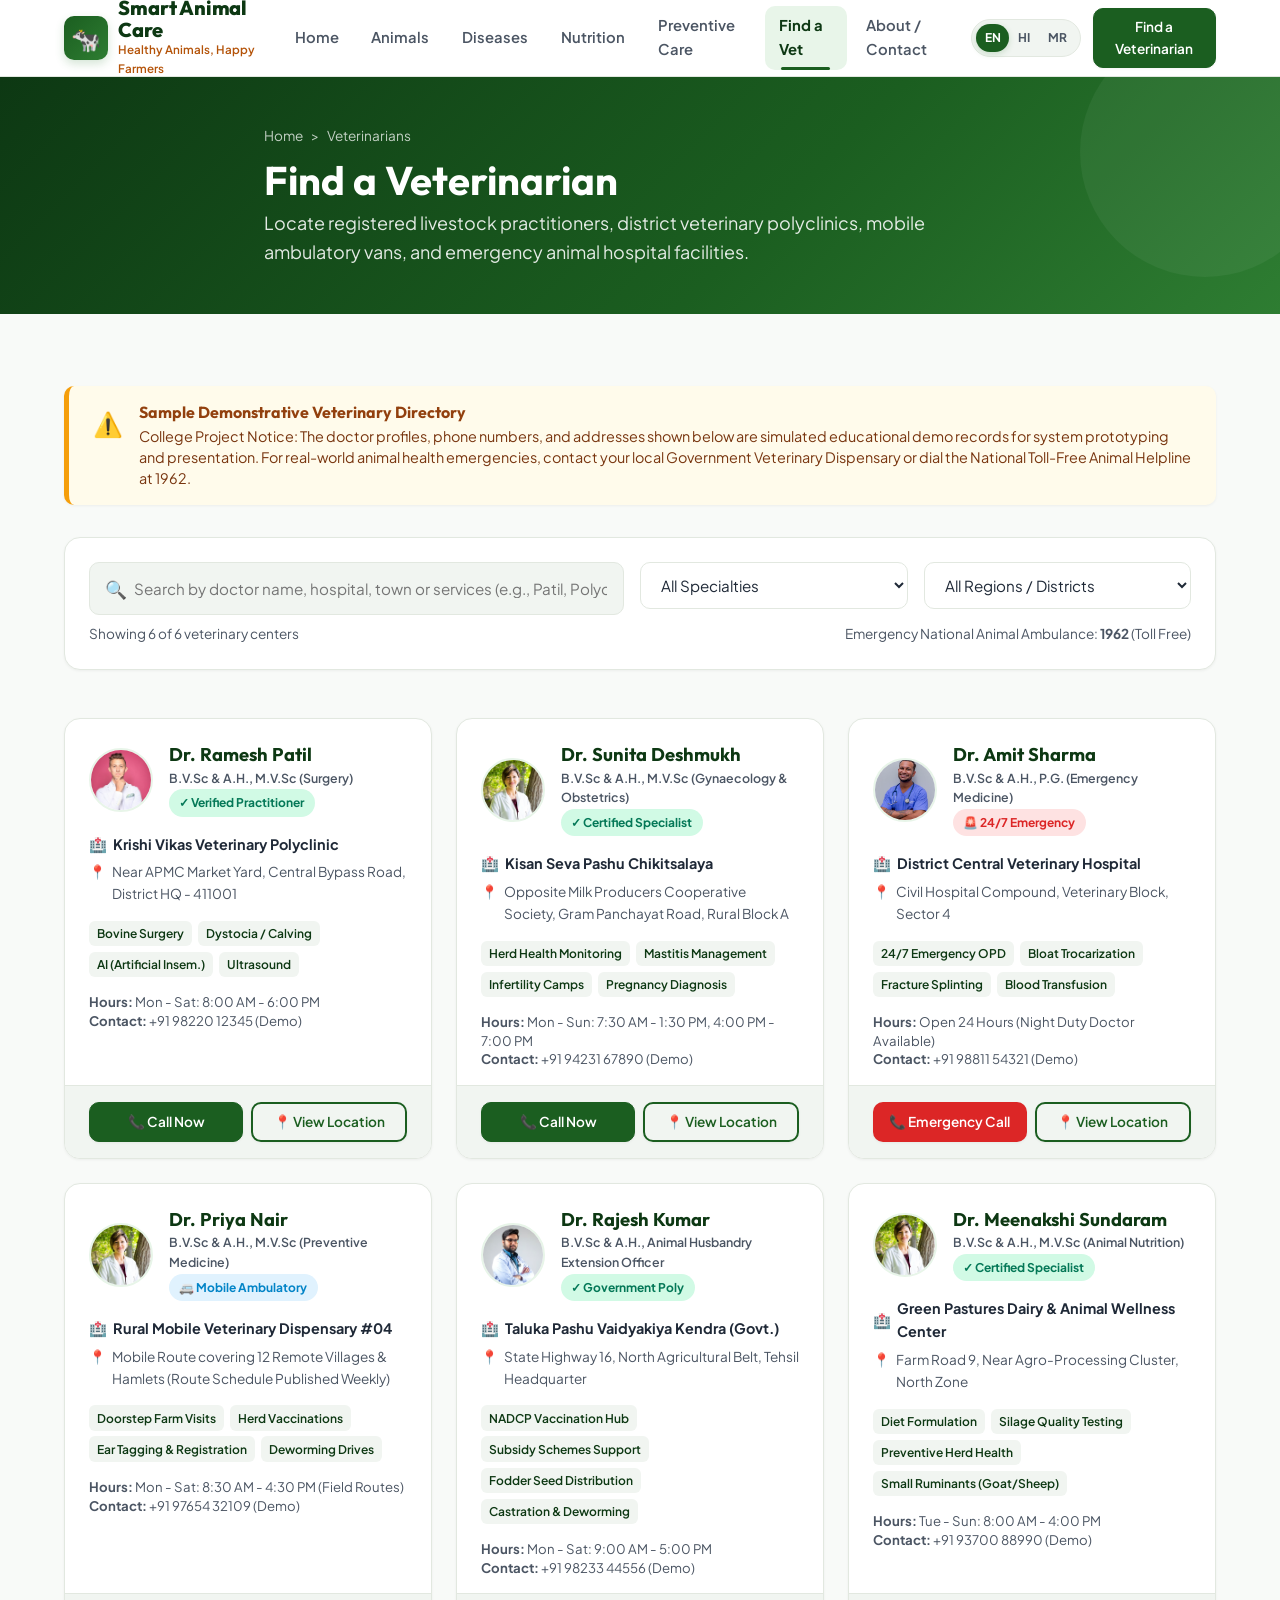
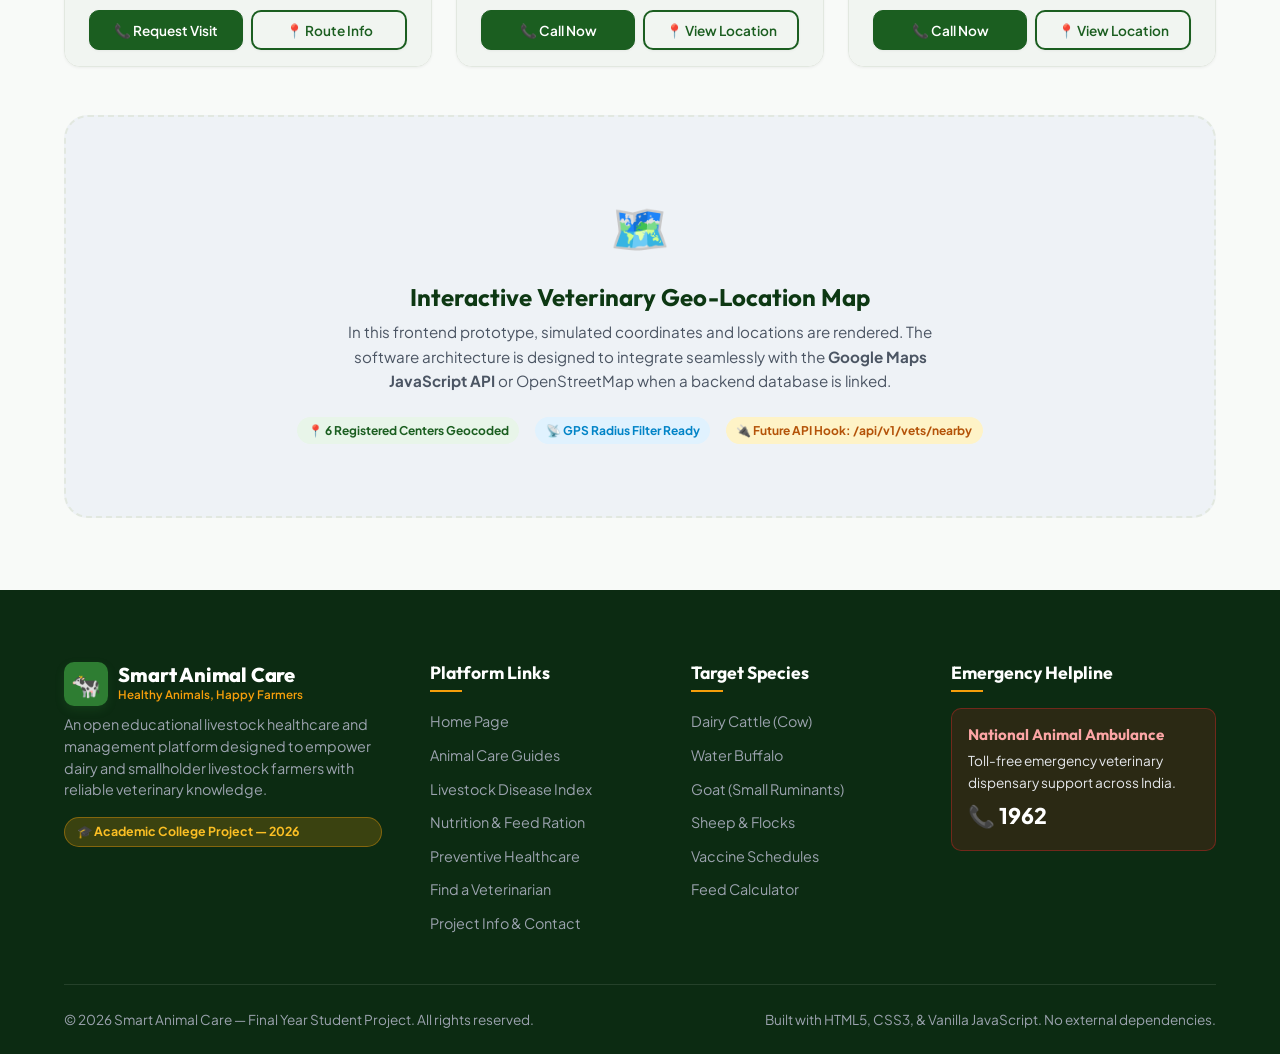
<file: veterinarians.html>
<!DOCTYPE html>
<html lang="en">
<head>
  <meta charset="UTF-8">
  <meta name="viewport" content="width=device-width, initial-scale=1.0">
  <meta name="description" content="Find a Veterinarian — Search nearby livestock doctors, government polyclinics, emergency mobile dispensaries, and cattle specialists on Smart Animal Care.">
  <title data-i18n="title-vets">Find a Veterinarian | Smart Animal Care</title>
  
  <!-- Google Fonts -->
  <link rel="preconnect" href="https://fonts.googleapis.com">
  <link rel="preconnect" href="https://fonts.gstatic.com" crossorigin>
  <link href="https://fonts.googleapis.com/css2?family=Outfit:wght@400;600;700;800&family=Plus+Jakarta+Sans:wght@400;500;600;700;800&display=swap" rel="stylesheet">
  
  <!-- Main Stylesheet -->
  <link rel="stylesheet" href="css/style.css">
</head>
<body>

  <!-- ========================================================================
       GLOBAL HEADER & NAVIGATION
       ======================================================================== -->
  <header class="site-header">
    <div class="container nav-container">
      <a href="index.html" class="brand-logo" aria-label="Smart Animal Care Home">
        <div class="logo-icon" aria-hidden="true">🐄</div>
        <div class="brand-text-wrap">
          <span class="brand-name" data-i18n="brand-name">Smart Animal Care</span>
          <span class="brand-tagline" data-i18n="brand-tagline">Healthy Animals, Happy Farmers</span>
        </div>
      </a>

      <nav class="nav-menu" aria-label="Main Navigation">
        <a href="index.html" class="nav-link" data-i18n="nav-home">Home</a>
        <a href="animals.html" class="nav-link" data-i18n="nav-animals">Animals</a>
        <a href="diseases.html" class="nav-link" data-i18n="nav-diseases">Diseases</a>
        <a href="nutrition.html" class="nav-link" data-i18n="nav-nutrition">Nutrition</a>
        <a href="care-tips.html" class="nav-link" data-i18n="nav-care">Preventive Care</a>
        <a href="veterinarians.html" class="nav-link active" data-i18n="nav-vet">Find a Vet</a>
        <a href="contact.html" class="nav-link" data-i18n="nav-contact">About / Contact</a>
      </nav>

      <div class="header-actions">
        <div class="lang-selector" aria-label="Select Language">
          <button type="button" class="lang-btn active" data-lang="en">EN</button>
          <button type="button" class="lang-btn" data-lang="hi">HI</button>
          <button type="button" class="lang-btn" data-lang="mr">MR</button>
        </div>
        <a href="veterinarians.html" class="btn btn-primary btn-sm nav-cta-btn" data-i18n="cta-find-vet">
          Find a Veterinarian
        </a>
        <button type="button" class="menu-toggle" id="menuToggle" aria-label="Toggle navigation menu">
          <span></span><span></span><span></span>
        </button>
      </div>
    </div>
  </header>

  <!-- Mobile Navigation Drawer -->
  <div class="mobile-nav-backdrop" id="mobileNavBackdrop"></div>
  <aside class="mobile-nav-drawer" id="mobileNavDrawer">
    <div class="brand-logo" style="margin-bottom: var(--space-md);">
      <div class="logo-icon">🐄</div>
      <div class="brand-text-wrap">
        <span class="brand-name" data-i18n="brand-name">Smart Animal Care</span>
        <span class="brand-tagline" data-i18n="brand-tagline">Healthy Animals, Happy Farmers</span>
      </div>
    </div>
    <nav class="flex flex-col gap-sm">
      <a href="index.html" class="nav-link mobile-nav-link" data-i18n="mobile-nav-home">🏠 Home</a>
      <a href="animals.html" class="nav-link mobile-nav-link" data-i18n="mobile-nav-animals">🐄 Animal Care</a>
      <a href="diseases.html" class="nav-link mobile-nav-link" data-i18n="mobile-nav-diseases">🩺 Disease Guide</a>
      <a href="nutrition.html" class="nav-link mobile-nav-link" data-i18n="mobile-nav-nutrition">🌾 Nutrition & Feed</a>
      <a href="care-tips.html" class="nav-link mobile-nav-link" data-i18n="mobile-nav-care">🛡️ Preventive Care</a>
      <a href="veterinarians.html" class="nav-link mobile-nav-link active" data-i18n="mobile-nav-vet">👨‍⚕️ Find a Vet</a>
      <a href="contact.html" class="nav-link mobile-nav-link" data-i18n="mobile-nav-contact">📞 About & Contact</a>
    </nav>
    <div style="margin-top: auto; padding-top: var(--space-md); border-top: 1px solid var(--color-border);">
      <a href="veterinarians.html" class="btn btn-primary btn-block" data-i18n="cta-find-vet">Find a Veterinarian</a>
    </div>
  </aside>

  <!-- ========================================================================
       PAGE BANNER
       ======================================================================== -->
  <div class="page-banner">
    <div class="container banner-content">
      <div class="breadcrumbs">
        <a href="index.html" data-i18n="crumb-home">Home</a> &gt; <span data-i18n="crumb-vet">Veterinarians</span>
      </div>
      <h1 class="page-banner-title" data-i18n="vet-banner-title">Find a Veterinarian</h1>
      <p class="page-banner-subtitle" data-i18n="vet-banner-subtitle">Locate registered livestock practitioners, district veterinary polyclinics, mobile ambulatory vans, and emergency animal hospital facilities.</p>
    </div>
  </div>

  <!-- ========================================================================
       MAIN SECTION
       ======================================================================== -->
  <main class="section">
    <div class="container">

      <!-- Disclaimer Banner (Mandatory Requirement #11) -->
      <div class="disclaimer-banner">
        <div class="disclaimer-icon" aria-hidden="true">⚠️</div>
        <div class="disclaimer-text">
          <h4 data-i18n="vet-disc-title">Sample Demonstrative Veterinary Directory</h4>
          <p data-i18n="vet-disc-text"><strong>College Project Notice:</strong> The doctor profiles, phone numbers, and addresses shown below are simulated educational demo records for system prototyping and presentation. For real-world animal health emergencies, contact your local Government Veterinary Dispensary or dial the National Toll-Free Animal Helpline at <strong>1962</strong>.</p>
        </div>
      </div>

      <!-- Search & Filter Controls -->
      <div class="filter-search-container">
        <div style="display: grid; grid-template-columns: 2fr 1fr 1fr; gap: var(--space-md);">
          <div class="search-input-wrap">
            <span class="search-icon">🔍</span>
            <input 
              type="text" 
              id="vetSearchInput" 
              class="search-input" 
              placeholder="Search by doctor name, hospital, town or services (e.g., Patil, Polyclinic, Surgery)..." data-i18n-placeholder="vet-search-placeholder"
              aria-label="Search veterinarians"
            >
          </div>

          <div>
            <select id="vetSpecialtyFilter" class="form-control" aria-label="Filter by specialty">
              <option value="all" data-i18n="vet-spec-all">All Specialties</option>
              <option value="cattle" data-i18n="vet-spec-cattle">Cattle Specialist</option>
              <option value="surgery" data-i18n="vet-spec-surgery">Ruminant Surgery</option>
              <option value="dairy" data-i18n="vet-spec-dairy">Dairy Herd Health</option>
              <option value="mobile" data-i18n="vet-spec-mobile">Mobile Farm Visits</option>
              <option value="emergency" data-i18n="vet-spec-emergency">24/7 Emergency Care</option>
            </select>
          </div>

          <div>
            <select id="vetLocationFilter" class="form-control" aria-label="Filter by region">
              <option value="all" data-i18n="vet-loc-all">All Regions / Districts</option>
              <option value="north" data-i18n="vet-loc-north">North Agricultural Belt</option>
              <option value="central" data-i18n="vet-loc-central">Central District Hub</option>
              <option value="rural" data-i18n="vet-loc-rural">Rural Block & Tehsil</option>
            </select>
          </div>
        </div>

        <div class="results-meta">
          <span id="vetResultsCount">Showing 6 of 6 veterinary centers</span>
          <span data-i18n="vet-meta-ambulance">Emergency National Animal Ambulance: <strong>1962</strong> (Toll Free)</span>
        </div>
      </div>

      <!-- Veterinarian Cards Grid -->
      <div class="vet-grid" id="vetGrid">

        <!-- 1. DR. RAMESH PATIL -->
        <article class="vet-card" data-specialty="cattle surgery" data-location="central">
          <div class="vet-card-header">
            <img src="images/doctor1.jpg" alt="Dr. Ramesh Patil" class="vet-avatar" loading="lazy">
            <div class="vet-header-info">
              <h3 class="vet-name" data-i18n="vet-name-ramesh">Dr. Ramesh Patil</h3>
              <p class="vet-qualification" data-i18n="vet-pats-surgery">B.V.Sc & A.H., M.V.Sc (Surgery)</p>
              <span class="badge badge-success" data-i18n="vet-badge-verified">✓ Verified Practitioner</span>
            </div>
          </div>

          <div class="vet-card-body">
            <div class="clinic-name-row">
              <span>🏥</span>
              <span data-i18n="clinic-krishi-poly">Krishi Vikas Veterinary Polyclinic</span>
            </div>
            <div class="clinic-location">
              <span>📍</span>
              <span data-i18n="vet-addr-1">Near APMC Market Yard, Central Bypass Road, District HQ - 411001</span>
            </div>

            <div class="vet-services-list">
              <span class="service-pill" data-i18n="serv-bovine-surgery">Bovine Surgery</span>
              <span class="service-pill" data-i18n="serv-dystocia">Dystocia / Calving</span>
              <span class="service-pill" data-i18n="serv-ai">AI (Artificial Insem.)</span>
              <span class="service-pill" data-i18n="serv-ultrasound">Ultrasound</span>
            </div>

            <div style="font-size: 0.825rem; color: var(--color-text-muted); line-height: 1.4;">
              <strong data-i18n="vet-lbl-hours">Hours:</strong> <span data-i18n="vet-hours-1">Mon - Sat: 8:00 AM - 6:00 PM</span><br>
              <strong data-i18n="vet-lbl-contact">Contact:</strong> <span data-i18n="vet-phone-1">+91 98220 12345 (Demo)</span>
            </div>
          </div>

          <div class="vet-card-footer">
            <button type="button" class="btn btn-primary btn-sm btn-block btn-vet-call" data-doctor="Dr. Ramesh Patil" data-phone="+919822012345" data-i18n="vet-btn-call">📞 Call Now</button>
            <button type="button" class="btn btn-outline btn-sm btn-block btn-vet-location" data-clinic="Krishi Vikas Veterinary Polyclinic" data-address="Near APMC Market Yard, Central Bypass Road, District HQ - 411001" data-i18n="vet-btn-location">📍 View Location</button>
          </div>
        </article>

        <!-- 2. DR. SUNITA DESHMUKH -->
        <article class="vet-card" data-specialty="dairy cattle" data-location="rural">
          <div class="vet-card-header">
            <img src="images/doctor2.jpg" alt="Dr. Sunita Deshmukh" class="vet-avatar" loading="lazy">
            <div class="vet-header-info">
              <h3 class="vet-name" data-i18n="vet-name-sunita">Dr. Sunita Deshmukh</h3>
              <p class="vet-qualification" data-i18n="vet-desh-gyn">B.V.Sc & A.H., M.V.Sc (Gynaecology & Obstetrics)</p>
              <span class="badge badge-success" data-i18n="vet-badge-specialist">✓ Certified Specialist</span>
            </div>
          </div>

          <div class="vet-card-body">
            <div class="clinic-name-row">
              <span>🏥</span>
              <span data-i18n="clinic-kisan-seva">Kisan Seva Pashu Chikitsalaya</span>
            </div>
            <div class="clinic-location">
              <span>📍</span>
              <span data-i18n="vet-addr-2">Opposite Milk Producers Cooperative Society, Gram Panchayat Road, Rural Block A</span>
            </div>

            <div class="vet-services-list">
              <span class="service-pill" data-i18n="pill-herd-health">Herd Health Monitoring</span>
              <span class="service-pill" data-i18n="pill-mast-mgmt">Mastitis Management</span>
              <span class="service-pill" data-i18n="serv-fertility">Infertility Camps</span>
              <span class="service-pill" data-i18n="pill-preg-diag">Pregnancy Diagnosis</span>
            </div>

            <div style="font-size: 0.825rem; color: var(--color-text-muted); line-height: 1.4;">
              <strong data-i18n="vet-lbl-hours">Hours:</strong> <span data-i18n="vet-hours-2">Mon - Sun: 7:30 AM - 1:30 PM, 4:00 PM - 7:00 PM</span><br>
              <strong data-i18n="vet-lbl-contact">Contact:</strong> <span data-i18n="vet-phone-2">+91 94231 67890 (Demo)</span>
            </div>
          </div>

          <div class="vet-card-footer">
            <button type="button" class="btn btn-primary btn-sm btn-block btn-vet-call" data-doctor="Dr. Sunita Deshmukh" data-phone="+919423167890" data-i18n="vet-btn-call">📞 Call Now</button>
            <button type="button" class="btn btn-outline btn-sm btn-block btn-vet-location" data-clinic="Kisan Seva Pashu Chikitsalaya" data-address="Opposite Milk Producers Cooperative Society, Gram Panchayat Road, Rural Block A" data-i18n="vet-btn-location">📍 View Location</button>
          </div>
        </article>

        <!-- 3. DR. AMIT SHARMA -->
        <article class="vet-card" data-specialty="emergency surgery" data-location="central">
          <div class="vet-card-header">
            <img src="images/doctor3.jpg" alt="Dr. Amit Sharma" class="vet-avatar" loading="lazy">
            <div class="vet-header-info">
              <h3 class="vet-name" data-i18n="vet-name-amit">Dr. Amit Sharma</h3>
              <p class="vet-qualification" data-i18n="vet-amit-em">B.V.Sc & A.H., P.G. (Emergency Medicine)</p>
              <span class="badge badge-danger" data-i18n="vet-badge-247">🚨 24/7 Emergency</span>
            </div>
          </div>

          <div class="vet-card-body">
            <div class="clinic-name-row">
              <span>🏥</span>
              <span data-i18n="clinic-central-hosp">District Central Veterinary Hospital</span>
            </div>
            <div class="clinic-location">
              <span>📍</span>
              <span data-i18n="vet-addr-3">Civil Hospital Compound, Veterinary Block, Sector 4</span>
            </div>

            <div class="vet-services-list">
              <span class="service-pill" data-i18n="pill-em-opd">24/7 Emergency OPD</span>
              <span class="service-pill" data-i18n="pill-trocar">Bloat Trocarization</span>
              <span class="service-pill" data-i18n="pill-fracture">Fracture Splinting</span>
              <span class="service-pill" data-i18n="pill-blood-trans">Blood Transfusion</span>
            </div>

            <div style="font-size: 0.825rem; color: var(--color-text-muted); line-height: 1.4;">
              <strong data-i18n="vet-lbl-hours">Hours:</strong> <span data-i18n="vet-hours-3">Open 24 Hours (Night Duty Doctor Available)</span><br>
              <strong data-i18n="vet-lbl-contact">Contact:</strong> <span data-i18n="vet-phone-3">+91 98811 54321 (Demo)</span>
            </div>
          </div>

          <div class="vet-card-footer">
            <button type="button" class="btn btn-emergency btn-sm btn-block btn-vet-call" data-doctor="Dr. Amit Sharma" data-phone="+919881154321" data-i18n="vet-btn-call-emergency">
              📞 Emergency Call
            </button>
            <button type="button" class="btn btn-outline btn-sm btn-block btn-vet-location" data-clinic="District Central Veterinary Hospital" data-address="Civil Hospital Compound, Veterinary Block, Sector 4" data-i18n="vet-btn-location">📍 View Location</button>
          </div>
        </article>

        <!-- 4. DR. PRIYA NAIR -->
        <article class="vet-card" data-specialty="mobile dairy" data-location="rural">
          <div class="vet-card-header">
            <img src="images/doctor4.jpg" alt="Dr. Priya Nair" class="vet-avatar" loading="lazy">
            <div class="vet-header-info">
              <h3 class="vet-name" data-i18n="vet-name-priya">Dr. Priya Nair</h3>
              <p class="vet-qualification" data-i18n="vet-priya-prev">B.V.Sc & A.H., M.V.Sc (Preventive Medicine)</p>
              <span class="badge badge-info" data-i18n="vet-badge-mobile">🚐 Mobile Ambulatory</span>
            </div>
          </div>

          <div class="vet-card-body">
            <div class="clinic-name-row">
              <span>🏥</span>
              <span data-i18n="clinic-mobile-disp">Rural Mobile Veterinary Dispensary #04</span>
            </div>
            <div class="clinic-location">
              <span>📍</span>
              <span data-i18n="vet-addr-4">Mobile Route covering 12 Remote Villages & Hamlets (Route Schedule Published Weekly)</span>
            </div>

            <div class="vet-services-list">
              <span class="service-pill" data-i18n="pill-doorstep">Doorstep Farm Visits</span>
              <span class="service-pill" data-i18n="pill-herd-vax">Herd Vaccinations</span>
              <span class="service-pill" data-i18n="pill-ear-tag">Ear Tagging & Registration</span>
              <span class="service-pill" data-i18n="pill-deworm-drive">Deworming Drives</span>
            </div>

            <div style="font-size: 0.825rem; color: var(--color-text-muted); line-height: 1.4;">
              <strong data-i18n="vet-lbl-hours">Hours:</strong> <span data-i18n="vet-hours-4">Mon - Sat: 8:30 AM - 4:30 PM (Field Routes)</span><br>
              <strong data-i18n="vet-lbl-contact">Contact:</strong> <span data-i18n="vet-phone-4">+91 97654 32109 (Demo)</span>
            </div>
          </div>

          <div class="vet-card-footer">
            <button type="button" class="btn btn-primary btn-sm btn-block btn-vet-call" data-doctor="Dr. Priya Nair" data-phone="+919765432109" data-i18n="vet-btn-request-visit">
              📞 Request Visit
            </button>
            <button type="button" class="btn btn-outline btn-sm btn-block btn-vet-location" data-clinic="Rural Mobile Veterinary Dispensary #04" data-address="Mobile Route covering 12 Remote Villages & Hamlets" data-i18n="vet-btn-route-info">
              📍 Route Info
            </button>
          </div>
        </article>

        <!-- 5. DR. RAJESH KUMAR -->
        <article class="vet-card" data-specialty="cattle mobile" data-location="north">
          <div class="vet-card-header">
            <img src="images/doctor5.jpg" alt="Dr. Rajesh Kumar" class="vet-avatar" loading="lazy">
            <div class="vet-header-info">
              <h3 class="vet-name" data-i18n="vet-name-rajesh">Dr. Rajesh Kumar</h3>
              <p class="vet-qualification" data-i18n="vet-raj-ext">B.V.Sc & A.H., Animal Husbandry Extension Officer</p>
              <span class="badge badge-success" data-i18n="vet-badge-govt">✓ Government Poly</span>
            </div>
          </div>

          <div class="vet-card-body">
            <div class="clinic-name-row">
              <span>🏥</span>
              <span data-i18n="clinic-taluka-govt">Taluka Pashu Vaidyakiya Kendra (Govt.)</span>
            </div>
            <div class="clinic-location">
              <span>📍</span>
              <span data-i18n="vet-addr-5">State Highway 16, North Agricultural Belt, Tehsil Headquarter</span>
            </div>

            <div class="vet-services-list">
              <span class="service-pill" data-i18n="pill-nadcp-hub">NADCP Vaccination Hub</span>
              <span class="service-pill" data-i18n="pill-subsidy">Subsidy Schemes Support</span>
              <span class="service-pill" data-i18n="pill-fodder-seed">Fodder Seed Distribution</span>
              <span class="service-pill" data-i18n="pill-castration">Castration & Deworming</span>
            </div>

            <div style="font-size: 0.825rem; color: var(--color-text-muted); line-height: 1.4;">
              <strong data-i18n="vet-lbl-hours">Hours:</strong> <span data-i18n="vet-hours-5">Mon - Sat: 9:00 AM - 5:00 PM</span><br>
              <strong data-i18n="vet-lbl-contact">Contact:</strong> <span data-i18n="vet-phone-5">+91 98233 44556 (Demo)</span>
            </div>
          </div>

          <div class="vet-card-footer">
            <button type="button" class="btn btn-primary btn-sm btn-block btn-vet-call" data-doctor="Dr. Rajesh Kumar" data-phone="+919823344556" data-i18n="vet-btn-call">📞 Call Now</button>
            <button type="button" class="btn btn-outline btn-sm btn-block btn-vet-location" data-clinic="Taluka Pashu Vaidyakiya Kendra" data-address="State Highway 16, North Agricultural Belt, Tehsil Headquarter" data-i18n="vet-btn-location">📍 View Location</button>
          </div>
        </article>

        <!-- 6. DR. MEENAKSHI SUNDARAM -->
        <article class="vet-card" data-specialty="dairy cattle" data-location="north">
          <div class="vet-card-header">
            <img src="images/doctor2.jpg" alt="Dr. Meenakshi Sundaram" class="vet-avatar" loading="lazy">
            <div class="vet-header-info">
              <h3 class="vet-name" data-i18n="vet-name-meenakshi">Dr. Meenakshi Sundaram</h3>
              <p class="vet-qualification" data-i18n="vet-meen-nut">B.V.Sc & A.H., M.V.Sc (Animal Nutrition)</p>
              <span class="badge badge-success" data-i18n="vet-badge-specialist">✓ Certified Specialist</span>
            </div>
          </div>

          <div class="vet-card-body">
            <div class="clinic-name-row">
              <span>🏥</span>
              <span data-i18n="clinic-green-pastures">Green Pastures Dairy & Animal Wellness Center</span>
            </div>
            <div class="clinic-location">
              <span>📍</span>
              <span data-i18n="vet-addr-6">Farm Road 9, Near Agro-Processing Cluster, North Zone</span>
            </div>

            <div class="vet-services-list">
              <span class="service-pill" data-i18n="pill-diet-form">Diet Formulation</span>
              <span class="service-pill" data-i18n="pill-silage-test">Silage Quality Testing</span>
              <span class="service-pill" data-i18n="pill-prev-herd">Preventive Herd Health</span>
              <span class="service-pill" data-i18n="serv-small-ruminants">Small Ruminants (Goat/Sheep)</span>
            </div>

            <div style="font-size: 0.825rem; color: var(--color-text-muted); line-height: 1.4;">
              <strong data-i18n="vet-lbl-hours">Hours:</strong> <span data-i18n="vet-hours-6">Tue - Sun: 8:00 AM - 4:00 PM</span><br>
              <strong data-i18n="vet-lbl-contact">Contact:</strong> <span data-i18n="vet-phone-6">+91 93700 88990 (Demo)</span>
            </div>
          </div>

          <div class="vet-card-footer">
            <button type="button" class="btn btn-primary btn-sm btn-block btn-vet-call" data-doctor="Dr. Meenakshi Sundaram" data-phone="+919370088990" data-i18n="vet-btn-call">📞 Call Now</button>
            <button type="button" class="btn btn-outline btn-sm btn-block btn-vet-location" data-clinic="Green Pastures Dairy & Animal Wellness Center" data-address="Farm Road 9, Near Agro-Processing Cluster, North Zone" data-i18n="vet-btn-location">📍 View Location</button>
          </div>
        </article>

      </div>

      <!-- No Results State -->
      <div id="vetNoResults" class="no-results-box">
        <div class="no-results-icon">👨‍⚕️</div>
        <h3 data-i18n="vet-no-match-title">No Veterinary Centers Match Your Filters</h3>
        <p class="text-muted" style="margin-bottom: var(--space-md);" data-i18n="vet-no-match-desc">Try changing your specialty or location filter, or search with a broader query.</p>
        <button type="button" class="btn btn-outline btn-sm" onclick="document.getElementById('vetSearchInput').value=''; document.getElementById('vetSpecialtyFilter').value='all'; document.getElementById('vetLocationFilter').value='all'; document.getElementById('vetSearchInput').dispatchEvent(new Event('input'));" data-i18n="dis-reset-filters-btn">
          Reset All Filters
        </button>
      </div>

      <!-- INTERACTIVE MAP PLACEHOLDER (Requirement #11) -->
      <div class="map-placeholder-box">
        <div class="map-icon">🗺️</div>
        <h3 style="font-size: 1.5rem; color: var(--color-primary-dark); margin-bottom: 0.5rem;" data-i18n="vet-map-title">
          Interactive Veterinary Geo-Location Map
        </h3>
        <p class="text-muted" style="max-width: 620px; margin: 0 auto var(--space-lg); font-size: 0.95rem;">
          <span data-i18n="vet-proto-p1">In this frontend prototype, simulated coordinates and locations are rendered. The software architecture is designed to integrate seamlessly with the</span> <strong data-i18n="vet-proto-strong">Google Maps JavaScript API</strong> <span data-i18n="vet-proto-p2">or OpenStreetMap when a backend database is linked.</span>
        </p>
        <div style="display: flex; gap: var(--space-md); justify-content: center; flex-wrap: wrap;">
          <span class="badge badge-primary" data-i18n="vet-map-badge-1">📍 6 Registered Centers Geocoded</span>
          <span class="badge badge-info" data-i18n="vet-map-badge-2">📡 GPS Radius Filter Ready</span>
          <span class="badge badge-warning" data-i18n="vet-map-badge-3">🔌 Future API Hook: /api/v1/vets/nearby</span>
        </div>
      </div>

    </div>
  </main>

  <!-- ========================================================================
       MODAL: CALL CONFIRMATION / DEMO
       ======================================================================== -->
  <div class="modal-overlay" id="vetCallModal" role="dialog" aria-modal="true" aria-labelledby="callDoctorName">
    <div class="modal-dialog" style="max-width: 480px;">
      <div class="modal-header">
        <h3 style="font-size: 1.25rem; color: var(--color-primary-dark);" data-i18n="vet-call-modal-title">📞 Contact Veterinary Doctor</h3>
        <button type="button" class="modal-close-btn" id="closeCallModal" aria-label="Close modal">&times;</button>
      </div>
      <div class="modal-body text-center">
        <div style="width: 60px; height: 60px; border-radius: 50%; background: var(--color-primary-subtle); color: var(--color-primary); display: flex; align-items: center; justify-content: center; font-size: 1.8rem; margin: 0 auto var(--space-md);">
          👨‍⚕️
        </div>
        <h4 id="callDoctorName" style="color: var(--color-primary-dark); margin-bottom: 0.25rem;" data-i18n="vet-modal-h4">Doctor Name</h4>
        <p style="font-size: 0.85rem; color: var(--color-text-muted); margin-bottom: var(--space-md);" data-i18n="vet-call-modal-sub">Direct Telephone Line / OPD Inquiry</p>
        <div style="background: var(--color-surface-alt); padding: var(--space-md); border-radius: var(--radius-md); margin-bottom: var(--space-lg);">
          <span style="font-size: 1.35rem; font-weight: 800; color: var(--color-primary);" id="callPhoneNumber">+91 00000 00000</span>
        </div>
        <p style="font-size: 0.8rem; color: #78350f; background: #fef3c7; padding: 0.5rem; border-radius: var(--radius-sm); margin-bottom: var(--space-lg);" data-i18n="vet-call-modal-note">⚠️ <em>Demo Note: In production, clicking "Dial Doctor" launches the phone dialer directly.</em></p>
        <div style="display: flex; gap: var(--space-sm);">
          <a href="#" id="callTelLink" class="btn btn-primary btn-block" data-i18n="vet-call-modal-dial">📞 Dial Doctor Now</a>
          <button type="button" class="btn btn-outline btn-block" onclick="document.getElementById('vetCallModal').classList.remove('open');" data-i18n="vet-call-modal-cancel">Cancel</button>
        </div>
      </div>
    </div>
  </div>

  <!-- ========================================================================
       MODAL: CLINIC LOCATION & DIRECTIONS
       ======================================================================== -->
  <div class="modal-overlay" id="vetLocationModal" role="dialog" aria-modal="true" aria-labelledby="locClinicName">
    <div class="modal-dialog">
      <div class="modal-header">
        <div>
          <span class="badge badge-primary" data-i18n="vet-loc-modal-badge">Clinic Address & Directions</span>
          <h3 id="locClinicName" style="font-size: 1.25rem; color: var(--color-primary-dark); margin-top: 0.2rem;" data-i18n="vet-modal-h3">Clinic Name</h3>
        </div>
        <button type="button" class="modal-close-btn" id="closeLocationModal" aria-label="Close modal">&times;</button>
      </div>
      <div class="modal-body">
        <div style="display: flex; gap: var(--space-sm); align-items: flex-start; margin-bottom: var(--space-lg); background: var(--color-surface-alt); padding: var(--space-md); border-radius: var(--radius-md);">
          <span style="font-size: 1.5rem;">📍</span>
          <div>
            <h5 style="margin-bottom: 0.25rem; color: var(--color-primary-dark);" data-i18n="vet-loc-modal-address-lbl">Full Postal Address:</h5>
            <p id="locAddress" style="font-size: 0.95rem; color: var(--color-text-main); line-height: 1.4;"></p>
          </div>
        </div>

        <div style="border-radius: var(--radius-md); overflow: hidden; border: 1px solid var(--color-border); background: #e2e8f0; height: 220px; display: flex; flex-direction: column; align-items: center; justify-content: center; margin-bottom: var(--space-lg); position: relative;">
          <div style="font-size: 2.5rem; margin-bottom: 0.5rem;">🗺️</div>
          <p style="font-size: 0.9rem; font-weight: 600; color: var(--color-text-main);" data-i18n="vet-loc-modal-map-title">Interactive GPS Routing Map Interface</p>
          <span style="font-size: 0.775rem; color: var(--color-text-muted);" data-i18n="vet-modal-coords">Latitude: 18.5204° N | Longitude: 73.8567° E</span>
        </div>

        <div style="display: flex; gap: var(--space-sm); justify-content: flex-end;">
          <button type="button" class="btn btn-outline btn-sm" onclick="alert('Simulation: In production, this opens Google Maps directions to the clinic coordinates.');" data-i18n="vet-loc-modal-btn">
            🗺️ Open in Google Maps
          </button>
          <button type="button" class="btn btn-primary btn-sm" onclick="document.getElementById('vetLocationModal').classList.remove('open');" data-i18n="vet-loc-modal-btn-done">
            Done
          </button>
        </div>
      </div>
    </div>
  </div>

  <!-- ========================================================================
       GLOBAL FOOTER
       ======================================================================== -->
  <footer class="site-footer">
    <div class="container">
      <div class="footer-top-grid">
        <div class="footer-brand">
          <div class="brand-logo" style="margin-bottom: 0.5rem;">
            <div class="logo-icon" style="background: var(--color-primary-light);">🐄</div>
            <div class="brand-text-wrap">
              <span class="brand-name" data-i18n="brand-name">Smart Animal Care</span>
              <span class="brand-tagline" data-i18n="brand-tagline">Healthy Animals, Happy Farmers</span>
            </div>
          </div>
          <p class="footer-desc" data-i18n="footer-desc">An open educational livestock healthcare and management platform designed to empower dairy and smallholder livestock farmers with reliable veterinary knowledge.</p>
          <div class="student-project-pill" data-i18n="footer-project-pill">🎓 Academic College Project — 2026</div>
        </div>

        <div>
          <h4 class="footer-heading" data-i18n="footer-heading-links">Platform Links</h4>
          <ul class="footer-links">
            <li><a href="index.html" data-i18n="footer-link-home">Home Page</a></li>
            <li><a href="animals.html" data-i18n="footer-link-animals">Animal Care Guides</a></li>
            <li><a href="diseases.html" data-i18n="footer-link-diseases">Livestock Disease Index</a></li>
            <li><a href="nutrition.html" data-i18n="footer-link-nutrition">Nutrition & Feed Ration</a></li>
            <li><a href="care-tips.html" data-i18n="footer-link-care">Preventive Healthcare</a></li>
            <li><a href="veterinarians.html" data-i18n="footer-link-vet">Find a Veterinarian</a></li>
            <li><a href="contact.html" data-i18n="footer-link-contact">Project Info & Contact</a></li>
          </ul>
        </div>

        <div>
          <h4 class="footer-heading" data-i18n="footer-heading-species">Target Species</h4>
          <ul class="footer-links">
            <li><a href="animals.html" data-i18n="footer-species-cow">Dairy Cattle (Cow)</a></li>
            <li><a href="animals.html" data-i18n="footer-species-buffalo">Water Buffalo</a></li>
            <li><a href="animals.html" data-i18n="footer-species-goat">Goat (Small Ruminants)</a></li>
            <li><a href="animals.html" data-i18n="footer-species-sheep">Sheep & Flocks</a></li>
            <li><a href="care-tips.html" data-i18n="footer-species-vaccines">Vaccine Schedules</a></li>
            <li><a href="nutrition.html" data-i18n="footer-species-calculator">Feed Calculator</a></li>
          </ul>
        </div>

        <div>
          <h4 class="footer-heading" data-i18n="footer-heading-helpline">Emergency Helpline</h4>
          <div class="footer-emergency-box">
            <h5 data-i18n="footer-helpline-title">National Animal Ambulance</h5>
            <p data-i18n="footer-helpline-desc">Toll-free emergency veterinary dispensary support across India.</p>
            <a href="tel:1962" class="phone-number">📞 1962</a>
          </div>
        </div>
      </div>

      <div class="footer-bottom">
        <p data-i18n="footer-copyright">&copy; 2026 Smart Animal Care — Final Year Student Project. All rights reserved.</p>
        <p data-i18n="footer-tech-stack">Built with HTML5, CSS3, & Vanilla JavaScript. No external dependencies.</p>
      </div>
    </div>
  </footer>

  <button type="button" class="back-to-top" id="backToTop" aria-label="Scroll back to top">↑</button>
  <script src="js/translations.js" defer></script>
  <script src="js/script.js" defer></script>
</body>
</html>
</file>
<file: css/style.css>
/* ==========================================================================
   SMART ANIMAL CARE - Global Stylesheet
   "Healthy Animals, Happy Farmers"
   Theme: Nature-Inspired Agricultural & Veterinary Healthcare
   ========================================================================== */

/* --------------------------------------------------------------------------
   1. CSS Custom Properties / Design Tokens
   -------------------------------------------------------------------------- */
:root {
  /* Brand Green Palette */
  --color-primary: #1b5e20;        /* Deep Forest Green */
  --color-primary-dark: #0d3813;   /* Very Deep Green */
  --color-primary-light: #2e7d32;  /* Vibrant Foliage Green */
  --color-primary-subtle: #e8f5e9; /* Light Green Tint */
  --color-primary-glow: rgba(46, 125, 50, 0.2);

  /* Accents & Supporting */
  --color-accent: #f59e0b;         /* Warm Amber / Sun Gold */
  --color-accent-dark: #b45309;
  --color-accent-subtle: #fef3c7;
  
  --color-emerald: #10b981;        /* Fresh Mint / Health Emerald */
  --color-emerald-subtle: #d1fae5;
  
  --color-danger: #dc2626;         /* Urgent / Warning Red */
  --color-danger-subtle: #fee2e2;

  --color-info: #0284c7;           /* Sky Blue / Info */
  --color-info-subtle: #e0f2fe;

  /* Neutrals & Surfaces */
  --color-bg: #f8faf8;             /* Light Farm Sand / Clean Off-White */
  --color-surface: #ffffff;        /* Pure White Cards */
  --color-surface-alt: #f1f5f1;    /* Subtle Contrast Surface */
  --color-border: #e2e8e0;         /* Soft Gray-Green Border */
  --color-border-focus: #2e7d32;
  
  --color-text-main: #1f2937;      /* High-contrast Slate */
  --color-text-muted: #4b5563;     /* Readable Secondary Slate */
  --color-text-light: #9ca3af;     /* Disabled / Light Notes */
  --color-text-inverse: #ffffff;

  /* Typography */
  --font-heading: 'Outfit', -apple-system, BlinkMacSystemFont, 'Segoe UI', Roboto, sans-serif;
  --font-body: 'Plus Jakarta Sans', -apple-system, BlinkMacSystemFont, 'Segoe UI', Roboto, sans-serif;

  /* Spacing Scale */
  --space-xs: 0.25rem;
  --space-sm: 0.5rem;
  --space-md: 1rem;
  --space-lg: 1.5rem;
  --space-xl: 2rem;
  --space-2xl: 3rem;
  --space-3xl: 4.5rem;

  /* Border Radii */
  --radius-sm: 0.375rem;
  --radius-md: 0.625rem;
  --radius-lg: 1rem;
  --radius-xl: 1.5rem;
  --radius-full: 9999px;

  /* Shadows */
  --shadow-sm: 0 1px 3px rgba(0, 0, 0, 0.05);
  --shadow-md: 0 4px 12px rgba(27, 94, 32, 0.07);
  --shadow-lg: 0 10px 25px -5px rgba(27, 94, 32, 0.1);
  --shadow-xl: 0 20px 35px -10px rgba(27, 94, 32, 0.15);

  /* Transitions */
  --transition-fast: 150ms ease-in-out;
  --transition-normal: 250ms ease-in-out;
  --transition-slow: 350ms ease-in-out;

  /* Layout */
  --container-max: 1200px;
  --header-height: 76px;
}

/* --------------------------------------------------------------------------
   2. Reset & Base Styles
   -------------------------------------------------------------------------- */
*, *::before, *::after {
  box-sizing: border-box;
  margin: 0;
  padding: 0;
}

html {
  scroll-behavior: smooth;
  font-size: 16px;
  -webkit-text-size-adjust: 100%;
}

body {
  font-family: var(--font-body);
  background-color: var(--color-bg);
  color: var(--color-text-main);
  line-height: 1.6;
  min-height: 100vh;
  display: flex;
  flex-direction: column;
  overflow-x: hidden;
}

img, svg {
  display: block;
  max-width: 100%;
  height: auto;
}

a {
  color: inherit;
  text-decoration: none;
  transition: color var(--transition-fast);
}

button, input, select, textarea {
  font: inherit;
  color: inherit;
  border: none;
  outline: none;
}

button {
  cursor: pointer;
  background: none;
}

ul, ol {
  list-style: none;
}

h1, h2, h3, h4, h5, h6 {
  font-family: var(--font-heading);
  font-weight: 700;
  color: var(--color-text-main);
  line-height: 1.25;
}

/* --------------------------------------------------------------------------
   3. Container & Layout Utilities
   -------------------------------------------------------------------------- */
.container {
  width: 100%;
  max-width: var(--container-max);
  margin-left: auto;
  margin-right: auto;
  padding-left: var(--space-lg);
  padding-right: var(--space-lg);
}

.section {
  padding-top: var(--space-3xl);
  padding-bottom: var(--space-3xl);
  position: relative;
}

.section-bg-alt {
  background-color: var(--color-surface-alt);
}

.section-header {
  text-align: center;
  max-width: 760px;
  margin: 0 auto var(--space-2xl);
}

.section-tag {
  display: inline-flex;
  align-items: center;
  gap: var(--space-xs);
  padding: 0.35rem 0.85rem;
  background-color: var(--color-primary-subtle);
  color: var(--color-primary);
  font-size: 0.825rem;
  font-weight: 700;
  text-transform: uppercase;
  letter-spacing: 0.05em;
  border-radius: var(--radius-full);
  margin-bottom: var(--space-sm);
}

.section-title {
  font-size: 2.25rem;
  color: var(--color-primary-dark);
  margin-bottom: var(--space-sm);
}

.section-subtitle {
  font-size: 1.1rem;
  color: var(--color-text-muted);
}

/* Grid Utilities */
.grid {
  display: grid;
  gap: var(--space-lg);
}
.grid-2 { grid-template-columns: repeat(2, 1fr); }
.grid-3 { grid-template-columns: repeat(3, 1fr); }
.grid-4 { grid-template-columns: repeat(4, 1fr); }

/* Flex Utilities */
.flex { display: flex; }
.flex-col { flex-direction: column; }
.items-center { align-items: center; }
.justify-between { justify-content: space-between; }
.justify-center { justify-content: center; }
.gap-sm { gap: var(--space-sm); }
.gap-md { gap: var(--space-md); }
.gap-lg { gap: var(--space-lg); }

/* Text Utilities */
.text-center { text-align: center; }
.text-muted { color: var(--color-text-muted); }
.font-semibold { font-weight: 600; }
.font-bold { font-weight: 700; }

/* --------------------------------------------------------------------------
   4. Buttons & Badges
   -------------------------------------------------------------------------- */
.btn {
  display: inline-flex;
  align-items: center;
  justify-content: center;
  gap: 0.5rem;
  padding: 0.75rem 1.4rem;
  font-weight: 600;
  font-size: 0.95rem;
  border-radius: var(--radius-md);
  transition: all var(--transition-normal);
  text-align: center;
  box-shadow: var(--shadow-sm);
}

.btn-primary {
  background-color: var(--color-primary);
  color: var(--color-text-inverse);
  border: 1px solid var(--color-primary);
}
.btn-primary:hover {
  background-color: var(--color-primary-light);
  transform: translateY(-2px);
  box-shadow: 0 6px 16px var(--color-primary-glow);
}

.btn-secondary {
  background-color: var(--color-accent);
  color: #1a1600;
  border: 1px solid var(--color-accent);
}
.btn-secondary:hover {
  background-color: var(--color-accent-dark);
  color: #ffffff;
  transform: translateY(-2px);
  box-shadow: 0 6px 16px rgba(245, 158, 11, 0.3);
}

.btn-outline {
  background-color: transparent;
  color: var(--color-primary);
  border: 2px solid var(--color-primary);
}
.btn-outline:hover {
  background-color: var(--color-primary);
  color: var(--color-text-inverse);
  transform: translateY(-2px);
}

.btn-emergency {
  background-color: var(--color-danger);
  color: #ffffff;
}
.btn-emergency:hover {
  background-color: #b91c1c;
  transform: translateY(-2px);
  box-shadow: 0 6px 16px rgba(220, 38, 38, 0.35);
}

.btn-sm {
  padding: 0.45rem 0.9rem;
  font-size: 0.85rem;
}

.btn-block {
  width: 100%;
}

/* Badges */
.badge {
  display: inline-flex;
  align-items: center;
  gap: 0.35rem;
  padding: 0.25rem 0.65rem;
  font-size: 0.75rem;
  font-weight: 700;
  border-radius: var(--radius-full);
}
.badge-primary { background: var(--color-primary-subtle); color: var(--color-primary); }
.badge-warning { background: var(--color-accent-subtle); color: var(--color-accent-dark); }
.badge-danger  { background: var(--color-danger-subtle); color: var(--color-danger); }
.badge-success { background: var(--color-emerald-subtle); color: #047857; }
.badge-info    { background: var(--color-info-subtle); color: var(--color-info); }

/* --------------------------------------------------------------------------
   5. Global Header & Navigation
   -------------------------------------------------------------------------- */
.site-header {
  position: sticky;
  top: 0;
  z-index: 1000;
  background-color: rgba(255, 255, 255, 0.96);
  backdrop-filter: blur(10px);
  -webkit-backdrop-filter: blur(10px);
  border-bottom: 1px solid var(--color-border);
  transition: all var(--transition-normal);
}

.site-header.scrolled {
  box-shadow: var(--shadow-md);
  background-color: rgba(255, 255, 255, 0.98);
}

.nav-container {
  display: flex;
  align-items: center;
  justify-content: space-between;
  height: var(--header-height);
}

/* Logo */
.brand-logo {
  display: flex;
  align-items: center;
  gap: 0.65rem;
}

.logo-icon {
  width: 44px;
  height: 44px;
  background: linear-gradient(135deg, var(--color-primary), var(--color-primary-light));
  border-radius: var(--radius-md);
  display: flex;
  align-items: center;
  justify-content: center;
  font-size: 1.5rem;
  box-shadow: 0 4px 10px var(--color-primary-glow);
  flex-shrink: 0;
}

.brand-text-wrap {
  display: flex;
  flex-direction: column;
}

.brand-name {
  font-family: var(--font-heading);
  font-size: 1.25rem;
  font-weight: 800;
  color: var(--color-primary-dark);
  line-height: 1.1;
  letter-spacing: -0.01em;
}

.brand-tagline {
  font-size: 0.725rem;
  color: var(--color-accent-dark);
  font-weight: 600;
}

/* Navigation Links */
.nav-menu {
  display: flex;
  align-items: center;
  gap: 0.35rem;
}

.nav-link {
  padding: 0.5rem 0.85rem;
  font-size: 0.925rem;
  font-weight: 600;
  color: var(--color-text-muted);
  border-radius: var(--radius-md);
  transition: all var(--transition-fast);
  position: relative;
}

.nav-link:hover {
  color: var(--color-primary);
  background-color: var(--color-primary-subtle);
}

.nav-link.active {
  color: var(--color-primary-dark);
  background-color: var(--color-primary-subtle);
  font-weight: 700;
}

.nav-link.active::after {
  content: '';
  position: absolute;
  bottom: 0;
  left: 20%;
  right: 20%;
  height: 3px;
  background-color: var(--color-primary);
  border-radius: var(--radius-full);
}

/* Header Actions */
.header-actions {
  display: flex;
  align-items: center;
  gap: 0.75rem;
}

/* Language Selector */
.lang-selector {
  display: flex;
  align-items: center;
  background: var(--color-surface-alt);
  padding: 0.25rem;
  border-radius: var(--radius-full);
  border: 1px solid var(--color-border);
}

.lang-btn {
  padding: 0.25rem 0.55rem;
  font-size: 0.75rem;
  font-weight: 700;
  border-radius: var(--radius-full);
  color: var(--color-text-muted);
  transition: all var(--transition-fast);
}

.lang-btn.active {
  background-color: var(--color-primary);
  color: var(--color-text-inverse);
  box-shadow: 0 2px 6px var(--color-primary-glow);
}

/* Hamburger Toggle Button */
.menu-toggle {
  display: none;
  flex-direction: column;
  justify-content: space-around;
  width: 40px;
  height: 40px;
  padding: 8px;
  background: var(--color-surface-alt);
  border-radius: var(--radius-md);
  border: 1px solid var(--color-border);
  cursor: pointer;
  z-index: 1001;
}

.menu-toggle span {
  width: 100%;
  height: 2.5px;
  background-color: var(--color-primary-dark);
  border-radius: 2px;
  transition: all var(--transition-normal);
}

.menu-toggle.is-active span:nth-child(1) {
  transform: translateY(8px) rotate(45deg);
}
.menu-toggle.is-active span:nth-child(2) {
  opacity: 0;
}
.menu-toggle.is-active span:nth-child(3) {
  transform: translateY(-8px) rotate(-45deg);
}

/* --------------------------------------------------------------------------
   6. Mobile Navigation Drawer
   -------------------------------------------------------------------------- */
.mobile-nav-drawer {
  position: fixed;
  top: 0;
  right: -100%;
  width: 82%;
  max-width: 360px;
  height: 100vh;
  background-color: var(--color-surface);
  box-shadow: var(--shadow-xl);
  padding: var(--space-xl) var(--space-lg);
  display: flex;
  flex-direction: column;
  gap: var(--space-md);
  z-index: 999;
  transition: right var(--transition-slow);
  overflow-y: auto;
}

.mobile-nav-drawer.open {
  right: 0;
}

.mobile-nav-backdrop {
  position: fixed;
  top: 0;
  left: 0;
  width: 100vw;
  height: 100vh;
  background: rgba(0, 0, 0, 0.4);
  backdrop-filter: blur(4px);
  z-index: 998;
  opacity: 0;
  visibility: hidden;
  transition: all var(--transition-normal);
}

.mobile-nav-backdrop.open {
  opacity: 1;
  visibility: visible;
}

.mobile-nav-drawer .nav-link {
  font-size: 1.1rem;
  padding: 0.75rem 1rem;
  border-radius: var(--radius-md);
}

/* --------------------------------------------------------------------------
   7. Page Banner / Breadcrumbs
   -------------------------------------------------------------------------- */
.page-banner {
  background: linear-gradient(135deg, #0d3813 0%, #1b5e20 60%, #2e7d32 100%);
  color: var(--color-text-inverse);
  padding: var(--space-2xl) 0;
  position: relative;
  overflow: hidden;
}

.page-banner::before {
  content: '';
  position: absolute;
  top: -50px;
  right: -50px;
  width: 250px;
  height: 250px;
  border-radius: 50%;
  background: rgba(255, 255, 255, 0.05);
  pointer-events: none;
}

.banner-content {
  position: relative;
  z-index: 2;
  max-width: 800px;
}

.breadcrumbs {
  display: flex;
  align-items: center;
  gap: 0.5rem;
  font-size: 0.85rem;
  color: rgba(255, 255, 255, 0.75);
  margin-bottom: var(--space-sm);
}

.breadcrumbs a:hover {
  color: #ffffff;
  text-decoration: underline;
}

.page-banner-title {
  font-size: 2.5rem;
  color: #ffffff;
  margin-bottom: var(--space-xs);
}

.page-banner-subtitle {
  font-size: 1.125rem;
  color: rgba(255, 255, 255, 0.88);
}

/* --------------------------------------------------------------------------
   8. Educational Disclaimer Banner (Mandatory Requirement)
   -------------------------------------------------------------------------- */
.disclaimer-banner {
  background: #fffbeb;
  border-left: 5px solid var(--color-accent);
  padding: var(--space-md) var(--space-lg);
  border-radius: var(--radius-md);
  margin-bottom: var(--space-xl);
  display: flex;
  align-items: flex-start;
  gap: var(--space-md);
  box-shadow: var(--shadow-sm);
}

.disclaimer-icon {
  font-size: 1.5rem;
  color: var(--color-accent-dark);
  flex-shrink: 0;
  margin-top: 2px;
}

.disclaimer-text h4 {
  font-size: 1rem;
  color: #92400e;
  margin-bottom: 0.25rem;
}

.disclaimer-text p {
  font-size: 0.9rem;
  color: #78350f;
  line-height: 1.45;
}

/* --------------------------------------------------------------------------
   9. Hero Section (Home Page)
   -------------------------------------------------------------------------- */
.hero-section {
  padding: var(--space-3xl) 0 var(--space-2xl);
  background: linear-gradient(180deg, #f0fdf4 0%, var(--color-bg) 100%);
  position: relative;
}

.hero-grid {
  display: grid;
  grid-template-columns: 1.15fr 0.85fr;
  gap: var(--space-2xl);
  align-items: center;
}

.hero-badge {
  display: inline-flex;
  align-items: center;
  gap: 0.5rem;
  background-color: #ffffff;
  padding: 0.4rem 1rem;
  border-radius: var(--radius-full);
  font-size: 0.85rem;
  font-weight: 700;
  color: var(--color-primary);
  border: 1px solid var(--color-border);
  box-shadow: var(--shadow-sm);
  margin-bottom: var(--space-md);
  animation: floatSlow 4s ease-in-out infinite;
}

.hero-title {
  font-size: 3.25rem;
  line-height: 1.15;
  color: var(--color-primary-dark);
  margin-bottom: var(--space-sm);
  letter-spacing: -0.02em;
}

.hero-title span {
  color: var(--color-accent-dark);
  position: relative;
  display: inline-block;
}

.hero-subheading {
  font-size: 1.35rem;
  color: var(--color-primary);
  font-weight: 600;
  margin-bottom: var(--space-md);
}

.hero-text {
  font-size: 1.1rem;
  color: var(--color-text-muted);
  margin-bottom: var(--space-xl);
  max-width: 580px;
}

.hero-cta-group {
  display: flex;
  align-items: center;
  gap: var(--space-md);
  flex-wrap: wrap;
  margin-bottom: var(--space-2xl);
}

.hero-stats-row {
  display: grid;
  grid-template-columns: repeat(3, 1fr);
  gap: var(--space-md);
  padding-top: var(--space-lg);
  border-top: 1px solid var(--color-border);
}

.stat-item h3 {
  font-size: 1.75rem;
  color: var(--color-primary-dark);
  font-weight: 800;
}

.stat-item p {
  font-size: 0.85rem;
  color: var(--color-text-muted);
  font-weight: 600;
}

.hero-image-card {
  position: relative;
  border-radius: var(--radius-xl);
  overflow: hidden;
  box-shadow: var(--shadow-xl);
  background-color: var(--color-surface);
  border: 4px solid #ffffff;
}

.hero-image-card img {
  width: 100%;
  height: 480px;
  object-fit: cover;
  transition: transform var(--transition-slow);
}

.hero-image-card:hover img {
  transform: scale(1.03);
}

.floating-vet-badge {
  position: absolute;
  bottom: 20px;
  left: 20px;
  background: rgba(255, 255, 255, 0.95);
  backdrop-filter: blur(8px);
  padding: 0.75rem 1.25rem;
  border-radius: var(--radius-lg);
  box-shadow: var(--shadow-lg);
  display: flex;
  align-items: center;
  gap: 0.85rem;
  border-left: 4px solid var(--color-emerald);
}

.floating-vet-badge .badge-icon {
  font-size: 1.8rem;
}

.floating-vet-badge h5 {
  font-size: 0.9rem;
  color: var(--color-primary-dark);
}

.floating-vet-badge p {
  font-size: 0.775rem;
  color: var(--color-text-muted);
}

/* --------------------------------------------------------------------------
   10. Quick Access Cards (Home Page)
   -------------------------------------------------------------------------- */
.quick-access-card {
  background-color: var(--color-surface);
  border: 1px solid var(--color-border);
  border-radius: var(--radius-lg);
  padding: var(--space-xl);
  display: flex;
  flex-direction: column;
  transition: all var(--transition-normal);
  position: relative;
  overflow: hidden;
}

.quick-access-card::before {
  content: '';
  position: absolute;
  top: 0;
  left: 0;
  right: 0;
  height: 4px;
  background: linear-gradient(90deg, var(--color-primary), var(--color-emerald));
  opacity: 0;
  transition: opacity var(--transition-fast);
}

.quick-access-card:hover {
  transform: translateY(-6px);
  box-shadow: var(--shadow-lg);
  border-color: var(--color-primary-light);
}

.quick-access-card:hover::before {
  opacity: 1;
}

.qa-icon-wrap {
  width: 58px;
  height: 58px;
  border-radius: var(--radius-md);
  background-color: var(--color-primary-subtle);
  color: var(--color-primary);
  display: flex;
  align-items: center;
  justify-content: center;
  font-size: 1.8rem;
  margin-bottom: var(--space-md);
  transition: transform var(--transition-normal);
}

.quick-access-card:hover .qa-icon-wrap {
  transform: scale(1.1) rotate(4deg);
  background-color: var(--color-primary);
  color: #ffffff;
}

.qa-title {
  font-size: 1.35rem;
  color: var(--color-primary-dark);
  margin-bottom: var(--space-xs);
}

.qa-desc {
  font-size: 0.95rem;
  color: var(--color-text-muted);
  margin-bottom: var(--space-lg);
  flex-grow: 1;
}

/* --------------------------------------------------------------------------
   11. Why Smart Animal Care & How It Works (Home Page)
   -------------------------------------------------------------------------- */
.feature-item-card {
  background: var(--color-surface);
  padding: var(--space-xl);
  border-radius: var(--radius-lg);
  border: 1px solid var(--color-border);
  display: flex;
  gap: var(--space-md);
  transition: all var(--transition-normal);
}

.feature-item-card:hover {
  transform: translateY(-4px);
  box-shadow: var(--shadow-md);
  border-color: var(--color-primary-light);
}

.feature-number {
  width: 44px;
  height: 44px;
  border-radius: 50%;
  background: var(--color-primary-subtle);
  color: var(--color-primary);
  font-weight: 800;
  display: flex;
  align-items: center;
  justify-content: center;
  font-size: 1.25rem;
  flex-shrink: 0;
}

.steps-grid {
  display: grid;
  grid-template-columns: repeat(4, 1fr);
  gap: var(--space-lg);
  position: relative;
}

.step-card {
  background: #ffffff;
  padding: var(--space-xl) var(--space-lg);
  border-radius: var(--radius-lg);
  text-align: center;
  border: 1px solid var(--color-border);
  box-shadow: var(--shadow-sm);
  position: relative;
  transition: all var(--transition-normal);
}

.step-card:hover {
  transform: translateY(-5px);
  box-shadow: var(--shadow-lg);
}

.step-circle {
  width: 56px;
  height: 56px;
  margin: 0 auto var(--space-md);
  border-radius: 50%;
  background: linear-gradient(135deg, var(--color-primary), var(--color-primary-light));
  color: #ffffff;
  display: flex;
  align-items: center;
  justify-content: center;
  font-size: 1.5rem;
  font-weight: 800;
  box-shadow: 0 4px 12px var(--color-primary-glow);
}

.step-title {
  font-size: 1.15rem;
  color: var(--color-primary-dark);
  margin-bottom: var(--space-xs);
}

.step-desc {
  font-size: 0.9rem;
  color: var(--color-text-muted);
}

/* --------------------------------------------------------------------------
   12. Search & Filter Bar Component (Used Across Multiple Pages)
   -------------------------------------------------------------------------- */
.filter-search-container {
  background: var(--color-surface);
  border: 1px solid var(--color-border);
  border-radius: var(--radius-lg);
  padding: var(--space-lg);
  margin-bottom: var(--space-2xl);
  box-shadow: var(--shadow-sm);
}

.search-input-wrap {
  position: relative;
  flex: 1;
}

.search-icon {
  position: absolute;
  left: 1rem;
  top: 50%;
  transform: translateY(-50%);
  color: var(--color-text-light);
  font-size: 1.1rem;
  pointer-events: none;
}

.search-input {
  width: 100%;
  padding: 0.85rem 1rem 0.85rem 2.75rem;
  background-color: var(--color-surface-alt);
  border: 1px solid var(--color-border);
  border-radius: var(--radius-md);
  font-size: 0.95rem;
  color: var(--color-text-main);
  transition: all var(--transition-fast);
}

.search-input:focus {
  background-color: #ffffff;
  border-color: var(--color-primary);
  box-shadow: 0 0 0 3px var(--color-primary-glow);
}

.filter-pills-wrap {
  display: flex;
  align-items: center;
  gap: 0.5rem;
  flex-wrap: wrap;
  margin-top: var(--space-md);
}

.filter-pill {
  padding: 0.45rem 1rem;
  font-size: 0.875rem;
  font-weight: 600;
  border-radius: var(--radius-full);
  background-color: var(--color-surface-alt);
  color: var(--color-text-muted);
  border: 1px solid var(--color-border);
  cursor: pointer;
  transition: all var(--transition-fast);
}

.filter-pill:hover {
  background-color: var(--color-primary-subtle);
  color: var(--color-primary);
}

.filter-pill.active {
  background-color: var(--color-primary);
  color: var(--color-text-inverse);
  border-color: var(--color-primary);
  box-shadow: 0 2px 8px var(--color-primary-glow);
}

.results-meta {
  display: flex;
  align-items: center;
  justify-content: space-between;
  margin-top: var(--space-sm);
  font-size: 0.85rem;
  color: var(--color-text-muted);
}

/* Empty State */
.no-results-box {
  text-align: center;
  padding: var(--space-3xl) var(--space-lg);
  background: var(--color-surface);
  border-radius: var(--radius-lg);
  border: 2px dashed var(--color-border);
  grid-column: 1 / -1;
  display: none;
}

.no-results-box.show {
  display: block;
}

.no-results-icon {
  font-size: 3rem;
  margin-bottom: var(--space-sm);
}

/* --------------------------------------------------------------------------
   13. Animal Care Page Styles (animals.html)
   -------------------------------------------------------------------------- */
.animal-card {
  background-color: var(--color-surface);
  border: 1px solid var(--color-border);
  border-radius: var(--radius-lg);
  overflow: hidden;
  box-shadow: var(--shadow-sm);
  display: flex;
  flex-direction: column;
  transition: all var(--transition-normal);
}

.animal-card:hover {
  transform: translateY(-6px);
  box-shadow: var(--shadow-xl);
  border-color: var(--color-primary-light);
}

.animal-card-img-wrap {
  position: relative;
  height: 220px;
  overflow: hidden;
}

.animal-card-img-wrap img {
  width: 100%;
  height: 100%;
  object-fit: cover;
  transition: transform var(--transition-slow);
}

.animal-card:hover .animal-card-img-wrap img {
  transform: scale(1.05);
}

.animal-card-tag {
  position: absolute;
  top: 12px;
  right: 12px;
}

.animal-card-body {
  padding: var(--space-lg);
  display: flex;
  flex-direction: column;
  flex-grow: 1;
}

.animal-title {
  font-size: 1.4rem;
  color: var(--color-primary-dark);
  margin-bottom: 0.35rem;
}

.animal-scientific {
  font-size: 0.825rem;
  color: var(--color-text-light);
  font-style: italic;
  margin-bottom: var(--space-sm);
}

.animal-desc {
  font-size: 0.925rem;
  color: var(--color-text-muted);
  margin-bottom: var(--space-md);
}

.animal-quick-facts {
  background: var(--color-surface-alt);
  border-radius: var(--radius-md);
  padding: var(--space-md);
  margin-bottom: var(--space-lg);
  display: grid;
  grid-template-columns: repeat(2, 1fr);
  gap: 0.5rem;
  font-size: 0.825rem;
}

.fact-item span {
  display: block;
  color: var(--color-text-light);
  font-size: 0.75rem;
}

.fact-item strong {
  color: var(--color-text-main);
}

.animal-card-footer {
  margin-top: auto;
  padding-top: var(--space-md);
  border-top: 1px solid var(--color-border);
}

/* --------------------------------------------------------------------------
   14. Disease Page Styles (diseases.html)
   -------------------------------------------------------------------------- */
.disease-card {
  background-color: var(--color-surface);
  border: 1px solid var(--color-border);
  border-radius: var(--radius-lg);
  padding: var(--space-xl);
  box-shadow: var(--shadow-sm);
  display: flex;
  flex-direction: column;
  transition: all var(--transition-normal);
}

.disease-card:hover {
  transform: translateY(-4px);
  box-shadow: var(--shadow-lg);
}

.disease-header {
  display: flex;
  justify-content: space-between;
  align-items: flex-start;
  margin-bottom: var(--space-sm);
}

.disease-name {
  font-size: 1.35rem;
  color: var(--color-primary-dark);
}

.disease-vernacular {
  font-size: 0.85rem;
  color: var(--color-accent-dark);
  font-weight: 600;
}

.disease-target-species {
  display: flex;
  gap: 0.35rem;
  flex-wrap: wrap;
  margin: var(--space-sm) 0 var(--space-md);
}

.species-pill {
  font-size: 0.75rem;
  background: var(--color-surface-alt);
  color: var(--color-text-muted);
  padding: 0.15rem 0.5rem;
  border-radius: var(--radius-full);
}

.disease-section-block {
  margin-bottom: var(--space-md);
}

.disease-section-block h5 {
  font-size: 0.875rem;
  text-transform: uppercase;
  letter-spacing: 0.04em;
  color: var(--color-text-muted);
  margin-bottom: 0.35rem;
  display: flex;
  align-items: center;
  gap: 0.35rem;
}

.symptom-tag-list {
  display: flex;
  flex-wrap: wrap;
  gap: 0.35rem;
}

.symptom-tag {
  background: #fef2f2;
  color: #991b1b;
  font-size: 0.8rem;
  padding: 0.2rem 0.55rem;
  border-radius: var(--radius-sm);
  font-weight: 500;
}

.prevention-text, .care-text {
  font-size: 0.9rem;
  color: var(--color-text-muted);
  line-height: 1.5;
}

.vet-warning-box {
  background-color: #fff1f2;
  border: 1px solid #fecdd3;
  border-radius: var(--radius-md);
  padding: var(--space-md);
  margin-top: auto;
  margin-bottom: var(--space-md);
}

.vet-warning-box h6 {
  color: #be123c;
  font-size: 0.85rem;
  font-weight: 700;
  display: flex;
  align-items: center;
  gap: 0.35rem;
  margin-bottom: 0.25rem;
}

.vet-warning-box p {
  color: #881337;
  font-size: 0.825rem;
  line-height: 1.4;
}

/* --------------------------------------------------------------------------
   15. Nutrition Page Styles (nutrition.html)
   -------------------------------------------------------------------------- */
.nutrition-hero-grid {
  display: grid;
  grid-template-columns: 1fr 1fr;
  gap: var(--space-2xl);
  align-items: center;
  margin-bottom: var(--space-3xl);
}

.fodder-type-card {
  background: var(--color-surface);
  border: 1px solid var(--color-border);
  border-radius: var(--radius-lg);
  padding: var(--space-xl);
  box-shadow: var(--shadow-sm);
  transition: all var(--transition-normal);
}

.fodder-type-card:hover {
  transform: translateY(-4px);
  box-shadow: var(--shadow-lg);
  border-color: var(--color-primary-light);
}

.fodder-icon {
  font-size: 2rem;
  margin-bottom: var(--space-sm);
}

.nutrition-table-wrap {
  overflow-x: auto;
  background: var(--color-surface);
  border: 1px solid var(--color-border);
  border-radius: var(--radius-lg);
  box-shadow: var(--shadow-sm);
  margin-bottom: var(--space-2xl);
}

.data-table {
  width: 100%;
  border-collapse: collapse;
  text-align: left;
  font-size: 0.925rem;
}

.data-table th, .data-table td {
  padding: 1rem 1.25rem;
  border-bottom: 1px solid var(--color-border);
}

.data-table th {
  background-color: var(--color-primary-subtle);
  color: var(--color-primary-dark);
  font-family: var(--font-heading);
  font-weight: 700;
}

.data-table tr:hover td {
  background-color: #fcfdfc;
}

/* Interactive Feed Ration Calculator */
.calc-card {
  background: linear-gradient(135deg, #f0fdf4 0%, #e8f5e9 100%);
  border: 2px solid var(--color-emerald);
  border-radius: var(--radius-xl);
  padding: var(--space-2xl);
  box-shadow: var(--shadow-md);
  margin-bottom: var(--space-3xl);
}

.calc-grid {
  display: grid;
  grid-template-columns: 1fr 1fr;
  gap: var(--space-xl);
}

.calc-inputs {
  display: flex;
  flex-direction: column;
  gap: var(--space-md);
}

.form-group label {
  display: block;
  font-size: 0.9rem;
  font-weight: 700;
  color: var(--color-primary-dark);
  margin-bottom: 0.35rem;
}

.form-control {
  width: 100%;
  padding: 0.75rem 1rem;
  background: #ffffff;
  border: 1px solid var(--color-border);
  border-radius: var(--radius-md);
  font-size: 0.95rem;
  transition: all var(--transition-fast);
}

.form-control:focus {
  border-color: var(--color-primary);
  box-shadow: 0 0 0 3px var(--color-primary-glow);
}

.calc-output-card {
  background: #ffffff;
  border-radius: var(--radius-lg);
  padding: var(--space-xl);
  box-shadow: var(--shadow-sm);
  display: flex;
  flex-direction: column;
  justify-content: center;
}

.calc-result-row {
  display: flex;
  justify-content: space-between;
  align-items: center;
  padding: 0.65rem 0;
  border-bottom: 1px dashed var(--color-border);
}

.calc-result-row:last-child {
  border-bottom: none;
}

.calc-result-value {
  font-size: 1.15rem;
  font-weight: 800;
  color: var(--color-primary-dark);
}

/* --------------------------------------------------------------------------
   16. Preventive Care & Vaccination Reminder (care-tips.html)
   -------------------------------------------------------------------------- */
.checklist-container {
  display: grid;
  grid-template-columns: repeat(2, 1fr);
  gap: var(--space-lg);
  margin-bottom: var(--space-3xl);
}

.check-item-card {
  background: var(--color-surface);
  border: 1px solid var(--color-border);
  border-radius: var(--radius-lg);
  padding: var(--space-xl);
  display: flex;
  gap: var(--space-md);
  box-shadow: var(--shadow-sm);
  transition: all var(--transition-normal);
}

.check-item-card:hover {
  transform: translateY(-3px);
  box-shadow: var(--shadow-md);
  border-color: var(--color-emerald);
}

.check-item-icon {
  width: 52px;
  height: 52px;
  border-radius: var(--radius-md);
  background-color: var(--color-primary-subtle);
  color: var(--color-primary);
  display: flex;
  align-items: center;
  justify-content: center;
  font-size: 1.6rem;
  flex-shrink: 0;
}

.check-item-content h4 {
  font-size: 1.2rem;
  color: var(--color-primary-dark);
  margin-bottom: 0.35rem;
}

.check-item-content p {
  font-size: 0.925rem;
  color: var(--color-text-muted);
}

/* Vaccination Reminder Widget */
.reminder-tool-wrapper {
  background: #ffffff;
  border: 1px solid var(--color-border);
  border-radius: var(--radius-xl);
  box-shadow: var(--shadow-lg);
  overflow: hidden;
  margin-bottom: var(--space-3xl);
}

.reminder-header-bar {
  background: linear-gradient(135deg, var(--color-primary), var(--color-primary-light));
  color: #ffffff;
  padding: var(--space-lg) var(--space-xl);
  display: flex;
  align-items: center;
  justify-content: space-between;
}

.reminder-body {
  padding: var(--space-xl);
  display: grid;
  grid-template-columns: 1fr 1.3fr;
  gap: var(--space-2xl);
}

.reminder-form {
  display: flex;
  flex-direction: column;
  gap: var(--space-md);
}

.reminders-list-pane {
  display: flex;
  flex-direction: column;
  gap: var(--space-md);
  max-height: 480px;
  overflow-y: auto;
  padding-right: 0.5rem;
}

.reminder-item-card {
  background: var(--color-surface-alt);
  border-left: 4px solid var(--color-primary);
  border-radius: var(--radius-md);
  padding: var(--space-md);
  display: flex;
  justify-content: space-between;
  align-items: center;
  gap: var(--space-sm);
  transition: all var(--transition-fast);
}

.reminder-item-card:hover {
  background: #ffffff;
  box-shadow: var(--shadow-sm);
}

.reminder-item-info h5 {
  font-size: 1rem;
  color: var(--color-primary-dark);
  margin-bottom: 0.2rem;
}

.reminder-item-info p {
  font-size: 0.825rem;
  color: var(--color-text-muted);
}

.btn-delete-reminder {
  color: var(--color-danger);
  padding: 0.35rem 0.65rem;
  border-radius: var(--radius-sm);
  font-size: 0.85rem;
}
.btn-delete-reminder:hover {
  background: #fee2e2;
}

/* --------------------------------------------------------------------------
   17. Find a Vet Page (veterinarians.html)
   -------------------------------------------------------------------------- */
.vet-grid {
  display: grid;
  grid-template-columns: repeat(3, 1fr);
  gap: var(--space-lg);
  margin-bottom: var(--space-2xl);
}

.vet-card {
  background-color: var(--color-surface);
  border: 1px solid var(--color-border);
  border-radius: var(--radius-lg);
  overflow: hidden;
  box-shadow: var(--shadow-sm);
  display: flex;
  flex-direction: column;
  transition: all var(--transition-normal);
}

.vet-card:hover {
  transform: translateY(-5px);
  box-shadow: var(--shadow-lg);
  border-color: var(--color-primary-light);
}

.vet-card-header {
  padding: var(--space-lg) var(--space-lg) 0;
  display: flex;
  gap: var(--space-md);
  align-items: center;
}

.vet-avatar {
  width: 64px;
  height: 64px;
  border-radius: 50%;
  object-fit: cover;
  border: 2px solid var(--color-primary-subtle);
  flex-shrink: 0;
}

.vet-header-info {
  flex-grow: 1;
}

.vet-name {
  font-size: 1.15rem;
  color: var(--color-primary-dark);
  margin-bottom: 0.15rem;
}

.vet-qualification {
  font-size: 0.775rem;
  color: var(--color-text-muted);
  font-weight: 600;
}

.vet-card-body {
  padding: var(--space-md) var(--space-lg);
  flex-grow: 1;
}

.clinic-name-row {
  display: flex;
  align-items: center;
  gap: 0.35rem;
  font-size: 0.9rem;
  font-weight: 700;
  color: var(--color-text-main);
  margin-bottom: 0.35rem;
}

.clinic-location {
  font-size: 0.85rem;
  color: var(--color-text-muted);
  margin-bottom: var(--space-md);
  display: flex;
  align-items: flex-start;
  gap: 0.35rem;
}

.vet-services-list {
  display: flex;
  flex-wrap: wrap;
  gap: 0.35rem;
  margin-bottom: var(--space-md);
}

.service-pill {
  font-size: 0.75rem;
  background: var(--color-surface-alt);
  color: var(--color-primary-dark);
  padding: 0.2rem 0.5rem;
  border-radius: var(--radius-sm);
  font-weight: 600;
}

.vet-card-footer {
  padding: var(--space-md) var(--space-lg);
  background-color: var(--color-surface-alt);
  border-top: 1px solid var(--color-border);
  display: flex;
  gap: var(--space-sm);
}

/* Mock Map Placeholder */
.map-placeholder-box {
  background: #eef2f6;
  border-radius: var(--radius-xl);
  border: 2px dashed var(--color-border);
  padding: var(--space-3xl) var(--space-xl);
  text-align: center;
  margin-top: var(--space-2xl);
  position: relative;
  overflow: hidden;
}

.map-icon {
  font-size: 3rem;
  margin-bottom: var(--space-md);
  color: var(--color-primary);
}

/* --------------------------------------------------------------------------
   18. Contact & About Page (contact.html)
   -------------------------------------------------------------------------- */
.contact-grid {
  display: grid;
  grid-template-columns: 1fr 1.25fr;
  gap: var(--space-2xl);
  align-items: flex-start;
}

.about-project-card {
  background: #ffffff;
  border: 1px solid var(--color-border);
  border-radius: var(--radius-xl);
  padding: var(--space-2xl);
  box-shadow: var(--shadow-sm);
}

.about-feature-list {
  display: flex;
  flex-direction: column;
  gap: var(--space-md);
  margin: var(--space-lg) 0;
}

.about-feature-item {
  display: flex;
  gap: var(--space-sm);
  align-items: flex-start;
  font-size: 0.925rem;
  color: var(--color-text-muted);
}

.contact-form-card {
  background: #ffffff;
  border: 1px solid var(--color-border);
  border-radius: var(--radius-xl);
  padding: var(--space-2xl);
  box-shadow: var(--shadow-lg);
}

.form-row-2 {
  display: grid;
  grid-template-columns: 1fr 1fr;
  gap: var(--space-md);
}

.error-message {
  font-size: 0.775rem;
  color: var(--color-danger);
  margin-top: 0.25rem;
  display: none;
}

.form-control.is-invalid {
  border-color: var(--color-danger);
  background-color: #fffaf0;
}

.form-control.is-invalid ~ .error-message {
  display: block;
}

/* FAQ Accordion */
.faq-section {
  max-width: 840px;
  margin: var(--space-3xl) auto 0;
}

.accordion-item {
  background: #ffffff;
  border: 1px solid var(--color-border);
  border-radius: var(--radius-md);
  margin-bottom: var(--space-sm);
  overflow: hidden;
  transition: all var(--transition-fast);
}

.accordion-header {
  width: 100%;
  padding: var(--space-md) var(--space-lg);
  display: flex;
  justify-content: space-between;
  align-items: center;
  font-weight: 700;
  color: var(--color-primary-dark);
  text-align: left;
  font-size: 1.05rem;
  background: none;
}

.accordion-header:hover {
  background-color: var(--color-surface-alt);
}

.accordion-chevron {
  font-size: 1.25rem;
  transition: transform var(--transition-normal);
}

.accordion-item.active .accordion-chevron {
  transform: rotate(180deg);
}

.accordion-content {
  max-height: 0;
  overflow: hidden;
  transition: max-height var(--transition-slow);
  padding: 0 var(--space-lg);
  color: var(--color-text-muted);
  font-size: 0.95rem;
  line-height: 1.6;
}

.accordion-item.active .accordion-content {
  padding-bottom: var(--space-lg);
}

/* --------------------------------------------------------------------------
   19. Modal Component (Animal Details, Location Map, Demo Notice)
   -------------------------------------------------------------------------- */
.modal-overlay {
  position: fixed;
  top: 0;
  left: 0;
  width: 100vw;
  height: 100vh;
  background: rgba(0, 0, 0, 0.6);
  backdrop-filter: blur(5px);
  z-index: 2000;
  display: flex;
  align-items: center;
  justify-content: center;
  padding: var(--space-md);
  opacity: 0;
  visibility: hidden;
  transition: all var(--transition-normal);
}

.modal-overlay.open {
  opacity: 1;
  visibility: visible;
}

.modal-dialog {
  background: #ffffff;
  border-radius: var(--radius-xl);
  max-width: 680px;
  width: 100%;
  max-height: 88vh;
  overflow-y: auto;
  box-shadow: var(--shadow-xl);
  transform: scale(0.92);
  transition: transform var(--transition-normal);
  position: relative;
}

.modal-overlay.open .modal-dialog {
  transform: scale(1);
}

.modal-header {
  padding: var(--space-lg) var(--space-xl);
  border-bottom: 1px solid var(--color-border);
  display: flex;
  align-items: center;
  justify-content: space-between;
  position: sticky;
  top: 0;
  background: #ffffff;
  z-index: 10;
}

.modal-close-btn {
  width: 36px;
  height: 36px;
  border-radius: 50%;
  background: var(--color-surface-alt);
  display: flex;
  align-items: center;
  justify-content: center;
  font-size: 1.2rem;
  color: var(--color-text-muted);
  transition: all var(--transition-fast);
}

.modal-close-btn:hover {
  background: #fee2e2;
  color: var(--color-danger);
}

.modal-body {
  padding: var(--space-xl);
}

/* --------------------------------------------------------------------------
   20. Global Footer
   -------------------------------------------------------------------------- */
.site-footer {
  background-color: #0c2b12;
  color: #d1d5db;
  padding-top: var(--space-3xl);
  margin-top: auto;
  position: relative;
}

.footer-top-grid {
  display: grid;
  grid-template-columns: 1.5fr 1fr 1fr 1.25fr;
  gap: var(--space-2xl);
  padding-bottom: var(--space-2xl);
  border-bottom: 1px solid rgba(255, 255, 255, 0.1);
}

.footer-brand .brand-name {
  color: #ffffff;
}

.footer-brand .brand-tagline {
  color: var(--color-accent);
}

.footer-desc {
  font-size: 0.9rem;
  color: #9ca3af;
  margin-top: var(--space-sm);
  margin-bottom: var(--space-md);
  line-height: 1.5;
}

.footer-heading {
  color: #ffffff;
  font-size: 1.1rem;
  margin-bottom: var(--space-md);
  position: relative;
  padding-bottom: 0.5rem;
}

.footer-heading::after {
  content: '';
  position: absolute;
  bottom: 0;
  left: 0;
  width: 32px;
  height: 2px;
  background-color: var(--color-accent);
}

.footer-links {
  display: flex;
  flex-direction: column;
  gap: 0.5rem;
}

.footer-links a {
  color: #9ca3af;
  font-size: 0.9rem;
  transition: all var(--transition-fast);
}

.footer-links a:hover {
  color: #ffffff;
  padding-left: 4px;
}

.footer-emergency-box {
  background: rgba(220, 38, 38, 0.15);
  border: 1px solid rgba(220, 38, 38, 0.4);
  border-radius: var(--radius-md);
  padding: var(--space-md);
}

.footer-emergency-box h5 {
  color: #fca5a5;
  font-size: 0.95rem;
  margin-bottom: 0.35rem;
}

.footer-emergency-box p {
  color: #e5e7eb;
  font-size: 0.85rem;
}

.footer-emergency-box .phone-number {
  font-size: 1.35rem;
  font-weight: 800;
  color: #ffffff;
  display: block;
  margin-top: 0.35rem;
}

.footer-bottom {
  padding: var(--space-lg) 0;
  display: flex;
  justify-content: space-between;
  align-items: center;
  font-size: 0.85rem;
  color: #9ca3af;
  flex-wrap: wrap;
  gap: var(--space-md);
}

.student-project-pill {
  background: rgba(245, 158, 11, 0.2);
  color: #fbbf24;
  border: 1px solid rgba(245, 158, 11, 0.4);
  padding: 0.25rem 0.75rem;
  border-radius: var(--radius-full);
  font-weight: 700;
  font-size: 0.775rem;
}

/* --------------------------------------------------------------------------
   21. Back to Top Button & Notification Toast
   -------------------------------------------------------------------------- */
.back-to-top {
  position: fixed;
  bottom: 25px;
  right: 25px;
  width: 44px;
  height: 44px;
  background-color: var(--color-primary);
  color: #ffffff;
  border-radius: 50%;
  display: flex;
  align-items: center;
  justify-content: center;
  font-size: 1.25rem;
  box-shadow: var(--shadow-lg);
  opacity: 0;
  visibility: hidden;
  transition: all var(--transition-normal);
  z-index: 990;
}

.back-to-top.visible {
  opacity: 1;
  visibility: visible;
}

.back-to-top:hover {
  background-color: var(--color-primary-light);
  transform: translateY(-4px);
}

/* Notification Toast */
.toast-notice {
  position: fixed;
  bottom: 30px;
  left: 50%;
  transform: translateX(-50%) translateY(100px);
  background: #111827;
  color: #ffffff;
  padding: 0.85rem 1.5rem;
  border-radius: var(--radius-full);
  font-size: 0.925rem;
  box-shadow: var(--shadow-xl);
  display: flex;
  align-items: center;
  gap: 0.75rem;
  z-index: 3000;
  opacity: 0;
  transition: all var(--transition-normal);
  pointer-events: none;
}

.toast-notice.show {
  transform: translateX(-50%) translateY(0);
  opacity: 1;
}

/* --------------------------------------------------------------------------
   22. Responsive Breakpoints
   -------------------------------------------------------------------------- */
@media (max-width: 1024px) {
  .hero-grid {
    grid-template-columns: 1fr;
    text-align: center;
  }
  .hero-text {
    margin-left: auto;
    margin-right: auto;
  }
  .hero-cta-group {
    justify-content: center;
  }
  .hero-stats-row {
    max-width: 500px;
    margin: 0 auto;
  }
  .steps-grid {
    grid-template-columns: repeat(2, 1fr);
  }
  .grid-4 {
    grid-template-columns: repeat(2, 1fr);
  }
  .grid-3 {
    grid-template-columns: repeat(2, 1fr);
  }
  .vet-grid {
    grid-template-columns: repeat(2, 1fr);
  }
  .footer-top-grid {
    grid-template-columns: repeat(2, 1fr);
  }
  .reminder-body {
    grid-template-columns: 1fr;
  }
}

@media (max-width: 768px) {
  .nav-menu, .nav-cta-btn {
    display: none;
  }
  .menu-toggle {
    display: flex;
  }
  .section-title {
    font-size: 1.85rem;
  }
  .hero-title {
    font-size: 2.35rem;
  }
  .grid-2 {
    grid-template-columns: 1fr;
  }
  .grid-3 {
    grid-template-columns: 1fr;
  }
  .vet-grid {
    grid-template-columns: 1fr;
  }
  .checklist-container {
    grid-template-columns: 1fr;
  }
  .calc-grid {
    grid-template-columns: 1fr;
  }
  .contact-grid {
    grid-template-columns: 1fr;
  }
  .form-row-2 {
    grid-template-columns: 1fr;
  }
  .footer-top-grid {
    grid-template-columns: 1fr;
  }
  .footer-bottom {
    flex-direction: column;
    text-align: center;
  }
}

@media (max-width: 480px) {
  .hero-title {
    font-size: 2rem;
  }
  .hero-stats-row {
    grid-template-columns: 1fr;
    gap: var(--space-md);
  }
  .steps-grid {
    grid-template-columns: 1fr;
  }
  .grid-4 {
    grid-template-columns: 1fr;
  }
  .hero-cta-group .btn {
    width: 100%;
  }
}

/* Animations */
@keyframes floatSlow {
  0%, 100% { transform: translateY(0); }
  50% { transform: translateY(-8px); }
}
</file>
